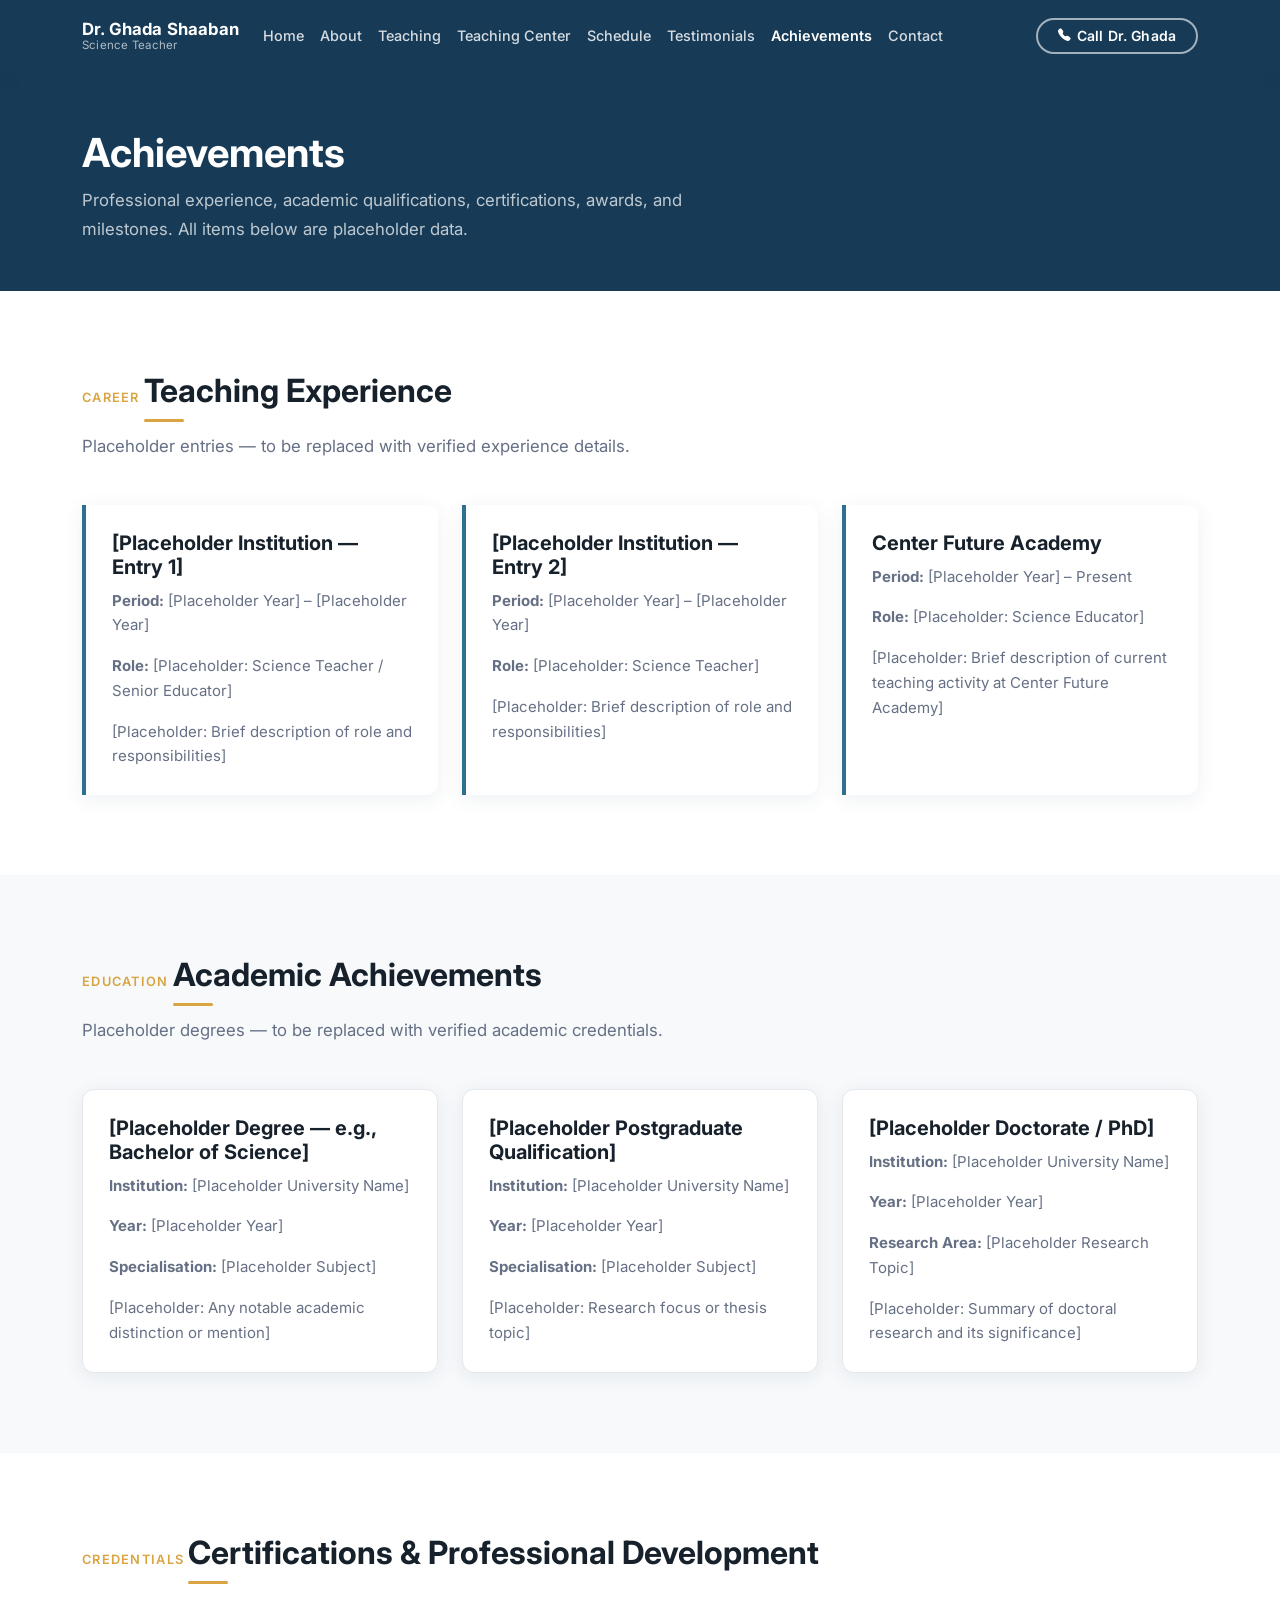
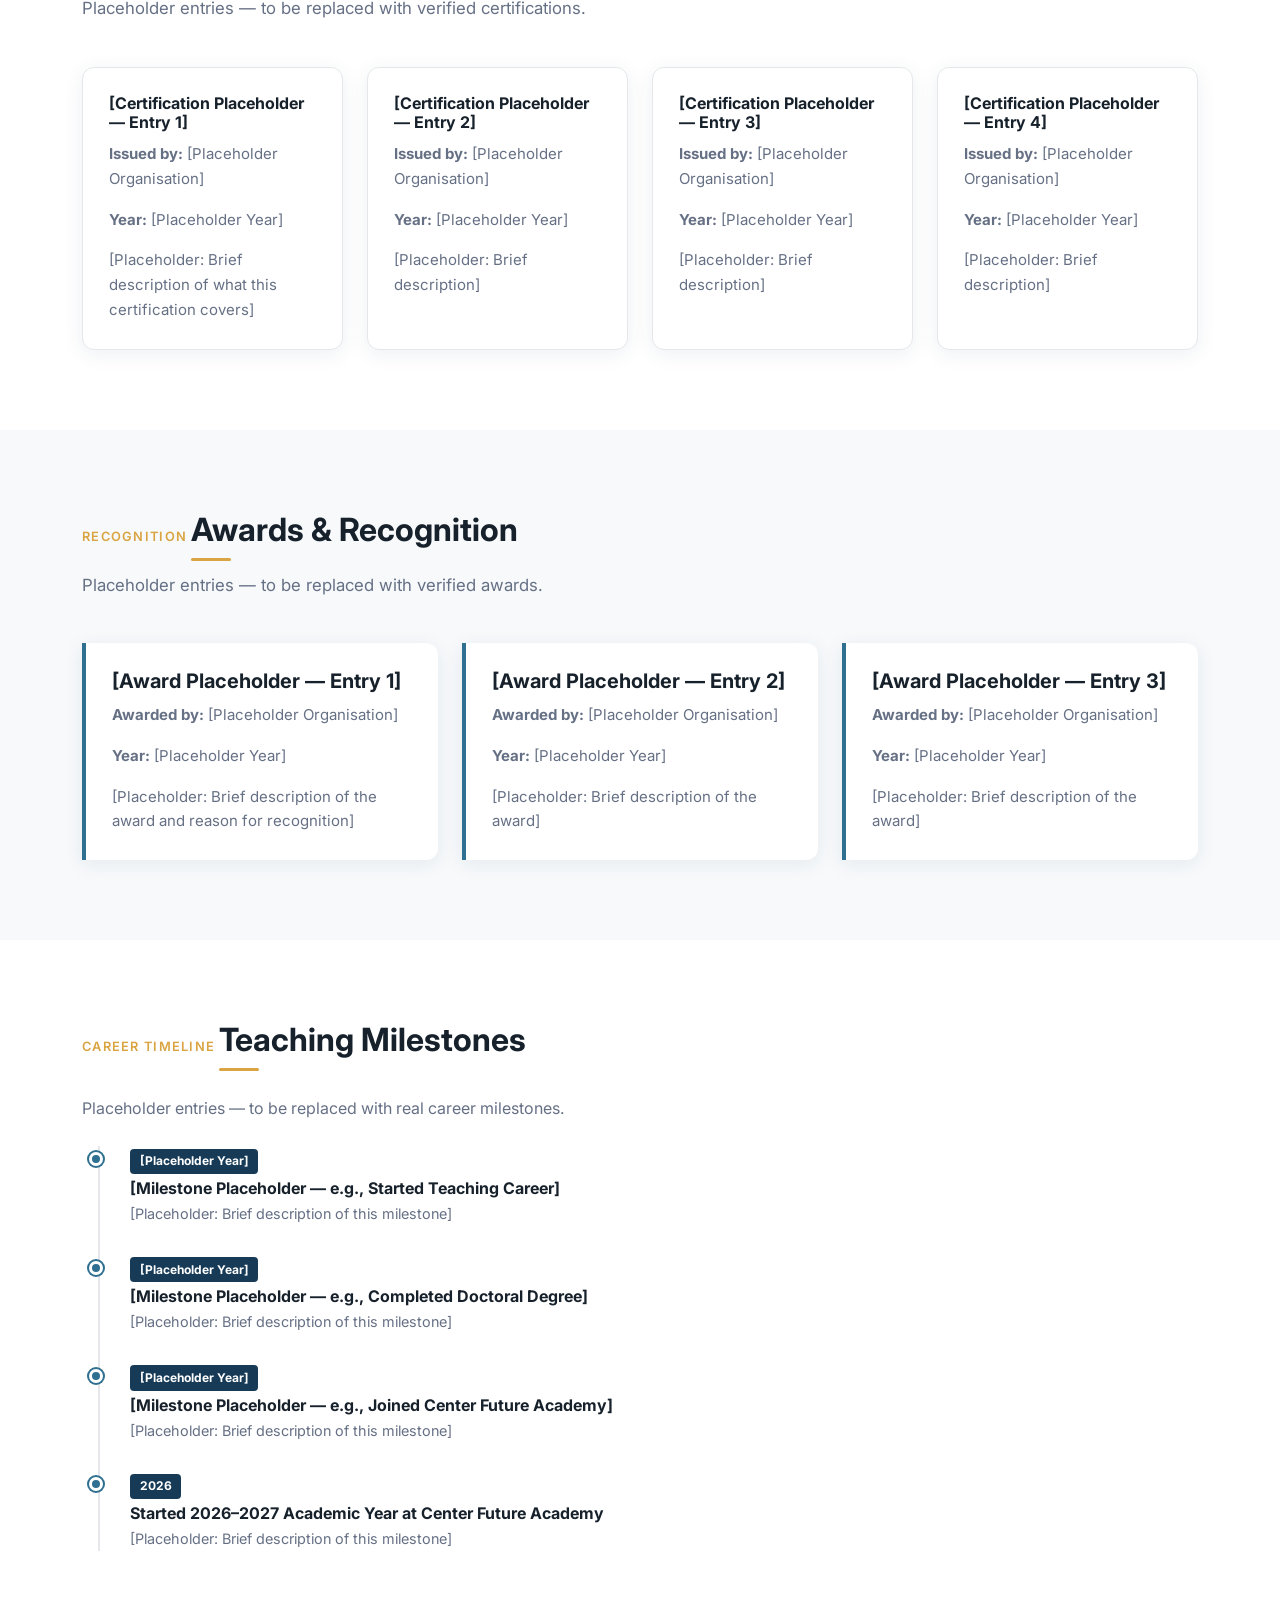
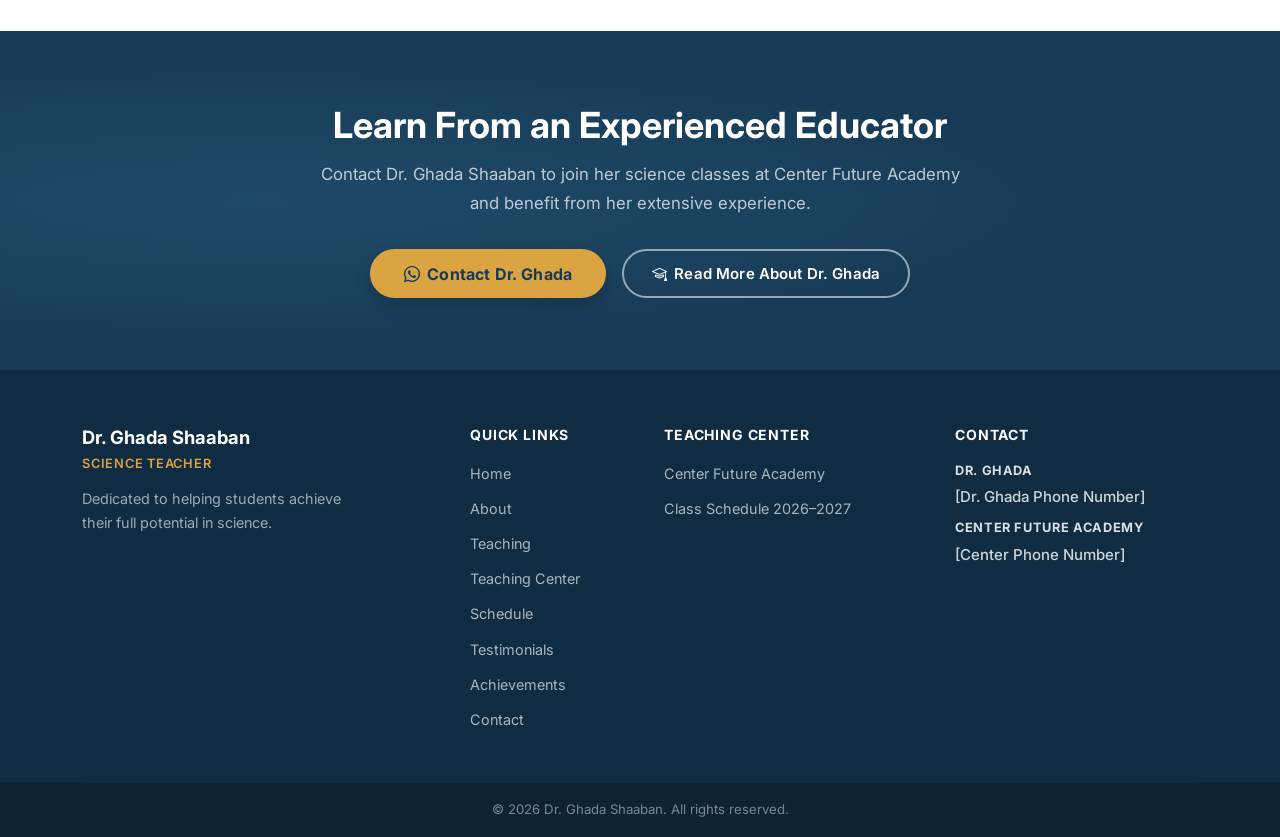
<file: pages/achievements.html>
<!DOCTYPE html>
<html lang="en">
<head>
    <meta charset="UTF-8">
    <meta name="viewport" content="width=device-width, initial-scale=1.0">
    <title>Achievements — Dr. Ghada Shaaban Science Teacher</title>
    <meta name="description" content="Explore the academic achievements, certifications, awards, and teaching milestones of Dr. Ghada Shaaban, Science Teacher at Center Future Academy.">
    <link href="https://cdn.jsdelivr.net/npm/bootstrap@5.3.8/dist/css/bootstrap.min.css" rel="stylesheet" integrity="sha384-sRIl4kxILFvY47J16cr9ZwB07vP4J8+LH7qKQnuqkuIAvNWLzeN8tE5YBujZqJLB" crossorigin="anonymous">
    <link rel="preconnect" href="https://fonts.googleapis.com">
    <link rel="preconnect" href="https://fonts.gstatic.com" crossorigin>
    <link href="https://fonts.googleapis.com/css2?family=Inter:wght@400;500;600;700;800&display=swap" rel="stylesheet">
    <link rel="stylesheet" href="https://cdn.jsdelivr.net/npm/bootstrap-icons@1.13.1/font/bootstrap-icons.min.css">
    <link rel="stylesheet" href="../css/style.css">
</head>
<body>

    <!-- ===== NAVBAR ===== -->
    <header>
        <nav class="navbar navbar-expand-lg" aria-label="Main navigation">
            <div class="container">
                <a class="navbar-brand" href="../index.html">
                    <span>Dr. Ghada Shaaban</span>
                    <small>Science Teacher</small>
                </a>
                <button class="navbar-toggler" type="button" data-bs-toggle="collapse"
                    data-bs-target="#navbarMain" aria-controls="navbarMain"
                    aria-expanded="false" aria-label="Toggle navigation">
                    <span class="navbar-toggler-icon"></span>
                </button>
                <div class="collapse navbar-collapse" id="navbarMain">
                    <ul class="navbar-nav me-auto mb-2 mb-lg-0">
                        <li class="nav-item"><a class="nav-link" href="../index.html">Home</a></li>
                        <li class="nav-item"><a class="nav-link" href="about.html">About</a></li>
                        <li class="nav-item"><a class="nav-link" href="teaching.html">Teaching</a></li>
                        <li class="nav-item"><a class="nav-link" href="centers.html">Teaching Center</a></li>
                        <li class="nav-item"><a class="nav-link" href="schedule.html">Schedule</a></li>
                        <li class="nav-item"><a class="nav-link" href="testimonials.html">Testimonials</a></li>
                        <li class="nav-item"><a class="nav-link active" aria-current="page" href="achievements.html">Achievements</a></li>
                        <li class="nav-item"><a class="nav-link" href="contact.html">Contact</a></li>
                    </ul>
                    <a href="tel:+201000000000" class="btn btn-outline-primary">
                        <i class="bi bi-telephone-fill"></i> Call Dr. Ghada
                    </a>
                </div>
            </div>
        </nav>
    </header>

    <main>

        <!-- ===== PAGE HERO ===== -->
        <section class="page-hero" aria-labelledby="achievements-page-heading">
            <div class="container">
                <h1 id="achievements-page-heading">Achievements</h1>
                <p>
                    Professional experience, academic qualifications, certifications, awards, and milestones.
                    All items below are placeholder data. <!-- [Placeholder: Replace with verified information] -->
                </p>
            </div>
        </section>

        <!-- ===== TEACHING EXPERIENCE ===== -->
        <section class="section-white" aria-labelledby="experience-section-heading">
            <div class="container">
                <div class="section-header">
                    <span class="section-label">Career</span>
                    <h2 id="experience-section-heading" class="heading-accent">Teaching Experience</h2>
                    <p>Placeholder entries — to be replaced with verified experience details. <!-- [Placeholder] --></p>
                </div>
                <div class="row g-4">
                    <div class="col-md-4">
                        <article class="card achievement-card h-100">
                            <div class="card-body">
                                <h3 class="card-title h5">[Placeholder Institution — Entry 1]</h3>
                                <p class="card-text"><strong>Period:</strong> [Placeholder Year] – [Placeholder Year]</p>
                                <p class="card-text"><strong>Role:</strong> [Placeholder: Science Teacher / Senior Educator]</p>
                                <p class="card-text">[Placeholder: Brief description of role and responsibilities]</p>
                            </div>
                        </article>
                    </div>
                    <div class="col-md-4">
                        <article class="card achievement-card h-100">
                            <div class="card-body">
                                <h3 class="card-title h5">[Placeholder Institution — Entry 2]</h3>
                                <p class="card-text"><strong>Period:</strong> [Placeholder Year] – [Placeholder Year]</p>
                                <p class="card-text"><strong>Role:</strong> [Placeholder: Science Teacher]</p>
                                <p class="card-text">[Placeholder: Brief description of role and responsibilities]</p>
                            </div>
                        </article>
                    </div>
                    <div class="col-md-4">
                        <article class="card achievement-card h-100">
                            <div class="card-body">
                                <h3 class="card-title h5">Center Future Academy</h3>
                                <p class="card-text"><strong>Period:</strong> [Placeholder Year] – Present</p>
                                <p class="card-text"><strong>Role:</strong> [Placeholder: Science Educator]</p>
                                <p class="card-text">[Placeholder: Brief description of current teaching activity at Center Future Academy]</p>
                            </div>
                        </article>
                    </div>
                </div>
            </div>
        </section>

        <!-- ===== ACADEMIC ACHIEVEMENTS ===== -->
        <section class="section-light" aria-labelledby="academic-achievements-heading">
            <div class="container">
                <div class="section-header">
                    <span class="section-label">Education</span>
                    <h2 id="academic-achievements-heading" class="heading-accent">Academic Achievements</h2>
                    <p>Placeholder degrees — to be replaced with verified academic credentials. <!-- [Placeholder] --></p>
                </div>
                <div class="row g-4">
                    <div class="col-md-4">
                        <article class="card h-100">
                            <div class="card-body">
                                <h3 class="card-title h5">[Placeholder Degree — e.g., Bachelor of Science]</h3>
                                <p class="card-text"><strong>Institution:</strong> [Placeholder University Name]</p>
                                <p class="card-text"><strong>Year:</strong> [Placeholder Year]</p>
                                <p class="card-text"><strong>Specialisation:</strong> [Placeholder Subject]</p>
                                <p class="card-text">[Placeholder: Any notable academic distinction or mention]</p>
                            </div>
                        </article>
                    </div>
                    <div class="col-md-4">
                        <article class="card h-100">
                            <div class="card-body">
                                <h3 class="card-title h5">[Placeholder Postgraduate Qualification]</h3>
                                <p class="card-text"><strong>Institution:</strong> [Placeholder University Name]</p>
                                <p class="card-text"><strong>Year:</strong> [Placeholder Year]</p>
                                <p class="card-text"><strong>Specialisation:</strong> [Placeholder Subject]</p>
                                <p class="card-text">[Placeholder: Research focus or thesis topic]</p>
                            </div>
                        </article>
                    </div>
                    <div class="col-md-4">
                        <article class="card h-100">
                            <div class="card-body">
                                <h3 class="card-title h5">[Placeholder Doctorate / PhD]</h3>
                                <p class="card-text"><strong>Institution:</strong> [Placeholder University Name]</p>
                                <p class="card-text"><strong>Year:</strong> [Placeholder Year]</p>
                                <p class="card-text"><strong>Research Area:</strong> [Placeholder Research Topic]</p>
                                <p class="card-text">[Placeholder: Summary of doctoral research and its significance]</p>
                            </div>
                        </article>
                    </div>
                </div>
            </div>
        </section>

        <!-- ===== CERTIFICATIONS ===== -->
        <section class="section-white" aria-labelledby="certifications-heading">
            <div class="container">
                <div class="section-header">
                    <span class="section-label">Credentials</span>
                    <h2 id="certifications-heading" class="heading-accent">Certifications &amp; Professional Development</h2>
                    <p>Placeholder entries — to be replaced with verified certifications. <!-- [Placeholder] --></p>
                </div>
                <div class="row g-4">
                    <div class="col-md-6 col-lg-3">
                        <article class="card h-100">
                            <div class="card-body">
                                <h3 class="card-title h6">[Certification Placeholder — Entry 1]</h3>
                                <p class="card-text"><strong>Issued by:</strong> [Placeholder Organisation]</p>
                                <p class="card-text"><strong>Year:</strong> [Placeholder Year]</p>
                                <p class="card-text">[Placeholder: Brief description of what this certification covers]</p>
                            </div>
                        </article>
                    </div>
                    <div class="col-md-6 col-lg-3">
                        <article class="card h-100">
                            <div class="card-body">
                                <h3 class="card-title h6">[Certification Placeholder — Entry 2]</h3>
                                <p class="card-text"><strong>Issued by:</strong> [Placeholder Organisation]</p>
                                <p class="card-text"><strong>Year:</strong> [Placeholder Year]</p>
                                <p class="card-text">[Placeholder: Brief description]</p>
                            </div>
                        </article>
                    </div>
                    <div class="col-md-6 col-lg-3">
                        <article class="card h-100">
                            <div class="card-body">
                                <h3 class="card-title h6">[Certification Placeholder — Entry 3]</h3>
                                <p class="card-text"><strong>Issued by:</strong> [Placeholder Organisation]</p>
                                <p class="card-text"><strong>Year:</strong> [Placeholder Year]</p>
                                <p class="card-text">[Placeholder: Brief description]</p>
                            </div>
                        </article>
                    </div>
                    <div class="col-md-6 col-lg-3">
                        <article class="card h-100">
                            <div class="card-body">
                                <h3 class="card-title h6">[Certification Placeholder — Entry 4]</h3>
                                <p class="card-text"><strong>Issued by:</strong> [Placeholder Organisation]</p>
                                <p class="card-text"><strong>Year:</strong> [Placeholder Year]</p>
                                <p class="card-text">[Placeholder: Brief description]</p>
                            </div>
                        </article>
                    </div>
                </div>
            </div>
        </section>

        <!-- ===== AWARDS ===== -->
        <section class="section-light" aria-labelledby="awards-heading">
            <div class="container">
                <div class="section-header">
                    <span class="section-label">Recognition</span>
                    <h2 id="awards-heading" class="heading-accent">Awards &amp; Recognition</h2>
                    <p>Placeholder entries — to be replaced with verified awards. <!-- [Placeholder] --></p>
                </div>
                <div class="row g-4">
                    <div class="col-md-4">
                        <article class="card achievement-card h-100">
                            <div class="card-body">
                                <h3 class="card-title h5">[Award Placeholder — Entry 1]</h3>
                                <p class="card-text"><strong>Awarded by:</strong> [Placeholder Organisation]</p>
                                <p class="card-text"><strong>Year:</strong> [Placeholder Year]</p>
                                <p class="card-text">[Placeholder: Brief description of the award and reason for recognition]</p>
                            </div>
                        </article>
                    </div>
                    <div class="col-md-4">
                        <article class="card achievement-card h-100">
                            <div class="card-body">
                                <h3 class="card-title h5">[Award Placeholder — Entry 2]</h3>
                                <p class="card-text"><strong>Awarded by:</strong> [Placeholder Organisation]</p>
                                <p class="card-text"><strong>Year:</strong> [Placeholder Year]</p>
                                <p class="card-text">[Placeholder: Brief description of the award]</p>
                            </div>
                        </article>
                    </div>
                    <div class="col-md-4">
                        <article class="card achievement-card h-100">
                            <div class="card-body">
                                <h3 class="card-title h5">[Award Placeholder — Entry 3]</h3>
                                <p class="card-text"><strong>Awarded by:</strong> [Placeholder Organisation]</p>
                                <p class="card-text"><strong>Year:</strong> [Placeholder Year]</p>
                                <p class="card-text">[Placeholder: Brief description of the award]</p>
                            </div>
                        </article>
                    </div>
                </div>
            </div>
        </section>

        <!-- ===== TEACHING MILESTONES ===== -->
        <section class="section-white" aria-labelledby="milestones-heading">
            <div class="container">
                <div class="row g-5">
                    <div class="col-lg-7">
                        <span class="section-label">Career Timeline</span>
                        <h2 id="milestones-heading" class="heading-accent">Teaching Milestones</h2>
                        <p class="mt-3 mb-4" style="color: var(--muted);">
                            Placeholder entries — to be replaced with real career milestones. <!-- [Placeholder] -->
                        </p>
                        <ol class="milestone-list" aria-label="Career milestones">
                            <li>
                                <span class="milestone-year">[Placeholder Year]</span>
                                <h3>[Milestone Placeholder — e.g., Started Teaching Career]</h3>
                                <p>[Placeholder: Brief description of this milestone]</p>
                            </li>
                            <li>
                                <span class="milestone-year">[Placeholder Year]</span>
                                <h3>[Milestone Placeholder — e.g., Completed Doctoral Degree]</h3>
                                <p>[Placeholder: Brief description of this milestone]</p>
                            </li>
                            <li>
                                <span class="milestone-year">[Placeholder Year]</span>
                                <h3>[Milestone Placeholder — e.g., Joined Center Future Academy]</h3>
                                <p>[Placeholder: Brief description of this milestone]</p>
                            </li>
                            <li>
                                <span class="milestone-year">2026</span>
                                <h3>Started 2026–2027 Academic Year at Center Future Academy</h3>
                                <p>[Placeholder: Brief description of this milestone]</p>
                            </li>
                        </ol>
                    </div>
                </div>
            </div>
        </section>

        <!-- ===== CTA ===== -->
        <section class="cta-section" aria-labelledby="achievements-cta-heading">
            <div class="container position-relative text-center">
                <div class="row justify-content-center">
                    <div class="col-lg-7">
                        <h2 id="achievements-cta-heading">Learn From an Experienced Educator</h2>
                        <p>
                            Contact Dr. Ghada Shaaban to join her science classes at Center Future Academy
                            and benefit from her extensive experience.
                        </p>
                        <div class="d-flex gap-3 flex-wrap justify-content-center">
                            <a href="contact.html" class="btn btn-hero-primary shadow">
                                <i class="bi bi-whatsapp"></i> Contact Dr. Ghada
                            </a>
                            <a href="about.html" class="btn btn-hero-outline">
                                <i class="bi bi-mortarboard"></i> Read More About Dr. Ghada
                            </a>
                        </div>
                    </div>
                </div>
            </div>
        </section>

    </main>

    <!-- ===== FOOTER ===== -->
    <footer class="site-footer" aria-label="Site footer">
        <div class="container">
            <div class="row g-5">
                <div class="col-lg-4 col-md-6">
                    <h2>Dr. Ghada Shaaban</h2>
                    <span class="footer-tagline">Science Teacher</span>
                    <p class="footer-desc">Dedicated to helping students achieve their full potential in science.</p>
                </div>
                <nav class="col-lg-2 col-md-3 col-6" aria-label="Footer navigation">
                    <h3>Quick Links</h3>
                    <ul class="footer-links">
                        <li><a href="../index.html">Home</a></li>
                        <li><a href="about.html">About</a></li>
                        <li><a href="teaching.html">Teaching</a></li>
                        <li><a href="centers.html">Teaching Center</a></li>
                        <li><a href="schedule.html">Schedule</a></li>
                        <li><a href="testimonials.html">Testimonials</a></li>
                        <li><a href="achievements.html">Achievements</a></li>
                        <li><a href="contact.html">Contact</a></li>
                    </ul>
                </nav>
                <div class="col-lg-3 col-md-3 col-6">
                    <h3>Teaching Center</h3>
                    <ul class="footer-links">
                        <li><a href="centers.html">Center Future Academy</a></li>
                        <li><a href="schedule.html">Class Schedule 2026–2027</a></li>
                    </ul>
                </div>
                <div class="col-lg-3 col-md-6">
                    <h3>Contact</h3>
                    <address>
                        <p>
                            <strong>Dr. Ghada</strong>
                            <a href="tel:+201000000000">[Dr. Ghada Phone Number]</a>
                        </p>
                        <p>
                            <strong>Center Future Academy</strong>
                            <a href="tel:+201000000001">[Center Phone Number]</a>
                        </p>
                    </address>
                </div>
            </div>
            <hr class="footer-divider">
        </div>
        <div class="footer-bottom">
            <div class="container">
                <p>&copy; 2026 Dr. Ghada Shaaban. All rights reserved.</p>
            </div>
        </div>
    </footer>

    <script src="https://cdn.jsdelivr.net/npm/bootstrap@5.3.8/dist/js/bootstrap.bundle.min.js" integrity="sha384-FKyoEForCGlyvwx9Hj09JcYn3nv7wiPVlz7YYwJrWVcXK/BmnVDxM+D2scQbITxI" crossorigin="anonymous"></script>
</body>
</html>
</file>
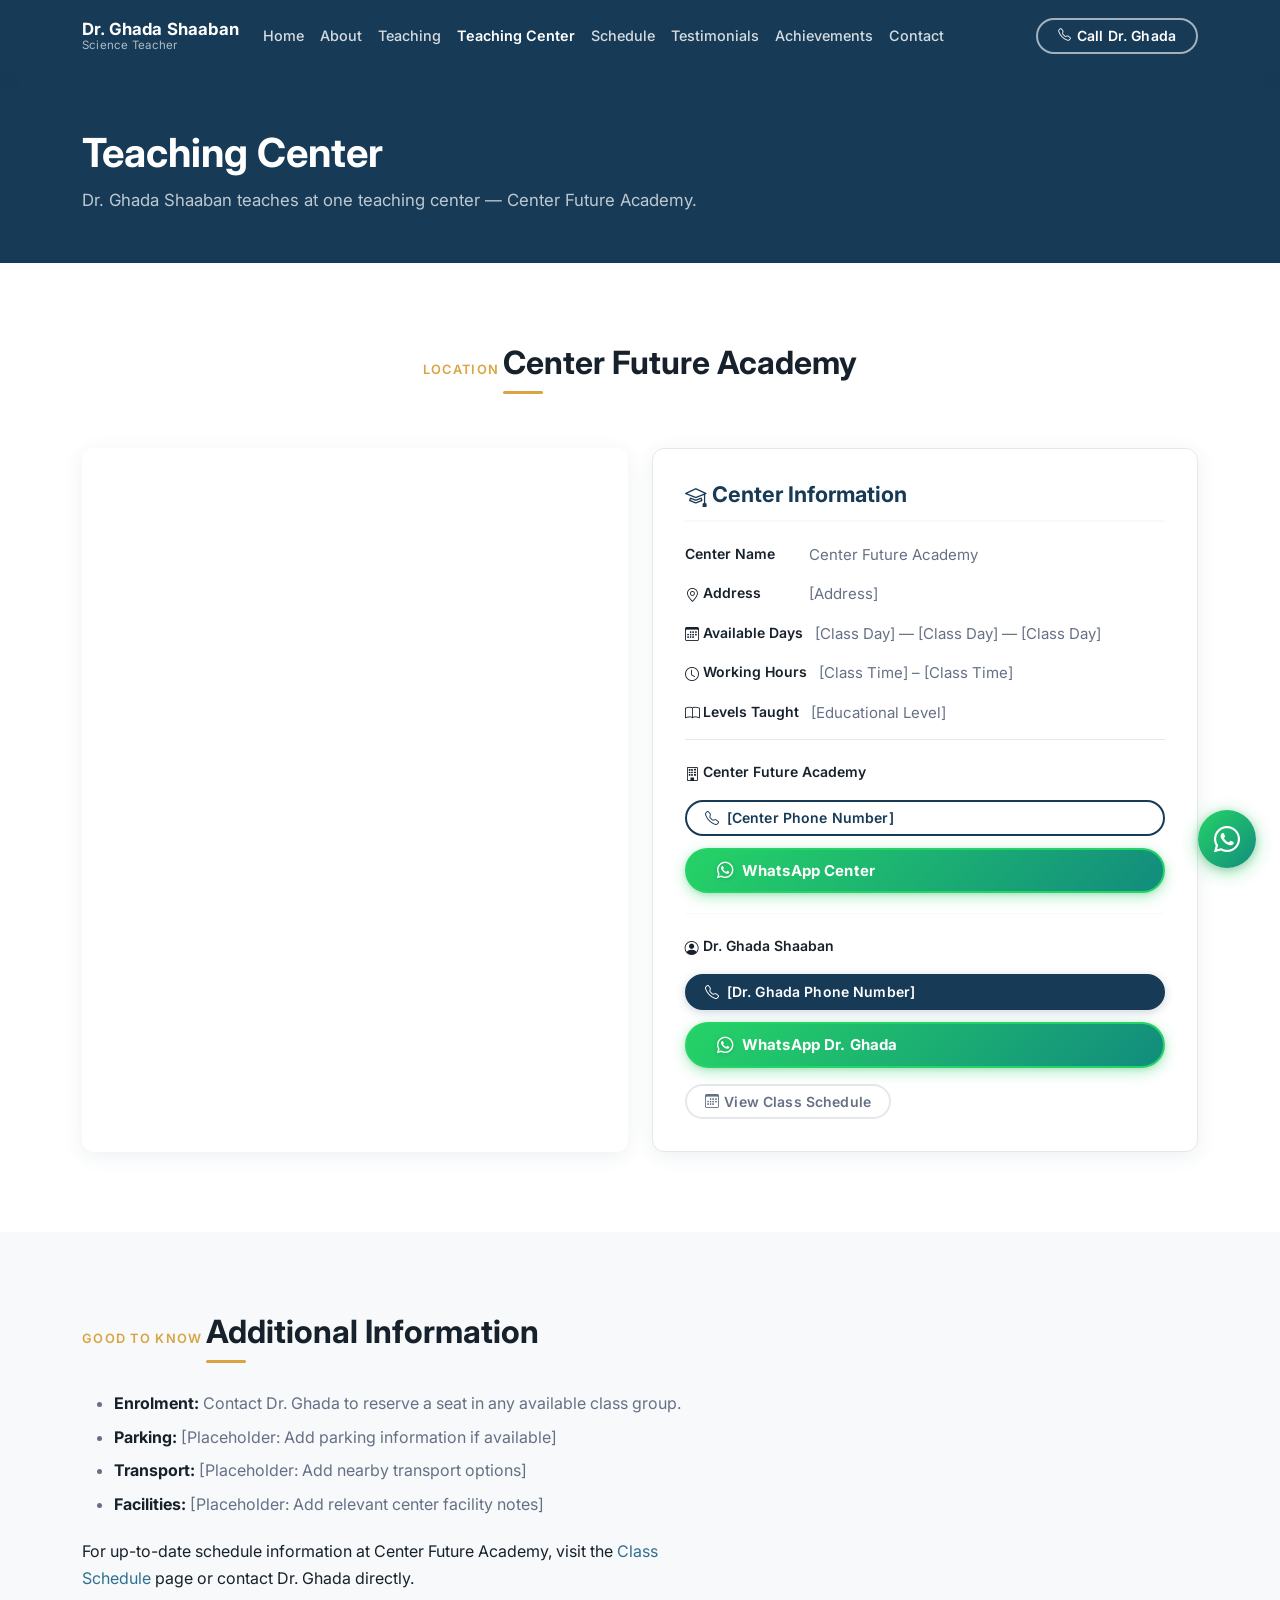
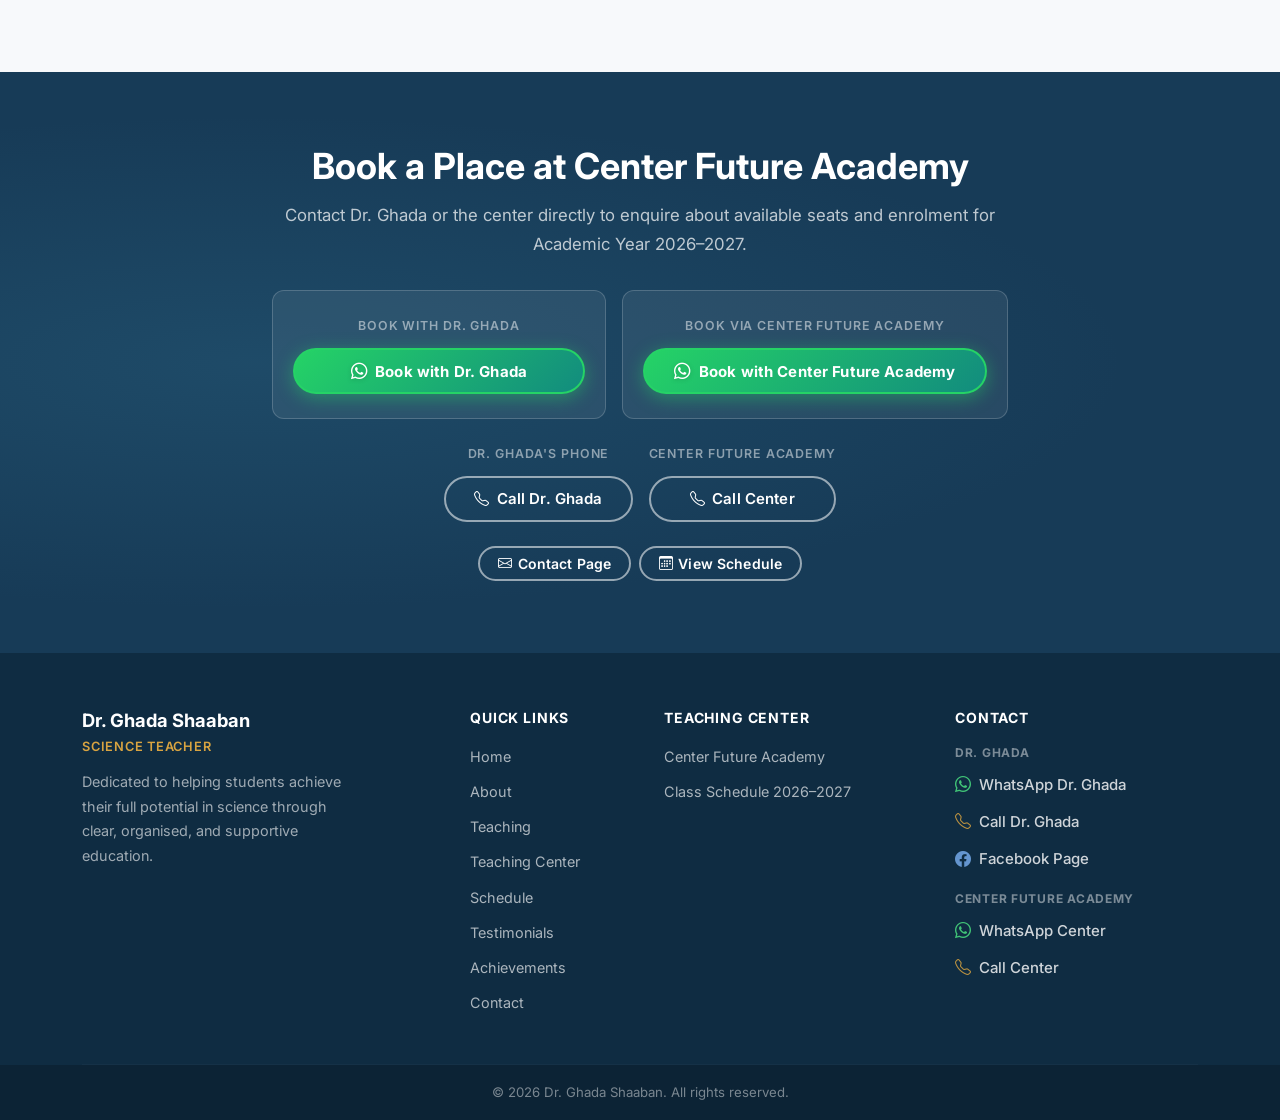
<file: pages/centers.html>
<!DOCTYPE html>
<html lang="en">
<head>
    <meta charset="UTF-8">
    <meta name="viewport" content="width=device-width, initial-scale=1.0">
    <title>Teaching Center — Dr. Ghada Shaaban Science Teacher</title>
    <meta name="description" content="Find the teaching center location for Dr. Ghada Shaaban — Center Future Academy. Includes address, map, available hours, and contact details.">
    <link href="https://cdn.jsdelivr.net/npm/bootstrap@5.3.8/dist/css/bootstrap.min.css" rel="stylesheet" integrity="sha384-sRIl4kxILFvY47J16cr9ZwB07vP4J8+LH7qKQnuqkuIAvNWLzeN8tE5YBujZqJLB" crossorigin="anonymous">
    <link rel="preconnect" href="https://fonts.googleapis.com">
    <link rel="preconnect" href="https://fonts.gstatic.com" crossorigin>
    <link href="https://fonts.googleapis.com/css2?family=Inter:wght@400;500;600;700;800&display=swap" rel="stylesheet">
    <link rel="stylesheet" href="https://cdn.jsdelivr.net/npm/bootstrap-icons@1.13.1/font/bootstrap-icons.min.css">
    <link rel="stylesheet" href="../css/style.css">
</head>
<body>

    <!-- ===== NAVBAR ===== -->
    <header>
        <nav class="navbar navbar-expand-lg" aria-label="Main navigation">
            <div class="container">
                <a class="navbar-brand" href="../index.html">
                    <span>Dr. Ghada Shaaban</span>
                    <small>Science Teacher</small>
                </a>
                <button class="navbar-toggler" type="button" data-bs-toggle="collapse"
                    data-bs-target="#navbarMain" aria-controls="navbarMain"
                    aria-expanded="false" aria-label="Toggle navigation">
                    <span class="navbar-toggler-icon"></span>
                </button>
                <div class="collapse navbar-collapse" id="navbarMain">
                    <ul class="navbar-nav me-auto mb-2 mb-lg-0">
                        <li class="nav-item"><a class="nav-link" href="../index.html">Home</a></li>
                        <li class="nav-item"><a class="nav-link" href="about.html">About</a></li>
                        <li class="nav-item"><a class="nav-link" href="teaching.html">Teaching</a></li>
                        <li class="nav-item"><a class="nav-link active" aria-current="page" href="centers.html">Teaching Center</a></li>
                        <li class="nav-item"><a class="nav-link" href="schedule.html">Schedule</a></li>
                        <li class="nav-item"><a class="nav-link" href="testimonials.html">Testimonials</a></li>
                        <li class="nav-item"><a class="nav-link" href="achievements.html">Achievements</a></li>
                        <li class="nav-item"><a class="nav-link" href="contact.html">Contact</a></li>
                    </ul>
                    <a href="tel:+201000000000" class="btn btn-outline-primary">
                        <i class="bi bi-telephone"></i> Call Dr. Ghada
                    </a>
                </div>
            </div>
        </nav>
    </header>

    <main>

        <!-- ===== PAGE HERO ===== -->
        <section class="page-hero" aria-labelledby="center-page-heading">
            <div class="container">
                <h1 id="center-page-heading">Teaching Center</h1>
                <p>Dr. Ghada Shaaban teaches at one teaching center — Center Future Academy.</p>
            </div>
        </section>

        <!-- ===== CENTER DETAILS ===== -->
        <section class="section-white" aria-labelledby="center-details-heading">
            <div class="container">
                <div class="section-header text-center mx-auto" style="max-width: 52ch;">
                    <span class="section-label">Location</span>
                    <h2 id="center-details-heading" class="heading-accent d-inline-block">Center Future Academy</h2>
                </div>
                <div class="row g-4 align-items-stretch">

                    <!-- Google Maps Embed -->
                    <div class="col-lg-6">
                        <div class="map-container">
                            <iframe
                                src="https://www.google.com/maps/embed?pb=!1m18!1m12!1m3!1d27631.231216569056!2d31.333964310839843!3d30.0396147!2m3!1f0!2f0!3f0!3m2!1i1024!2i768!4f13.1!3m3!1m2!1s0x14583d9f7e7c1849%3A0xe418fe42e3eeb33a!2sCenter%20Future%20Academy!5e0!3m2!1sen!2seg!4v1788107397551!5m2!1sen!2seg"
                                title="Center Future Academy location on Google Maps"
                                allowfullscreen=""
                                loading="lazy"
                                referrerpolicy="strict-origin-when-cross-origin"
                                style="border:0;"
                            ></iframe>
                        </div>
                    </div>

                    <!-- Center Information -->
                    <div class="col-lg-6">
                        <div class="center-info-card">
                            <h3><i class="bi bi-mortarboard" aria-hidden="true"></i> Center Information</h3>

                            <div class="info-row">
                                <span class="info-label">Center Name</span>
                                <span class="info-value">Center Future Academy</span>
                            </div>

                            <div class="info-row">
                                <span class="info-label"><i class="bi bi-geo-alt" aria-hidden="true"></i> Address</span>
                                <!-- [Placeholder: Replace with real address] -->
                                <span class="info-value">[Address]</span>
                            </div>

                            <div class="info-row">
                                <span class="info-label"><i class="bi bi-calendar3" aria-hidden="true"></i> Available Days</span>
                                <!-- [Placeholder: Replace with real available days] -->
                                <span class="info-value">[Class Day] — [Class Day] — [Class Day]</span>
                            </div>

                            <div class="info-row">
                                <span class="info-label"><i class="bi bi-clock" aria-hidden="true"></i> Working Hours</span>
                                <!-- [Placeholder: Replace with real working hours] -->
                                <span class="info-value">[Class Time] – [Class Time]</span>
                            </div>

                            <div class="info-row">
                                <span class="info-label"><i class="bi bi-book" aria-hidden="true"></i> Levels Taught</span>
                                <!-- [Placeholder: Replace with educational levels] -->
                                <span class="info-value">[Educational Level]</span>
                            </div>

                            <!-- Contact block with icons -->
                            <div class="center-contact-block mt-auto">

                                <p style="font-weight: 600; font-size: 0.875rem; color: var(--text); margin-bottom: 0.25rem;">
                                    <i class="bi bi-building" aria-hidden="true"></i> Center Future Academy
                                </p>
                                <!-- [Placeholder: Replace with Center Future Academy's real phone number] -->
                                <a href="tel:+201000000001" class="btn btn-outline-primary btn-sm">
                                    <i class="bi bi-telephone"></i> [Center Phone Number]
                                </a>
                                <!-- [Placeholder: Replace 201000000002 with Center's real WhatsApp number] -->
                                <a href="https://wa.me/201000000002?text=Hello%2C%20I%20would%20like%20to%20book%20a%20Science%20class%20with%20Dr.%20Ghada%20Shaaban%20at%20Center%20Future%20Academy%20for%20the%202026%E2%80%932027%20academic%20year." class="btn btn-whatsapp btn-sm" target="_blank" rel="noopener noreferrer">
                                    <i class="bi bi-whatsapp"></i> WhatsApp Center
                                </a>

                                <hr style="border-color: var(--border); margin: 0.5rem 0;">

                                <p style="font-weight: 600; font-size: 0.875rem; color: var(--text); margin-bottom: 0.25rem;">
                                    <i class="bi bi-person-circle" aria-hidden="true"></i> Dr. Ghada Shaaban
                                </p>
                                <!-- [Placeholder: Replace with Dr. Ghada's real phone number] -->
                                <a href="tel:+201000000000" class="btn btn-primary btn-sm">
                                    <i class="bi bi-telephone"></i> [Dr. Ghada Phone Number]
                                </a>
                                <!-- [Placeholder: Replace 201000000000 with Dr. Ghada's real WhatsApp number] -->
                                <a href="https://wa.me/201000000000?text=Hello%20Dr.%20Ghada%2C%20I%20would%20like%20to%20book%20a%20Science%20class%20for%20the%202026%E2%80%932027%20academic%20year." class="btn btn-whatsapp btn-sm" target="_blank" rel="noopener noreferrer">
                                    <i class="bi bi-whatsapp"></i> WhatsApp Dr. Ghada
                                </a>
                            </div>

                            <div class="mt-3">
                                <a href="schedule.html" class="btn btn-outline-secondary btn-sm">
                                    <i class="bi bi-calendar3"></i> View Class Schedule
                                </a>
                            </div>
                        </div>
                    </div>

                </div>
            </div>
        </section>

        <!-- ===== ADDITIONAL INFO ===== -->
        <section class="section-light" aria-labelledby="center-notes-heading">
            <div class="container">
                <div class="row g-5">
                    <div class="col-lg-7">
                        <span class="section-label">Good to Know</span>
                        <h2 id="center-notes-heading" class="heading-accent">Additional Information</h2>
                        <ul class="mt-3" style="color: var(--muted); line-height: 2.1;">
                            <li><strong style="color: var(--text);">Enrolment:</strong> Contact Dr. Ghada to reserve a seat in any available class group.</li>
                            <li><strong style="color: var(--text);">Parking:</strong> [Placeholder: Add parking information if available]</li>
                            <li><strong style="color: var(--text);">Transport:</strong> [Placeholder: Add nearby transport options]</li>
                            <li><strong style="color: var(--text);">Facilities:</strong> [Placeholder: Add relevant center facility notes]</li>
                        </ul>
                        <p class="mt-3">
                            For up-to-date schedule information at Center Future Academy, visit the
                            <a href="schedule.html">Class Schedule</a> page or contact Dr. Ghada directly.
                        </p>
                    </div>
                </div>
            </div>
        </section>

        <!-- ===== CTA ===== -->
        <section class="cta-section" aria-labelledby="center-cta-heading">
            <div class="container position-relative text-center">
                <div class="row justify-content-center">
                    <div class="col-lg-8">
                        <h2 id="center-cta-heading">Book a Place at Center Future Academy</h2>
                        <p>
                            Contact Dr. Ghada or the center directly to enquire about available seats
                            and enrolment for Academic Year 2026–2027.
                        </p>
                        <!-- Booking options — equal visual weight -->
                        <div class="cta-booking-grid mb-4">
                            <div class="cta-booking-option">
                                <span class="cta-phone-label">Book with Dr. Ghada</span>
                                <a href="https://wa.me/201000000000?text=Hello%20Dr.%20Ghada%2C%20I%20would%20like%20to%20book%20a%20Science%20class%20for%20the%202026%E2%80%932027%20academic%20year." class="btn btn-whatsapp w-100" target="_blank" rel="noopener noreferrer">
                                    <i class="bi bi-whatsapp"></i> Book with Dr. Ghada
                                </a>
                            </div>
                            <div class="cta-booking-option">
                                <span class="cta-phone-label">Book via Center Future Academy</span>
                                <a href="https://wa.me/201000000002?text=Hello%2C%20I%20would%20like%20to%20book%20a%20Science%20class%20with%20Dr.%20Ghada%20Shaaban%20at%20Center%20Future%20Academy%20for%20the%202026%E2%80%932027%20academic%20year." class="btn btn-whatsapp w-100" target="_blank" rel="noopener noreferrer">
                                    <i class="bi bi-whatsapp"></i> Book with Center Future Academy
                                </a>
                            </div>
                        </div>
                        <!-- Phone contacts -->
                        <div class="cta-phone-row justify-content-center mb-4">
                            <div class="cta-phone-item">
                                <span class="cta-phone-label">Dr. Ghada's Phone</span>
                                <a href="tel:+201000000000" class="btn btn-light-outline">
                                    <i class="bi bi-telephone"></i> Call Dr. Ghada
                                </a>
                            </div>
                            <div class="cta-phone-item">
                                <span class="cta-phone-label">Center Future Academy</span>
                                <a href="tel:+201000000001" class="btn btn-light-outline">
                                    <i class="bi bi-telephone"></i> Call Center
                                </a>
                            </div>
                        </div>
                        <!-- Secondary links -->
                        <div class="d-flex gap-2 flex-wrap justify-content-center">
                            <a href="contact.html" class="btn btn-light-outline btn-sm">
                                <i class="bi bi-envelope"></i> Contact Page
                            </a>
                            <a href="schedule.html" class="btn btn-light-outline btn-sm">
                                <i class="bi bi-calendar3"></i> View Schedule
                            </a>
                        </div>
                    </div>
                </div>
            </div>
        </section>

    </main>

    <!-- ===== FOOTER ===== -->
    <footer class="site-footer" aria-label="Site footer">
        <div class="container">
            <div class="row g-5">
                <div class="col-lg-4 col-md-6">
                    <h2>Dr. Ghada Shaaban</h2>
                    <span class="footer-tagline">Science Teacher</span>
                    <p class="footer-desc">Dedicated to helping students achieve their full potential in science through clear, organised, and supportive education.</p>
                </div>
                <nav class="col-lg-2 col-md-3 col-6" aria-label="Footer navigation">
                    <h3>Quick Links</h3>
                    <ul class="footer-links">
                        <li><a href="../index.html">Home</a></li>
                        <li><a href="about.html">About</a></li>
                        <li><a href="teaching.html">Teaching</a></li>
                        <li><a href="centers.html">Teaching Center</a></li>
                        <li><a href="schedule.html">Schedule</a></li>
                        <li><a href="testimonials.html">Testimonials</a></li>
                        <li><a href="achievements.html">Achievements</a></li>
                        <li><a href="contact.html">Contact</a></li>
                    </ul>
                </nav>
                <div class="col-lg-3 col-md-3 col-6">
                    <h3>Teaching Center</h3>
                    <ul class="footer-links">
                        <li><a href="centers.html">Center Future Academy</a></li>
                        <li><a href="schedule.html">Class Schedule 2026–2027</a></li>
                    </ul>
                </div>
                <div class="col-lg-3 col-md-6">
                    <h3>Contact</h3>
                    <address>
                        <span class="footer-contact-subheading">Dr. Ghada</span>
                        <ul class="footer-contact-list">
                            <li>
                                <a href="https://wa.me/201000000000?text=Hello%20Dr.%20Ghada%2C%20I%20would%20like%20to%20ask%20about%20Science%20classes%20and%20the%202026%E2%80%932027%20schedule." target="_blank" rel="noopener noreferrer">
                                    <i class="bi bi-whatsapp" aria-hidden="true"></i> WhatsApp Dr. Ghada
                                </a>
                            </li>
                            <li>
                                <a href="tel:+201000000000">
                                    <i class="bi bi-telephone" aria-hidden="true"></i> Call Dr. Ghada
                                </a>
                            </li>
                            <li>
                                <a href="[Dr. Ghada Facebook Page URL]" target="_blank" rel="noopener noreferrer">
                                    <i class="bi bi-facebook" aria-hidden="true"></i> Facebook Page
                                </a>
                            </li>
                        </ul>
                        <span class="footer-contact-subheading">Center Future Academy</span>
                        <ul class="footer-contact-list">
                            <li>
                                <a href="https://wa.me/201000000002?text=Hello%2C%20I%20would%20like%20to%20book%20a%20Science%20class%20with%20Dr.%20Ghada%20Shaaban%20at%20Center%20Future%20Academy%20for%20the%202026%E2%80%932027%20academic%20year." target="_blank" rel="noopener noreferrer">
                                    <i class="bi bi-whatsapp" aria-hidden="true"></i> WhatsApp Center
                                </a>
                            </li>
                            <li>
                                <a href="tel:+201000000001">
                                    <i class="bi bi-telephone" aria-hidden="true"></i> Call Center
                                </a>
                            </li>
                        </ul>
                    </address>
                </div>
            </div>
            <hr class="footer-divider">
        </div>
        <div class="footer-bottom">
            <div class="container">
                <p>&copy; 2026 Dr. Ghada Shaaban. All rights reserved.</p>
            </div>
        </div>
    </footer>

    <!-- ===== FLOATING WHATSAPP BUTTON ===== -->
    <div class="whatsapp-float" aria-label="Chat on WhatsApp">
        <!-- [Placeholder: Replace 201000000000 with Dr. Ghada's real WhatsApp number] -->
        <a
            class="whatsapp-float__btn"
            href="https://wa.me/201000000000?text=Hello%20Dr.%20Ghada%2C%20I%20would%20like%20to%20ask%20about%20Science%20classes%20and%20the%202026%E2%80%932027%20schedule."
            target="_blank"
            rel="noopener noreferrer"
            aria-label="Chat with Dr. Ghada on WhatsApp"
        >
            <i class="bi bi-whatsapp" aria-hidden="true"></i>
            <span class="whatsapp-float__label">Chat with Dr. Ghada</span>
        </a>
    </div>

    <script src="https://cdn.jsdelivr.net/npm/bootstrap@5.3.8/dist/js/bootstrap.bundle.min.js" integrity="sha384-FKyoEForCGlyvwx9Hj09JcYn3nv7wiPVlz7YYwJrWVcXK/BmnVDxM+D2scQbITxI" crossorigin="anonymous"></script>
</body>
</html>
</file>
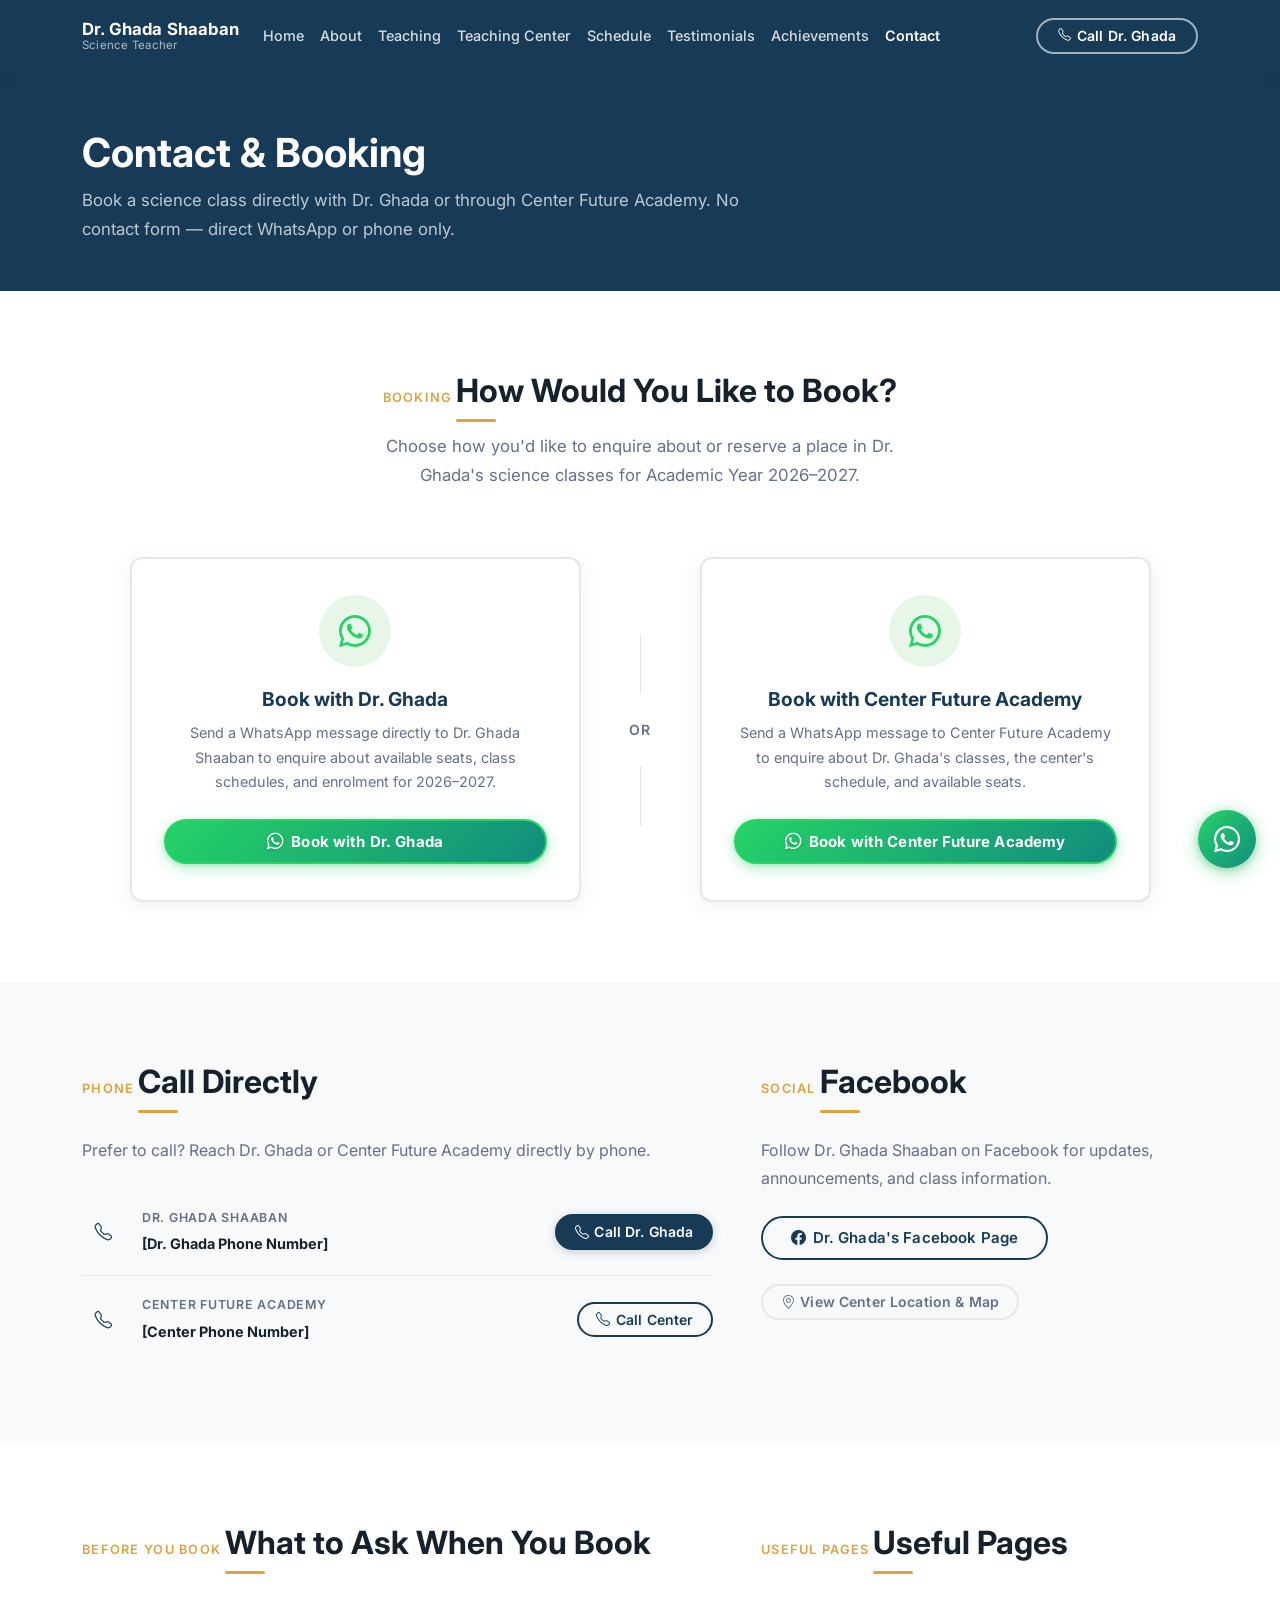
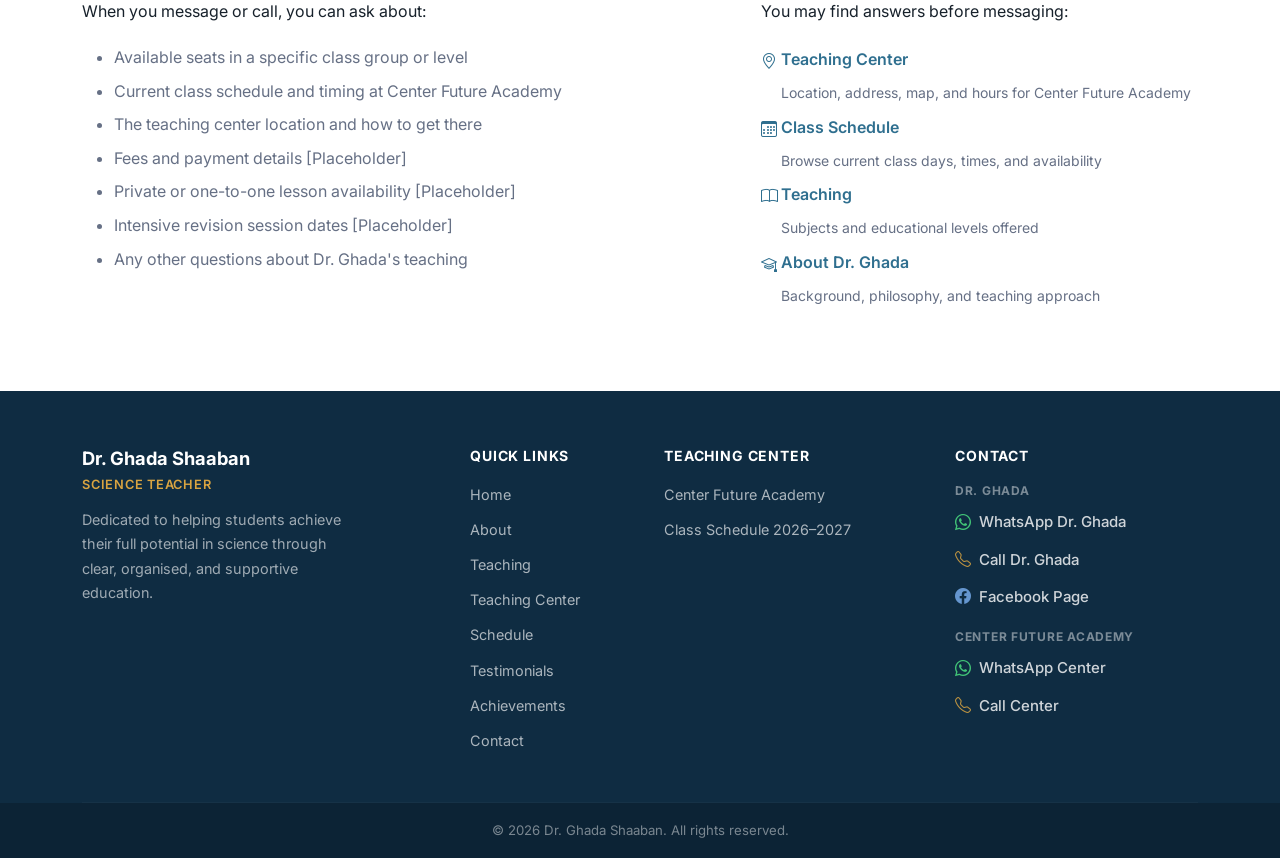
<file: pages/contact.html>
<!DOCTYPE html>
<html lang="en">
<head>
    <meta charset="UTF-8">
    <meta name="viewport" content="width=device-width, initial-scale=1.0">
    <title>Contact — Dr. Ghada Shaaban Science Teacher</title>
    <meta name="description" content="Contact Dr. Ghada Shaaban or Center Future Academy to enquire about science classes, available seats, schedule, and the teaching center location.">
    <link href="https://cdn.jsdelivr.net/npm/bootstrap@5.3.8/dist/css/bootstrap.min.css" rel="stylesheet" integrity="sha384-sRIl4kxILFvY47J16cr9ZwB07vP4J8+LH7qKQnuqkuIAvNWLzeN8tE5YBujZqJLB" crossorigin="anonymous">
    <link rel="preconnect" href="https://fonts.googleapis.com">
    <link rel="preconnect" href="https://fonts.gstatic.com" crossorigin>
    <link href="https://fonts.googleapis.com/css2?family=Inter:wght@400;500;600;700;800&display=swap" rel="stylesheet">
    <link rel="stylesheet" href="https://cdn.jsdelivr.net/npm/bootstrap-icons@1.13.1/font/bootstrap-icons.min.css">
    <link rel="stylesheet" href="../css/style.css">
</head>
<body>

    <!-- ===== NAVBAR ===== -->
    <header>
        <nav class="navbar navbar-expand-lg" aria-label="Main navigation">
            <div class="container">
                <a class="navbar-brand" href="../index.html">
                    <span>Dr. Ghada Shaaban</span>
                    <small>Science Teacher</small>
                </a>
                <button class="navbar-toggler" type="button" data-bs-toggle="collapse"
                    data-bs-target="#navbarMain" aria-controls="navbarMain"
                    aria-expanded="false" aria-label="Toggle navigation">
                    <span class="navbar-toggler-icon"></span>
                </button>
                <div class="collapse navbar-collapse" id="navbarMain">
                    <ul class="navbar-nav me-auto mb-2 mb-lg-0">
                        <li class="nav-item"><a class="nav-link" href="../index.html">Home</a></li>
                        <li class="nav-item"><a class="nav-link" href="about.html">About</a></li>
                        <li class="nav-item"><a class="nav-link" href="teaching.html">Teaching</a></li>
                        <li class="nav-item"><a class="nav-link" href="centers.html">Teaching Center</a></li>
                        <li class="nav-item"><a class="nav-link" href="schedule.html">Schedule</a></li>
                        <li class="nav-item"><a class="nav-link" href="testimonials.html">Testimonials</a></li>
                        <li class="nav-item"><a class="nav-link" href="achievements.html">Achievements</a></li>
                        <li class="nav-item"><a class="nav-link active" aria-current="page" href="contact.html">Contact</a></li>
                    </ul>
                    <a href="tel:+201000000000" class="btn btn-outline-primary">
                        <i class="bi bi-telephone"></i> Call Dr. Ghada
                    </a>
                </div>
            </div>
        </nav>
    </header>

    <main>

        <!-- ===== PAGE HERO ===== -->
        <section class="page-hero" aria-labelledby="contact-page-heading">
            <div class="container">
                <h1 id="contact-page-heading">Contact &amp; Booking</h1>
                <p>Book a science class directly with Dr. Ghada or through Center Future Academy. No contact form — direct WhatsApp or phone only.</p>
            </div>
        </section>

        <!-- ===== BOOKING — TWO PRIMARY ACTIONS ===== -->
        <section class="section-white" aria-labelledby="booking-heading">
            <div class="container">
                <div class="section-header text-center mx-auto" style="max-width: 56ch;">
                    <span class="section-label">Booking</span>
                    <h2 id="booking-heading" class="heading-accent">How Would You Like to Book?</h2>
                    <p class="booking-section-intro">
                        Choose how you'd like to enquire about or reserve a place in Dr. Ghada's science classes for Academic Year 2026–2027.
                    </p>
                </div>

                <div class="row g-4 justify-content-center mt-2">

                    <!-- Book with Dr. Ghada -->
                    <div class="col-md-5">
                        <div class="booking-card">
                            <div class="booking-card__icon" aria-hidden="true">
                                <i class="bi bi-whatsapp"></i>
                            </div>
                            <h3 class="booking-card__title">Book with Dr. Ghada</h3>
                            <p class="booking-card__desc">
                                Send a WhatsApp message directly to Dr. Ghada Shaaban to enquire about available seats, class schedules, and enrolment for 2026–2027.
                            </p>
                            <!-- [Placeholder: Replace 201000000000 with Dr. Ghada's real WhatsApp number] -->
                            <a href="https://wa.me/201000000000?text=Hello%20Dr.%20Ghada%2C%20I%20would%20like%20to%20book%20a%20Science%20class%20for%20the%202026%E2%80%932027%20academic%20year." class="btn btn-whatsapp w-100" target="_blank" rel="noopener noreferrer">
                                <i class="bi bi-whatsapp"></i> Book with Dr. Ghada
                            </a>
                        </div>
                    </div>

                    <!-- OR divider -->
                    <div class="col-md-1 d-flex align-items-center justify-content-center">
                        <div class="booking-or-divider d-none d-md-flex flex-column" style="height: 100%; min-height: 120px;">
                            <div style="flex:1; width:1px; background: var(--border); margin: 0 auto;"></div>
                            <span style="font-size:0.875rem; font-weight:600; color:var(--muted); padding:0.5rem 0; white-space:nowrap;">OR</span>
                            <div style="flex:1; width:1px; background: var(--border); margin: 0 auto;"></div>
                        </div>
                        <div class="booking-or-divider d-flex d-md-none w-100">
                            <span>OR</span>
                        </div>
                    </div>

                    <!-- Book with Center Future Academy -->
                    <div class="col-md-5">
                        <div class="booking-card">
                            <div class="booking-card__icon" aria-hidden="true">
                                <i class="bi bi-whatsapp"></i>
                            </div>
                            <h3 class="booking-card__title">Book with Center Future Academy</h3>
                            <p class="booking-card__desc">
                                Send a WhatsApp message to Center Future Academy to enquire about Dr. Ghada's classes, the center's schedule, and available seats.
                            </p>
                            <!-- [Placeholder: Replace 201000000002 with Center Future Academy's real WhatsApp number] -->
                            <a href="https://wa.me/201000000002?text=Hello%2C%20I%20would%20like%20to%20book%20a%20Science%20class%20with%20Dr.%20Ghada%20Shaaban%20at%20Center%20Future%20Academy%20for%20the%202026%E2%80%932027%20academic%20year." class="btn btn-whatsapp w-100" target="_blank" rel="noopener noreferrer">
                                <i class="bi bi-whatsapp"></i> Book with Center Future Academy
                            </a>
                        </div>
                    </div>

                </div>
            </div>
        </section>

        <!-- ===== PHONE CONTACTS ===== -->
        <section class="section-light" aria-labelledby="phone-contacts-heading">
            <div class="container">
                <div class="row g-5">
                    <div class="col-lg-7">
                        <span class="section-label">Phone</span>
                        <h2 id="phone-contacts-heading" class="heading-accent">Call Directly</h2>
                        <p class="mt-3" style="color: var(--muted);">
                            Prefer to call? Reach Dr. Ghada or Center Future Academy directly by phone.
                        </p>

                        <div class="mt-4">

                            <!-- Dr. Ghada Phone -->
                            <div class="phone-contact-row">
                                <div class="phone-contact-row__icon" aria-hidden="true">
                                    <i class="bi bi-telephone"></i>
                                </div>
                                <div class="phone-contact-row__info">
                                    <span class="phone-contact-row__label">Dr. Ghada Shaaban</span>
                                    <span class="phone-contact-row__name"><!-- [Placeholder: Replace with Dr. Ghada's real phone number] -->[Dr. Ghada Phone Number]</span>
                                </div>
                                <!-- [Placeholder: Replace with Dr. Ghada's real phone number] -->
                                <a href="tel:+201000000000" class="btn btn-primary btn-sm">
                                    <i class="bi bi-telephone"></i> Call Dr. Ghada
                                </a>
                            </div>

                            <!-- Center Phone -->
                            <div class="phone-contact-row">
                                <div class="phone-contact-row__icon" aria-hidden="true">
                                    <i class="bi bi-telephone"></i>
                                </div>
                                <div class="phone-contact-row__info">
                                    <span class="phone-contact-row__label">Center Future Academy</span>
                                    <span class="phone-contact-row__name"><!-- [Placeholder: Replace with Center's real phone number] -->[Center Phone Number]</span>
                                </div>
                                <!-- [Placeholder: Replace with Center Future Academy's real phone number] -->
                                <a href="tel:+201000000001" class="btn btn-outline-primary btn-sm">
                                    <i class="bi bi-telephone"></i> Call Center
                                </a>
                            </div>

                        </div>
                    </div>

                    <!-- Facebook -->
                    <div class="col-lg-5">
                        <span class="section-label">Social</span>
                        <h2 class="heading-accent" aria-label="Dr. Ghada's Facebook page">Facebook</h2>
                        <p class="mt-3" style="color: var(--muted);">
                            Follow Dr. Ghada Shaaban on Facebook for updates, announcements, and class information.
                        </p>
                        <div class="mt-4">
                            <!-- [Placeholder: Replace # with Dr. Ghada's real Facebook page URL] -->
                            <a href="[Dr. Ghada Facebook Page URL]" class="btn btn-outline-primary" target="_blank" rel="noopener noreferrer">
                                <i class="bi bi-facebook"></i> Dr. Ghada's Facebook Page
                            </a>
                        </div>
                        <div class="mt-4">
                            <a href="centers.html" class="btn btn-outline-secondary btn-sm">
                                <i class="bi bi-geo-alt"></i> View Center Location &amp; Map
                            </a>
                        </div>
                    </div>
                </div>
            </div>
        </section>

        <!-- ===== WHAT TO ASK ===== -->
        <section class="section-white" aria-labelledby="what-to-ask-heading">
            <div class="container">
                <div class="row g-5">
                    <div class="col-lg-7">
                        <span class="section-label">Before You Book</span>
                        <h2 id="what-to-ask-heading" class="heading-accent">What to Ask When You Book</h2>
                        <p class="mt-3">When you message or call, you can ask about:</p>
                        <ul style="color: var(--muted); line-height: 2.1;">
                            <li>Available seats in a specific class group or level</li>
                            <li>Current class schedule and timing at Center Future Academy</li>
                            <li>The teaching center location and how to get there</li>
                            <li>Fees and payment details [Placeholder]</li>
                            <li>Private or one-to-one lesson availability [Placeholder]</li>
                            <li>Intensive revision session dates [Placeholder]</li>
                            <li>Any other questions about Dr. Ghada's teaching</li>
                        </ul>
                    </div>
                    <div class="col-lg-5">
                        <span class="section-label">Useful Pages</span>
                        <h2 class="heading-accent" aria-label="Useful pages before booking">Useful Pages</h2>
                        <p class="mt-3">You may find answers before messaging:</p>
                        <ul class="list-unstyled mt-2" style="line-height: 2.25;">
                            <li>
                                <a href="centers.html" style="font-weight: 600;">
                                    <i class="bi bi-geo-alt" aria-hidden="true"></i> Teaching Center
                                </a><br>
                                <span style="font-size: 0.875rem; color: var(--muted); padding-left: 1.25rem; display: block;">Location, address, map, and hours for Center Future Academy</span>
                            </li>
                            <li>
                                <a href="schedule.html" style="font-weight: 600;">
                                    <i class="bi bi-calendar3" aria-hidden="true"></i> Class Schedule
                                </a><br>
                                <span style="font-size: 0.875rem; color: var(--muted); padding-left: 1.25rem; display: block;">Browse current class days, times, and availability</span>
                            </li>
                            <li>
                                <a href="teaching.html" style="font-weight: 600;">
                                    <i class="bi bi-book" aria-hidden="true"></i> Teaching
                                </a><br>
                                <span style="font-size: 0.875rem; color: var(--muted); padding-left: 1.25rem; display: block;">Subjects and educational levels offered</span>
                            </li>
                            <li>
                                <a href="about.html" style="font-weight: 600;">
                                    <i class="bi bi-mortarboard" aria-hidden="true"></i> About Dr. Ghada
                                </a><br>
                                <span style="font-size: 0.875rem; color: var(--muted); padding-left: 1.25rem; display: block;">Background, philosophy, and teaching approach</span>
                            </li>
                        </ul>
                    </div>
                </div>
            </div>
        </section>

    </main>

    <!-- ===== FOOTER ===== -->
    <footer class="site-footer" aria-label="Site footer">
        <div class="container">
            <div class="row g-5">
                <div class="col-lg-4 col-md-6">
                    <h2>Dr. Ghada Shaaban</h2>
                    <span class="footer-tagline">Science Teacher</span>
                    <p class="footer-desc">Dedicated to helping students achieve their full potential in science through clear, organised, and supportive education.</p>
                </div>
                <nav class="col-lg-2 col-md-3 col-6" aria-label="Footer navigation">
                    <h3>Quick Links</h3>
                    <ul class="footer-links">
                        <li><a href="../index.html">Home</a></li>
                        <li><a href="about.html">About</a></li>
                        <li><a href="teaching.html">Teaching</a></li>
                        <li><a href="centers.html">Teaching Center</a></li>
                        <li><a href="schedule.html">Schedule</a></li>
                        <li><a href="testimonials.html">Testimonials</a></li>
                        <li><a href="achievements.html">Achievements</a></li>
                        <li><a href="contact.html">Contact</a></li>
                    </ul>
                </nav>
                <div class="col-lg-3 col-md-3 col-6">
                    <h3>Teaching Center</h3>
                    <ul class="footer-links">
                        <li><a href="centers.html">Center Future Academy</a></li>
                        <li><a href="schedule.html">Class Schedule 2026–2027</a></li>
                    </ul>
                </div>
                <div class="col-lg-3 col-md-6">
                    <h3>Contact</h3>
                    <address>
                        <span class="footer-contact-subheading">Dr. Ghada</span>
                        <ul class="footer-contact-list">
                            <!-- [Placeholder: Replace with Dr. Ghada's real WhatsApp number] -->
                            <li>
                                <a href="https://wa.me/201000000000?text=Hello%20Dr.%20Ghada%2C%20I%20would%20like%20to%20ask%20about%20Science%20classes%20and%20the%202026%E2%80%932027%20schedule." target="_blank" rel="noopener noreferrer">
                                    <i class="bi bi-whatsapp" aria-hidden="true"></i> WhatsApp Dr. Ghada
                                </a>
                            </li>
                            <!-- [Placeholder: Replace with Dr. Ghada's real phone number] -->
                            <li>
                                <a href="tel:+201000000000">
                                    <i class="bi bi-telephone" aria-hidden="true"></i> Call Dr. Ghada
                                </a>
                            </li>
                            <!-- [Placeholder: Replace with Dr. Ghada's real Facebook page URL] -->
                            <li>
                                <a href="[Dr. Ghada Facebook Page URL]" target="_blank" rel="noopener noreferrer">
                                    <i class="bi bi-facebook" aria-hidden="true"></i> Facebook Page
                                </a>
                            </li>
                        </ul>
                        <span class="footer-contact-subheading">Center Future Academy</span>
                        <ul class="footer-contact-list">
                            <!-- [Placeholder: Replace with Center's real WhatsApp number] -->
                            <li>
                                <a href="https://wa.me/201000000002?text=Hello%2C%20I%20would%20like%20to%20book%20a%20Science%20class%20with%20Dr.%20Ghada%20Shaaban%20at%20Center%20Future%20Academy%20for%20the%202026%E2%80%932027%20academic%20year." target="_blank" rel="noopener noreferrer">
                                    <i class="bi bi-whatsapp" aria-hidden="true"></i> WhatsApp Center
                                </a>
                            </li>
                            <!-- [Placeholder: Replace with Center's real phone number] -->
                            <li>
                                <a href="tel:+201000000001">
                                    <i class="bi bi-telephone" aria-hidden="true"></i> Call Center
                                </a>
                            </li>
                        </ul>
                    </address>
                </div>
            </div>
            <hr class="footer-divider">
        </div>
        <div class="footer-bottom">
            <div class="container">
                <p>&copy; 2026 Dr. Ghada Shaaban. All rights reserved.</p>
            </div>
        </div>
    </footer>

    <!-- ===== FLOATING WHATSAPP BUTTON ===== -->
    <div class="whatsapp-float" aria-label="Chat on WhatsApp">
        <!-- [Placeholder: Replace 201000000000 with Dr. Ghada's real WhatsApp number] -->
        <a
            class="whatsapp-float__btn"
            href="https://wa.me/201000000000?text=Hello%20Dr.%20Ghada%2C%20I%20would%20like%20to%20ask%20about%20Science%20classes%20and%20the%202026%E2%80%932027%20schedule."
            target="_blank"
            rel="noopener noreferrer"
            aria-label="Chat with Dr. Ghada on WhatsApp"
        >
            <i class="bi bi-whatsapp" aria-hidden="true"></i>
            <span class="whatsapp-float__label">Chat with Dr. Ghada</span>
        </a>
    </div>

    <script src="https://cdn.jsdelivr.net/npm/bootstrap@5.3.8/dist/js/bootstrap.bundle.min.js" integrity="sha384-FKyoEForCGlyvwx9Hj09JcYn3nv7wiPVlz7YYwJrWVcXK/BmnVDxM+D2scQbITxI" crossorigin="anonymous"></script>
</body>
</html>
</file>
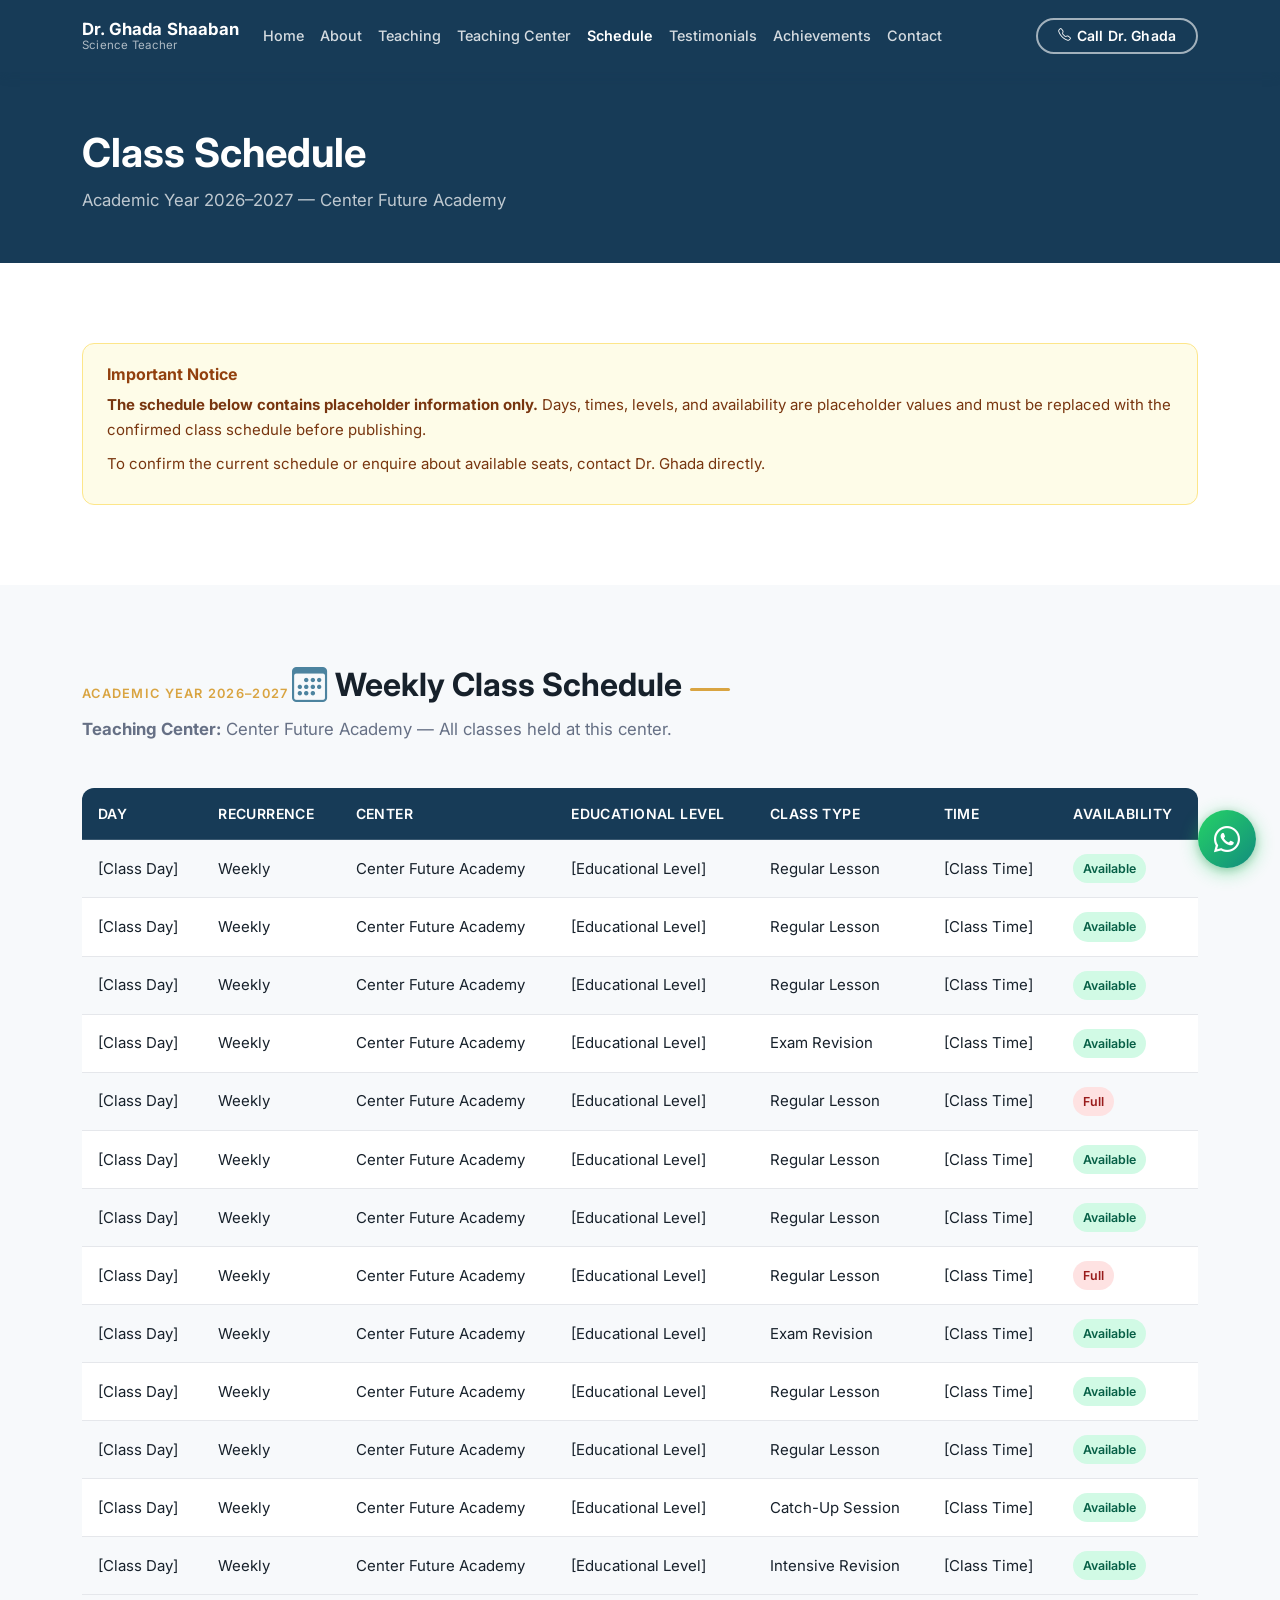
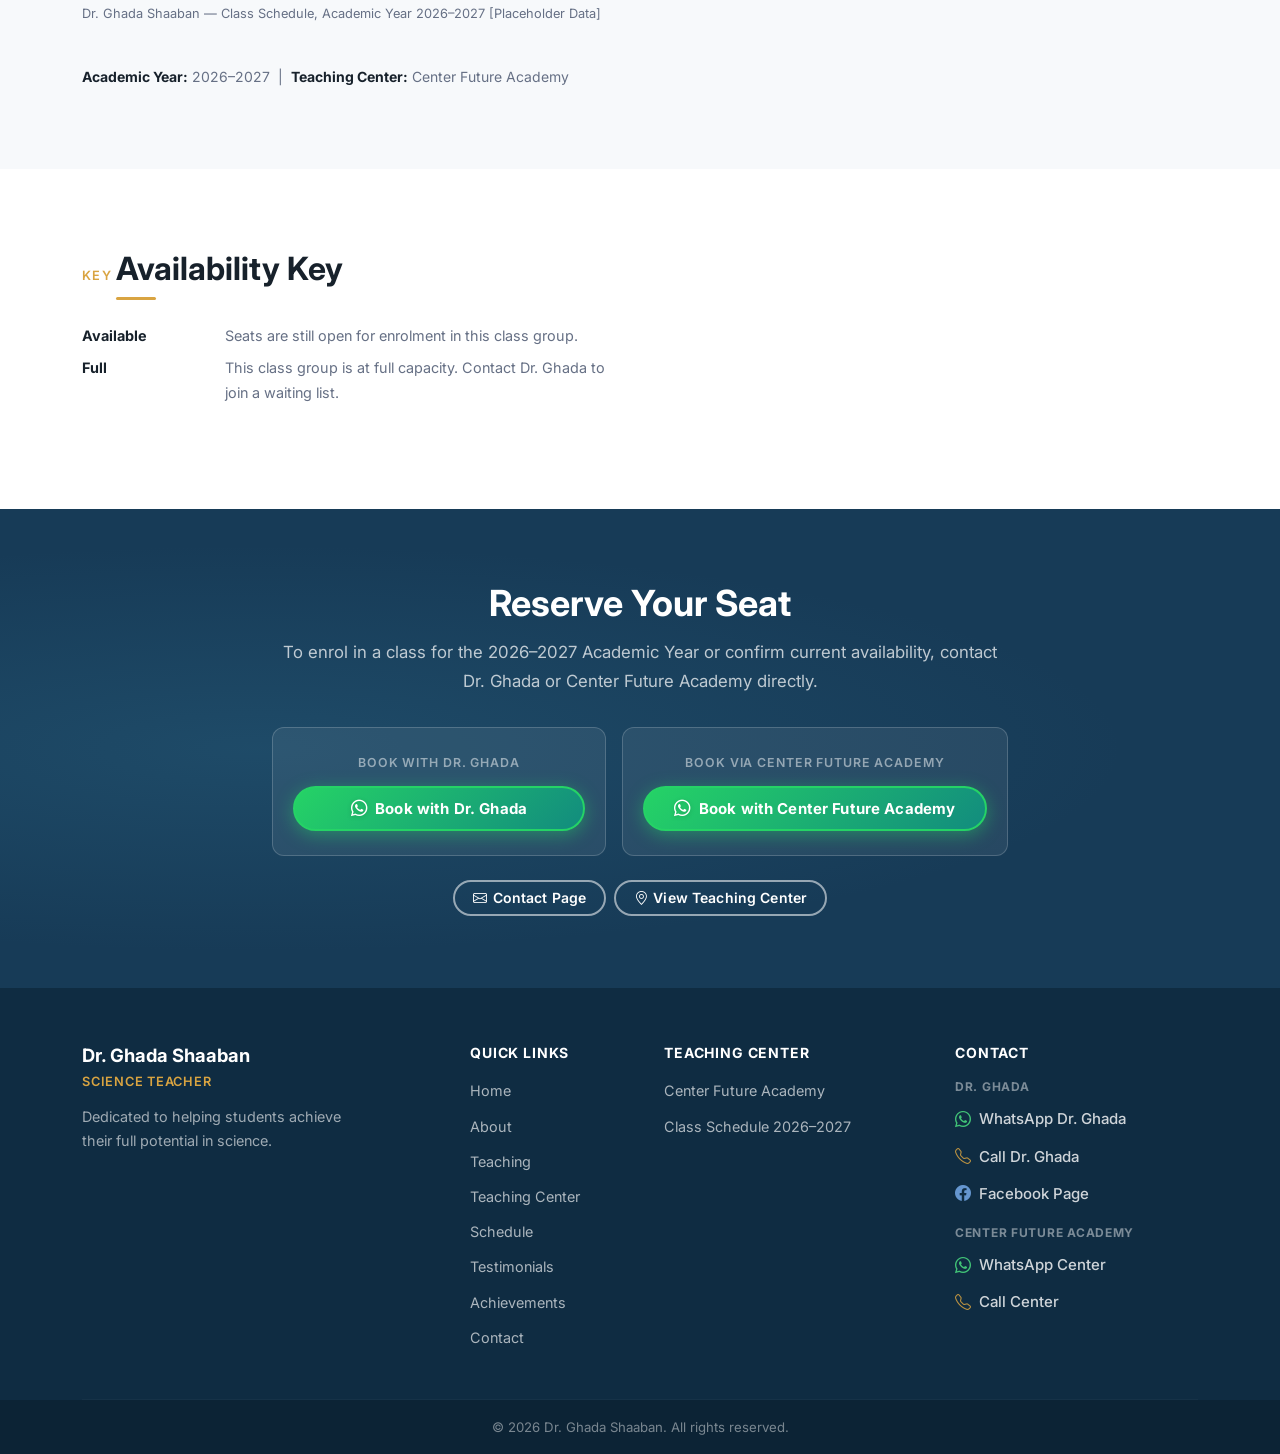
<file: pages/schedule.html>
<!DOCTYPE html>
<html lang="en">
<head>
    <meta charset="UTF-8">
    <meta name="viewport" content="width=device-width, initial-scale=1.0">
    <title>Class Schedule 2026–2027 — Dr. Ghada Shaaban Science Teacher</title>
    <meta name="description" content="View the full class schedule for Dr. Ghada Shaaban's science classes at Center Future Academy for Academic Year 2026–2027.">
    <link href="https://cdn.jsdelivr.net/npm/bootstrap@5.3.8/dist/css/bootstrap.min.css" rel="stylesheet" integrity="sha384-sRIl4kxILFvY47J16cr9ZwB07vP4J8+LH7qKQnuqkuIAvNWLzeN8tE5YBujZqJLB" crossorigin="anonymous">
    <link rel="preconnect" href="https://fonts.googleapis.com">
    <link rel="preconnect" href="https://fonts.gstatic.com" crossorigin>
    <link href="https://fonts.googleapis.com/css2?family=Inter:wght@400;500;600;700;800&display=swap" rel="stylesheet">
    <link rel="stylesheet" href="https://cdn.jsdelivr.net/npm/bootstrap-icons@1.13.1/font/bootstrap-icons.min.css">
    <link rel="stylesheet" href="../css/style.css">
</head>
<body>

    <!-- ===== NAVBAR ===== -->
    <header>
        <nav class="navbar navbar-expand-lg" aria-label="Main navigation">
            <div class="container">
                <a class="navbar-brand" href="../index.html">
                    <span>Dr. Ghada Shaaban</span>
                    <small>Science Teacher</small>
                </a>
                <button class="navbar-toggler" type="button" data-bs-toggle="collapse"
                    data-bs-target="#navbarMain" aria-controls="navbarMain"
                    aria-expanded="false" aria-label="Toggle navigation">
                    <span class="navbar-toggler-icon"></span>
                </button>
                <div class="collapse navbar-collapse" id="navbarMain">
                    <ul class="navbar-nav me-auto mb-2 mb-lg-0">
                        <li class="nav-item"><a class="nav-link" href="../index.html">Home</a></li>
                        <li class="nav-item"><a class="nav-link" href="about.html">About</a></li>
                        <li class="nav-item"><a class="nav-link" href="teaching.html">Teaching</a></li>
                        <li class="nav-item"><a class="nav-link" href="centers.html">Teaching Center</a></li>
                        <li class="nav-item"><a class="nav-link active" aria-current="page" href="schedule.html">Schedule</a></li>
                        <li class="nav-item"><a class="nav-link" href="testimonials.html">Testimonials</a></li>
                        <li class="nav-item"><a class="nav-link" href="achievements.html">Achievements</a></li>
                        <li class="nav-item"><a class="nav-link" href="contact.html">Contact</a></li>
                    </ul>
                    <a href="tel:+201000000000" class="btn btn-outline-primary">
                        <i class="bi bi-telephone"></i> Call Dr. Ghada
                    </a>
                </div>
            </div>
        </nav>
    </header>

    <main>

        <!-- ===== PAGE HERO ===== -->
        <section class="page-hero" aria-labelledby="schedule-page-heading">
            <div class="container">
                <h1 id="schedule-page-heading">Class Schedule</h1>
                <p>Academic Year 2026–2027 — Center Future Academy</p>
            </div>
        </section>

        <!-- ===== NOTICE ===== -->
        <section class="section-white" aria-labelledby="schedule-notice-heading">
            <div class="container">
                <div class="schedule-notice" role="alert">
                    <h2 id="schedule-notice-heading">Important Notice</h2>
                    <p>
                        <strong>The schedule below contains placeholder information only.</strong>
                        Days, times, levels, and availability are placeholder values and must be
                        replaced with the confirmed class schedule before publishing.
                    </p>
                    <p>
                        To confirm the current schedule or enquire about available seats,
                        contact Dr. Ghada directly.
                    </p>
                </div>
            </div>
        </section>

        <!-- ===== FULL SCHEDULE TABLE ===== -->
        <section class="section-light" aria-labelledby="full-schedule-heading">
            <div class="container">
                <div class="section-header">
                    <span class="section-label">Academic Year 2026–2027</span>
                    <h2 id="full-schedule-heading" class="heading-accent schedule-heading-icon">
                        <i class="bi bi-calendar3" aria-hidden="true"></i> Weekly Class Schedule
                    </h2>
                    <p><strong>Teaching Center:</strong> Center Future Academy — All classes held at this center.</p>
                </div>
                <div class="table-responsive">
                    <table class="table table-striped table-hover">
                        <caption>Dr. Ghada Shaaban — Class Schedule, Academic Year 2026–2027 [Placeholder Data]</caption>
                        <thead>
                            <tr>
                                <th scope="col">Day</th>
                                <th scope="col">Recurrence</th>
                                <th scope="col">Center</th>
                                <th scope="col">Educational Level</th>
                                <th scope="col">Class Type</th>
                                <th scope="col">Time</th>
                                <th scope="col">Availability</th>
                            </tr>
                        </thead>
                        <tbody>
                            <tr>
                                <td>[Class Day]</td>
                                <td>Weekly</td>
                                <td>Center Future Academy</td>
                                <td>[Educational Level]</td>
                                <td>Regular Lesson</td>
                                <td>[Class Time]</td>
                                <td><span class="badge-available">Available</span></td>
                            </tr>
                            <tr>
                                <td>[Class Day]</td>
                                <td>Weekly</td>
                                <td>Center Future Academy</td>
                                <td>[Educational Level]</td>
                                <td>Regular Lesson</td>
                                <td>[Class Time]</td>
                                <td><span class="badge-available">Available</span></td>
                            </tr>
                            <tr>
                                <td>[Class Day]</td>
                                <td>Weekly</td>
                                <td>Center Future Academy</td>
                                <td>[Educational Level]</td>
                                <td>Regular Lesson</td>
                                <td>[Class Time]</td>
                                <td><span class="badge-available">Available</span></td>
                            </tr>
                            <tr>
                                <td>[Class Day]</td>
                                <td>Weekly</td>
                                <td>Center Future Academy</td>
                                <td>[Educational Level]</td>
                                <td>Exam Revision</td>
                                <td>[Class Time]</td>
                                <td><span class="badge-available">Available</span></td>
                            </tr>
                            <tr>
                                <td>[Class Day]</td>
                                <td>Weekly</td>
                                <td>Center Future Academy</td>
                                <td>[Educational Level]</td>
                                <td>Regular Lesson</td>
                                <td>[Class Time]</td>
                                <td><span class="badge-full">Full</span></td>
                            </tr>
                            <tr>
                                <td>[Class Day]</td>
                                <td>Weekly</td>
                                <td>Center Future Academy</td>
                                <td>[Educational Level]</td>
                                <td>Regular Lesson</td>
                                <td>[Class Time]</td>
                                <td><span class="badge-available">Available</span></td>
                            </tr>
                            <tr>
                                <td>[Class Day]</td>
                                <td>Weekly</td>
                                <td>Center Future Academy</td>
                                <td>[Educational Level]</td>
                                <td>Regular Lesson</td>
                                <td>[Class Time]</td>
                                <td><span class="badge-available">Available</span></td>
                            </tr>
                            <tr>
                                <td>[Class Day]</td>
                                <td>Weekly</td>
                                <td>Center Future Academy</td>
                                <td>[Educational Level]</td>
                                <td>Regular Lesson</td>
                                <td>[Class Time]</td>
                                <td><span class="badge-full">Full</span></td>
                            </tr>
                            <tr>
                                <td>[Class Day]</td>
                                <td>Weekly</td>
                                <td>Center Future Academy</td>
                                <td>[Educational Level]</td>
                                <td>Exam Revision</td>
                                <td>[Class Time]</td>
                                <td><span class="badge-available">Available</span></td>
                            </tr>
                            <tr>
                                <td>[Class Day]</td>
                                <td>Weekly</td>
                                <td>Center Future Academy</td>
                                <td>[Educational Level]</td>
                                <td>Regular Lesson</td>
                                <td>[Class Time]</td>
                                <td><span class="badge-available">Available</span></td>
                            </tr>
                            <tr>
                                <td>[Class Day]</td>
                                <td>Weekly</td>
                                <td>Center Future Academy</td>
                                <td>[Educational Level]</td>
                                <td>Regular Lesson</td>
                                <td>[Class Time]</td>
                                <td><span class="badge-available">Available</span></td>
                            </tr>
                            <tr>
                                <td>[Class Day]</td>
                                <td>Weekly</td>
                                <td>Center Future Academy</td>
                                <td>[Educational Level]</td>
                                <td>Catch-Up Session</td>
                                <td>[Class Time]</td>
                                <td><span class="badge-available">Available</span></td>
                            </tr>
                            <tr>
                                <td>[Class Day]</td>
                                <td>Weekly</td>
                                <td>Center Future Academy</td>
                                <td>[Educational Level]</td>
                                <td>Intensive Revision</td>
                                <td>[Class Time]</td>
                                <td><span class="badge-available">Available</span></td>
                            </tr>
                        </tbody>
                    </table>
                </div>
                <p class="mt-3" style="font-size: 0.875rem; color: var(--muted);">
                    <strong style="color: var(--text);">Academic Year:</strong> 2026–2027 &nbsp;|&nbsp;
                    <strong style="color: var(--text);">Teaching Center:</strong> Center Future Academy
                </p>
            </div>
        </section>

        <!-- ===== AVAILABILITY KEY ===== -->
        <section class="section-white" aria-labelledby="availability-key-heading">
            <div class="container">
                <div class="row">
                    <div class="col-lg-6">
                        <span class="section-label">Key</span>
                        <h2 id="availability-key-heading" class="heading-accent mb-4">Availability Key</h2>
                        <dl class="availability-key row">
                            <dt class="col-sm-3">
                                <span class="badge-available">Available</span>
                            </dt>
                            <dd class="col-sm-9">Seats are still open for enrolment in this class group.</dd>
                            <dt class="col-sm-3">
                                <span class="badge-full">Full</span>
                            </dt>
                            <dd class="col-sm-9">This class group is at full capacity. Contact Dr. Ghada to join a waiting list.</dd>
                        </dl>
                    </div>
                </div>
            </div>
        </section>

        <!-- ===== CTA ===== -->
        <section class="cta-section" aria-labelledby="schedule-cta-heading">
            <div class="container position-relative text-center">
                <div class="row justify-content-center">
                    <div class="col-lg-8">
                        <h2 id="schedule-cta-heading">Reserve Your Seat</h2>
                        <p>
                            To enrol in a class for the 2026–2027 Academic Year or confirm current
                            availability, contact Dr. Ghada or Center Future Academy directly.
                        </p>
                        <!-- Booking options — equal visual weight -->
                        <div class="cta-booking-grid mb-4">
                            <div class="cta-booking-option">
                                <span class="cta-phone-label">Book with Dr. Ghada</span>
                                <a href="https://wa.me/201000000000?text=Hello%20Dr.%20Ghada%2C%20I%20would%20like%20to%20book%20a%20Science%20class%20for%20the%202026%E2%80%932027%20academic%20year." class="btn btn-whatsapp w-100" target="_blank" rel="noopener noreferrer">
                                    <i class="bi bi-whatsapp"></i> Book with Dr. Ghada
                                </a>
                            </div>
                            <div class="cta-booking-option">
                                <span class="cta-phone-label">Book via Center Future Academy</span>
                                <a href="https://wa.me/201000000002?text=Hello%2C%20I%20would%20like%20to%20book%20a%20Science%20class%20with%20Dr.%20Ghada%20Shaaban%20at%20Center%20Future%20Academy%20for%20the%202026%E2%80%932027%20academic%20year." class="btn btn-whatsapp w-100" target="_blank" rel="noopener noreferrer">
                                    <i class="bi bi-whatsapp"></i> Book with Center Future Academy
                                </a>
                            </div>
                        </div>
                        <!-- Secondary links -->
                        <div class="d-flex gap-2 flex-wrap justify-content-center">
                            <a href="contact.html" class="btn btn-light-outline btn-sm">
                                <i class="bi bi-envelope"></i> Contact Page
                            </a>
                            <a href="centers.html" class="btn btn-light-outline btn-sm">
                                <i class="bi bi-geo-alt"></i> View Teaching Center
                            </a>
                        </div>
                    </div>
                </div>
            </div>
        </section>

    </main>

    <!-- ===== FOOTER ===== -->
    <footer class="site-footer" aria-label="Site footer">
        <div class="container">
            <div class="row g-5">
                <div class="col-lg-4 col-md-6">
                    <h2>Dr. Ghada Shaaban</h2>
                    <span class="footer-tagline">Science Teacher</span>
                    <p class="footer-desc">Dedicated to helping students achieve their full potential in science.</p>
                </div>
                <nav class="col-lg-2 col-md-3 col-6" aria-label="Footer navigation">
                    <h3>Quick Links</h3>
                    <ul class="footer-links">
                        <li><a href="../index.html">Home</a></li>
                        <li><a href="about.html">About</a></li>
                        <li><a href="teaching.html">Teaching</a></li>
                        <li><a href="centers.html">Teaching Center</a></li>
                        <li><a href="schedule.html">Schedule</a></li>
                        <li><a href="testimonials.html">Testimonials</a></li>
                        <li><a href="achievements.html">Achievements</a></li>
                        <li><a href="contact.html">Contact</a></li>
                    </ul>
                </nav>
                <div class="col-lg-3 col-md-3 col-6">
                    <h3>Teaching Center</h3>
                    <ul class="footer-links">
                        <li><a href="centers.html">Center Future Academy</a></li>
                        <li><a href="schedule.html">Class Schedule 2026–2027</a></li>
                    </ul>
                </div>
                <div class="col-lg-3 col-md-6">
                    <h3>Contact</h3>
                    <address>
                        <span class="footer-contact-subheading">Dr. Ghada</span>
                        <ul class="footer-contact-list">
                            <li>
                                <a href="https://wa.me/201000000000?text=Hello%20Dr.%20Ghada%2C%20I%20would%20like%20to%20ask%20about%20Science%20classes%20and%20the%202026%E2%80%932027%20schedule." target="_blank" rel="noopener noreferrer">
                                    <i class="bi bi-whatsapp" aria-hidden="true"></i> WhatsApp Dr. Ghada
                                </a>
                            </li>
                            <li>
                                <a href="tel:+201000000000">
                                    <i class="bi bi-telephone" aria-hidden="true"></i> Call Dr. Ghada
                                </a>
                            </li>
                            <li>
                                <a href="#" target="_blank" rel="noopener noreferrer">
                                    <i class="bi bi-facebook" aria-hidden="true"></i> Facebook Page
                                </a>
                            </li>
                        </ul>
                        <span class="footer-contact-subheading">Center Future Academy</span>
                        <ul class="footer-contact-list">
                            <li>
                                <a href="https://wa.me/201000000002?text=Hello%2C%20I%20would%20like%20to%20book%20a%20Science%20class%20with%20Dr.%20Ghada%20Shaaban%20at%20Center%20Future%20Academy%20for%20the%202026%E2%80%932027%20academic%20year." target="_blank" rel="noopener noreferrer">
                                    <i class="bi bi-whatsapp" aria-hidden="true"></i> WhatsApp Center
                                </a>
                            </li>
                            <li>
                                <a href="tel:+201000000001">
                                    <i class="bi bi-telephone" aria-hidden="true"></i> Call Center
                                </a>
                            </li>
                        </ul>
                    </address>
                </div>
            </div>
            <hr class="footer-divider">
        </div>
        <div class="footer-bottom">
            <div class="container">
                <p>&copy; 2026 Dr. Ghada Shaaban. All rights reserved.</p>
            </div>
        </div>
    </footer>

    <!-- ===== FLOATING WHATSAPP BUTTON ===== -->
    <div class="whatsapp-float" aria-label="Chat on WhatsApp">
        <a
            class="whatsapp-float__btn"
            href="https://wa.me/201000000000?text=Hello%20Dr.%20Ghada%2C%20I%20would%20like%20to%20ask%20about%20Science%20classes%20and%20the%202026%E2%80%932027%20schedule."
            target="_blank"
            rel="noopener noreferrer"
            aria-label="Chat with Dr. Ghada on WhatsApp"
        >
            <i class="bi bi-whatsapp" aria-hidden="true"></i>
            <span class="whatsapp-float__label">Chat with Dr. Ghada</span>
        </a>
    </div>

    <script src="https://cdn.jsdelivr.net/npm/bootstrap@5.3.8/dist/js/bootstrap.bundle.min.js" integrity="sha384-FKyoEForCGlyvwx9Hj09JcYn3nv7wiPVlz7YYwJrWVcXK/BmnVDxM+D2scQbITxI" crossorigin="anonymous"></script>
</body>
</html>
</file>
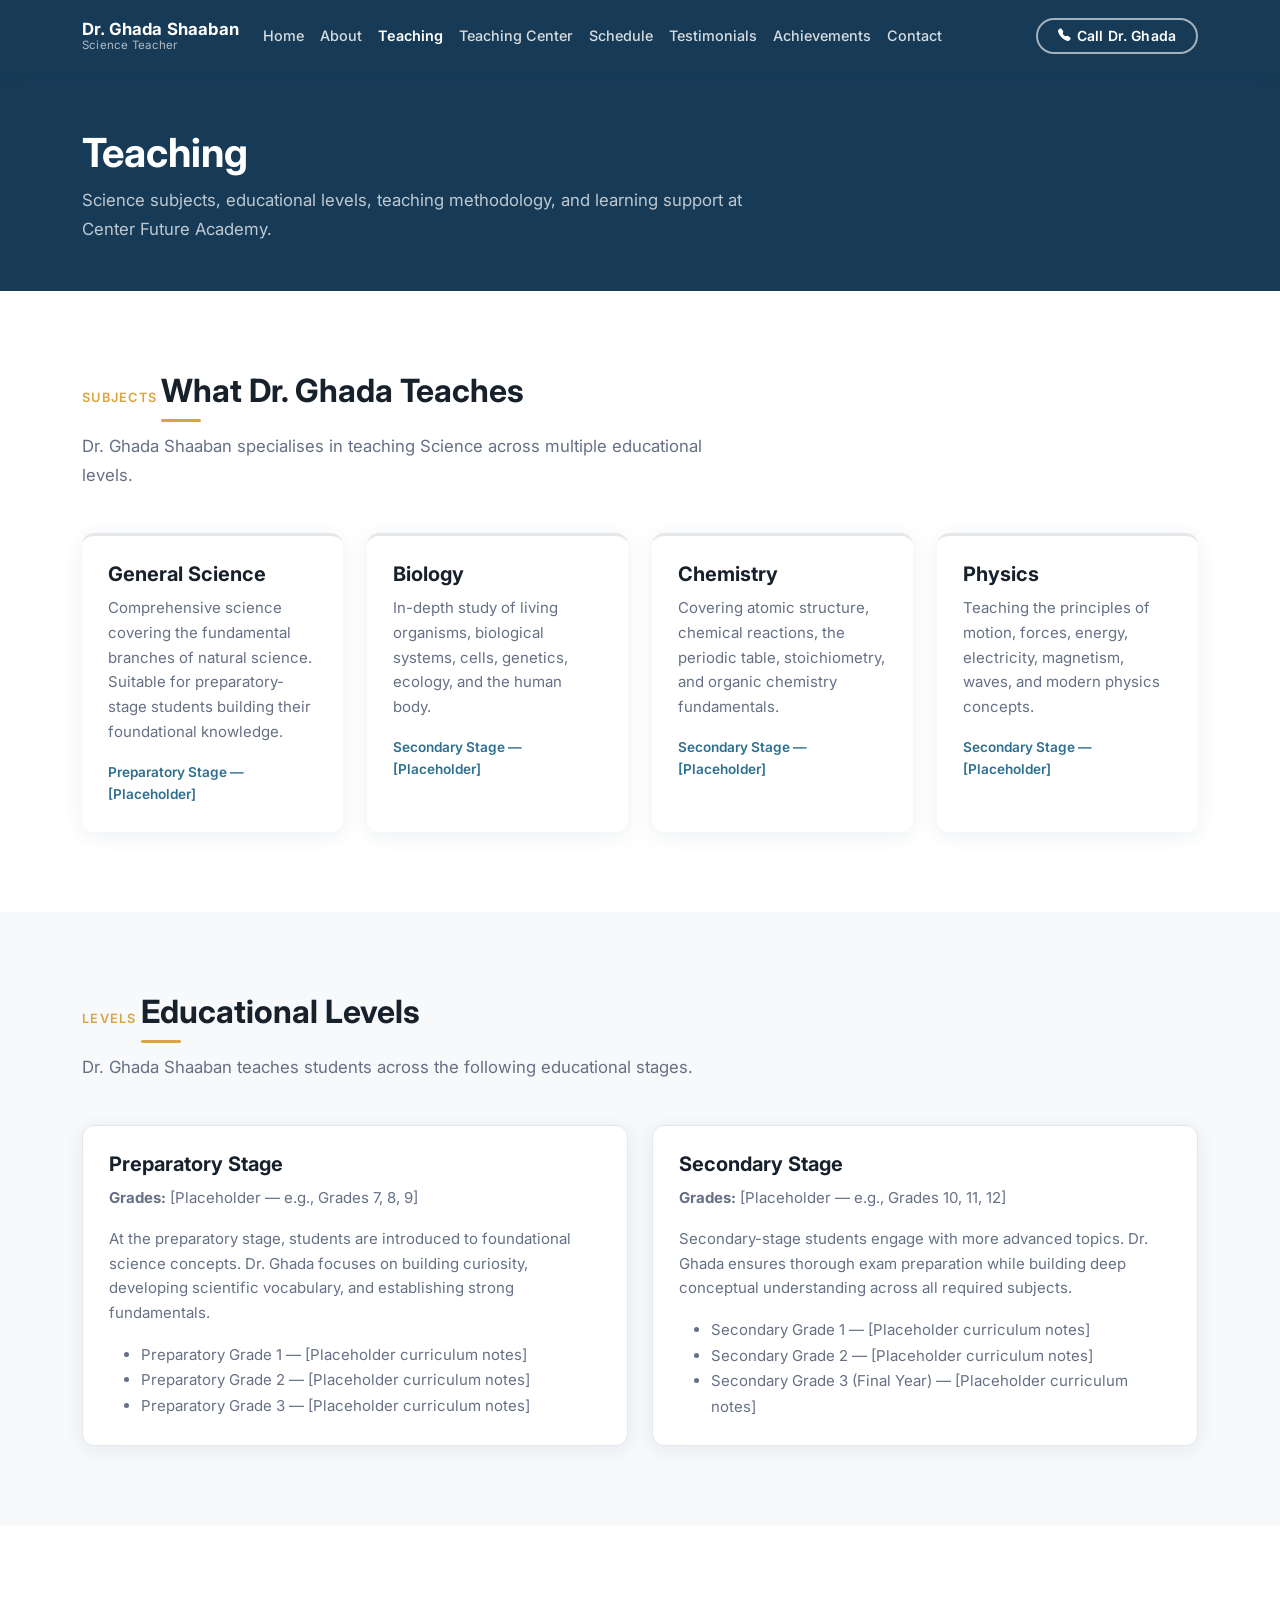
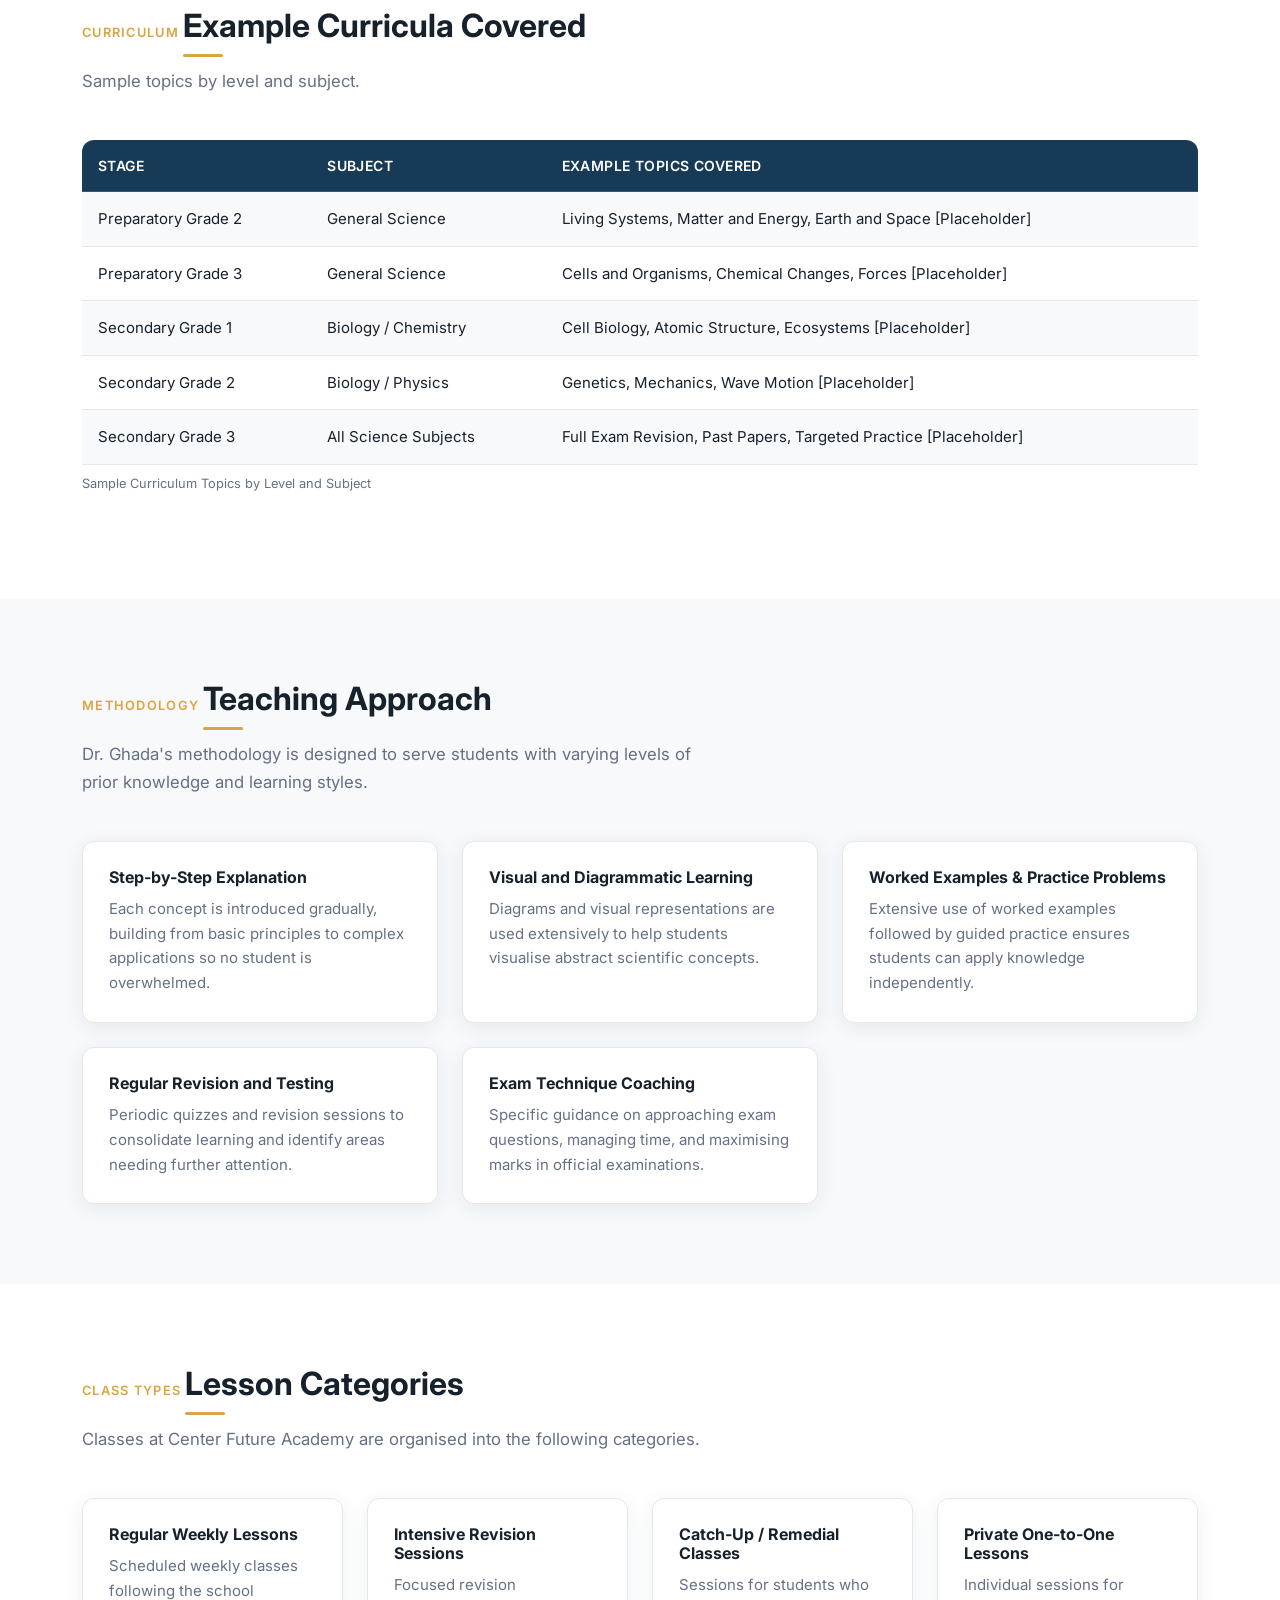
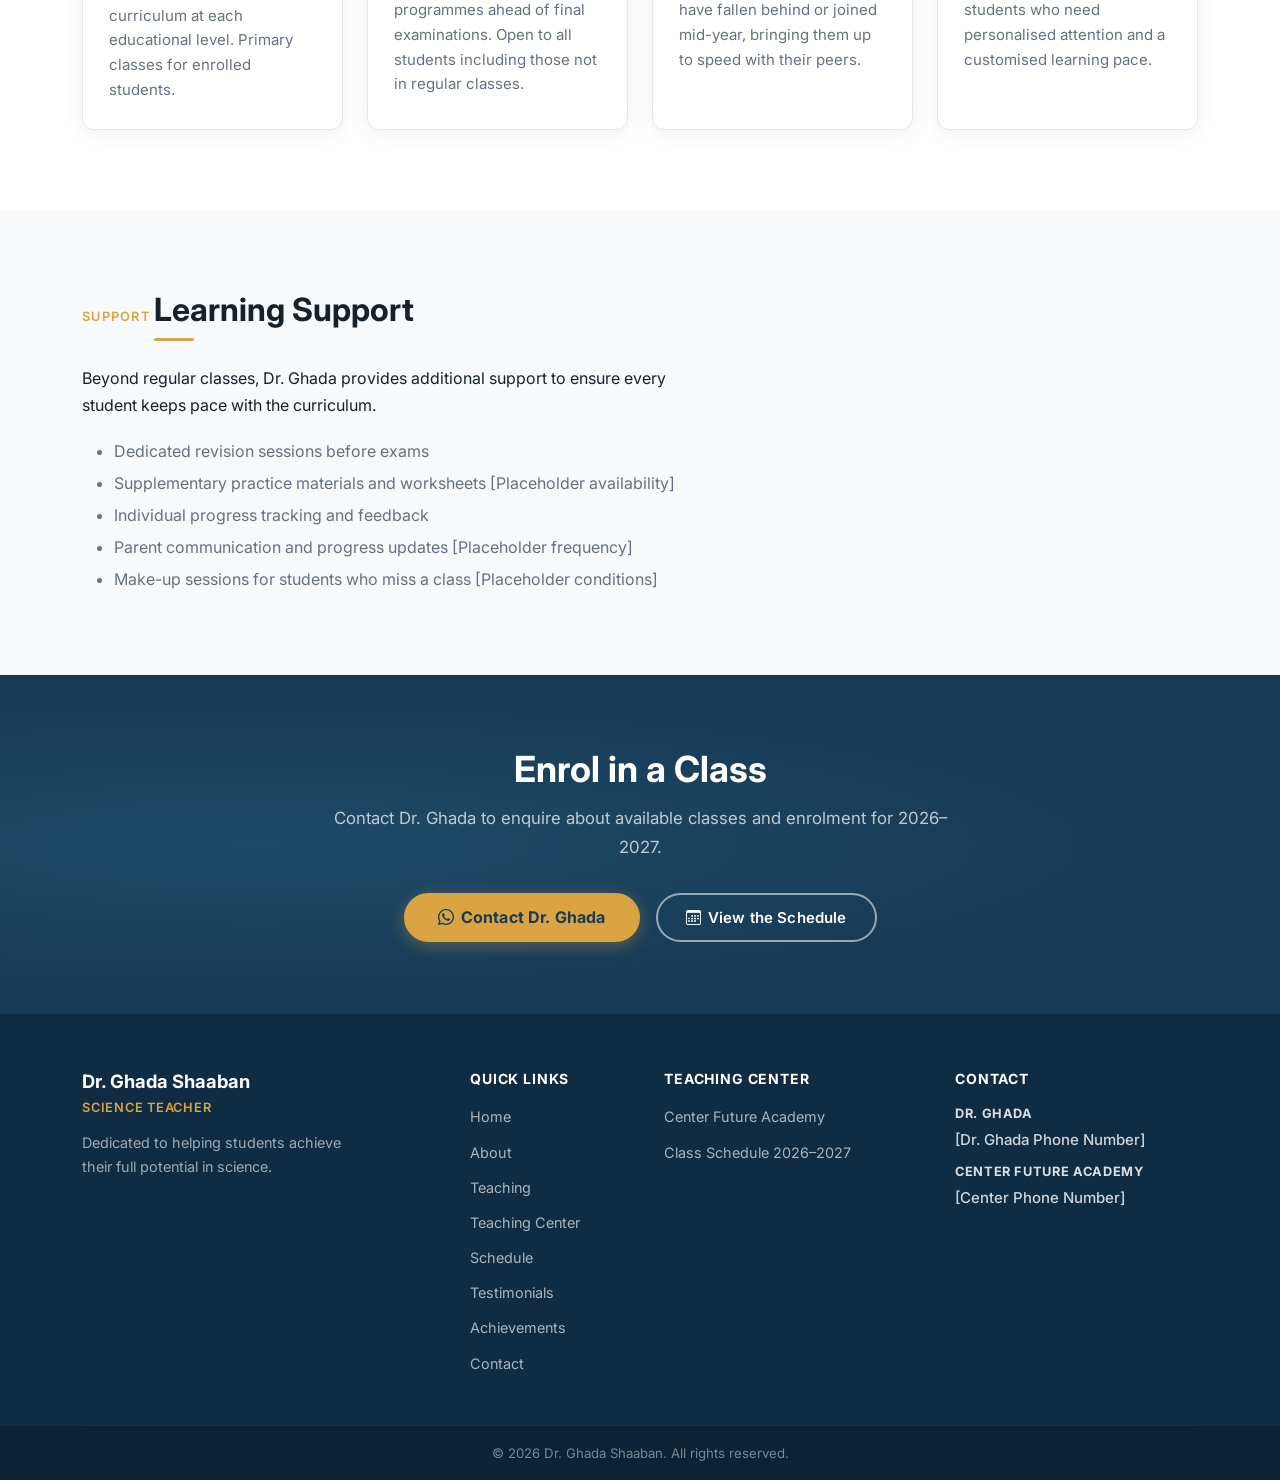
<file: pages/teaching.html>
<!DOCTYPE html>
<html lang="en">
<head>
    <meta charset="UTF-8">
    <meta name="viewport" content="width=device-width, initial-scale=1.0">
    <title>Teaching — Dr. Ghada Shaaban Science Teacher</title>
    <meta name="description" content="Learn about the science subjects, educational levels, teaching approach, and lesson categories offered by Dr. Ghada Shaaban at Center Future Academy.">
    <link href="https://cdn.jsdelivr.net/npm/bootstrap@5.3.8/dist/css/bootstrap.min.css" rel="stylesheet" integrity="sha384-sRIl4kxILFvY47J16cr9ZwB07vP4J8+LH7qKQnuqkuIAvNWLzeN8tE5YBujZqJLB" crossorigin="anonymous">
    <link rel="preconnect" href="https://fonts.googleapis.com">
    <link rel="preconnect" href="https://fonts.gstatic.com" crossorigin>
    <link href="https://fonts.googleapis.com/css2?family=Inter:wght@400;500;600;700;800&display=swap" rel="stylesheet">
    <link rel="stylesheet" href="https://cdn.jsdelivr.net/npm/bootstrap-icons@1.13.1/font/bootstrap-icons.min.css">
    <link rel="stylesheet" href="../css/style.css">
</head>
<body>

    <!-- ===== NAVBAR ===== -->
    <header>
        <nav class="navbar navbar-expand-lg" aria-label="Main navigation">
            <div class="container">
                <a class="navbar-brand" href="../index.html">
                    <span>Dr. Ghada Shaaban</span>
                    <small>Science Teacher</small>
                </a>
                <button class="navbar-toggler" type="button" data-bs-toggle="collapse"
                    data-bs-target="#navbarMain" aria-controls="navbarMain"
                    aria-expanded="false" aria-label="Toggle navigation">
                    <span class="navbar-toggler-icon"></span>
                </button>
                <div class="collapse navbar-collapse" id="navbarMain">
                    <ul class="navbar-nav me-auto mb-2 mb-lg-0">
                        <li class="nav-item"><a class="nav-link" href="../index.html">Home</a></li>
                        <li class="nav-item"><a class="nav-link" href="about.html">About</a></li>
                        <li class="nav-item"><a class="nav-link active" aria-current="page" href="teaching.html">Teaching</a></li>
                        <li class="nav-item"><a class="nav-link" href="centers.html">Teaching Center</a></li>
                        <li class="nav-item"><a class="nav-link" href="schedule.html">Schedule</a></li>
                        <li class="nav-item"><a class="nav-link" href="testimonials.html">Testimonials</a></li>
                        <li class="nav-item"><a class="nav-link" href="achievements.html">Achievements</a></li>
                        <li class="nav-item"><a class="nav-link" href="contact.html">Contact</a></li>
                    </ul>
                    <a href="tel:+201000000000" class="btn btn-outline-primary">
                        <i class="bi bi-telephone-fill"></i> Call Dr. Ghada
                    </a>
                </div>
            </div>
        </nav>
    </header>

    <main>

        <!-- ===== PAGE HERO ===== -->
        <section class="page-hero" aria-labelledby="teaching-page-heading">
            <div class="container">
                <h1 id="teaching-page-heading">Teaching</h1>
                <p>Science subjects, educational levels, teaching methodology, and learning support at Center Future Academy.</p>
            </div>
        </section>

        <!-- ===== SUBJECTS ===== -->
        <section class="section-white" aria-labelledby="subjects-heading">
            <div class="container">
                <div class="section-header">
                    <span class="section-label">Subjects</span>
                    <h2 id="subjects-heading" class="heading-accent">What Dr. Ghada Teaches</h2>
                    <p>
                        Dr. Ghada Shaaban specialises in teaching Science across multiple educational levels.
                        <!-- [Placeholder: Update with the exact subjects taught] -->
                    </p>
                </div>
                <div class="row g-4">

                    <div class="col-md-6 col-lg-3">
                        <article class="card feature-card h-100">
                            <div class="card-body">
                                <h3 class="card-title h5">General Science</h3>
                                <p class="card-text">
                                    Comprehensive science covering the fundamental branches of natural
                                    science. Suitable for preparatory-stage students building their
                                    foundational knowledge.
                                </p>
                                <p class="card-text mt-3" style="font-size:0.85rem; color: var(--secondary); font-weight: 600;">
                                    Preparatory Stage — [Placeholder]
                                </p>
                            </div>
                        </article>
                    </div>

                    <div class="col-md-6 col-lg-3">
                        <article class="card feature-card h-100">
                            <div class="card-body">
                                <h3 class="card-title h5">Biology</h3>
                                <p class="card-text">
                                    In-depth study of living organisms, biological systems, cells,
                                    genetics, ecology, and the human body.
                                </p>
                                <p class="card-text mt-3" style="font-size:0.85rem; color: var(--secondary); font-weight: 600;">
                                    Secondary Stage — [Placeholder]
                                </p>
                            </div>
                        </article>
                    </div>

                    <div class="col-md-6 col-lg-3">
                        <article class="card feature-card h-100">
                            <div class="card-body">
                                <h3 class="card-title h5">Chemistry</h3>
                                <p class="card-text">
                                    Covering atomic structure, chemical reactions, the periodic table,
                                    stoichiometry, and organic chemistry fundamentals.
                                </p>
                                <p class="card-text mt-3" style="font-size:0.85rem; color: var(--secondary); font-weight: 600;">
                                    Secondary Stage — [Placeholder]
                                </p>
                            </div>
                        </article>
                    </div>

                    <div class="col-md-6 col-lg-3">
                        <article class="card feature-card h-100">
                            <div class="card-body">
                                <h3 class="card-title h5">Physics</h3>
                                <p class="card-text">
                                    Teaching the principles of motion, forces, energy, electricity,
                                    magnetism, waves, and modern physics concepts.
                                </p>
                                <p class="card-text mt-3" style="font-size:0.85rem; color: var(--secondary); font-weight: 600;">
                                    Secondary Stage — [Placeholder]
                                </p>
                            </div>
                        </article>
                    </div>

                </div>
            </div>
        </section>

        <!-- ===== EDUCATIONAL LEVELS ===== -->
        <section class="section-light" aria-labelledby="levels-heading">
            <div class="container">
                <div class="section-header">
                    <span class="section-label">Levels</span>
                    <h2 id="levels-heading" class="heading-accent">Educational Levels</h2>
                    <p>Dr. Ghada Shaaban teaches students across the following educational stages.</p>
                </div>
                <div class="row g-4">

                    <div class="col-md-6">
                        <article class="card h-100">
                            <div class="card-body">
                                <h3 class="card-title h5">Preparatory Stage</h3>
                                <p class="card-text"><strong>Grades:</strong> [Placeholder — e.g., Grades 7, 8, 9]</p>
                                <p class="card-text">
                                    At the preparatory stage, students are introduced to foundational science
                                    concepts. Dr. Ghada focuses on building curiosity, developing scientific
                                    vocabulary, and establishing strong fundamentals.
                                </p>
                                <ul style="color: var(--muted); font-size: 0.9375rem;">
                                    <li>Preparatory Grade 1 — [Placeholder curriculum notes]</li>
                                    <li>Preparatory Grade 2 — [Placeholder curriculum notes]</li>
                                    <li>Preparatory Grade 3 — [Placeholder curriculum notes]</li>
                                </ul>
                            </div>
                        </article>
                    </div>

                    <div class="col-md-6">
                        <article class="card h-100">
                            <div class="card-body">
                                <h3 class="card-title h5">Secondary Stage</h3>
                                <p class="card-text"><strong>Grades:</strong> [Placeholder — e.g., Grades 10, 11, 12]</p>
                                <p class="card-text">
                                    Secondary-stage students engage with more advanced topics. Dr. Ghada
                                    ensures thorough exam preparation while building deep conceptual
                                    understanding across all required subjects.
                                </p>
                                <ul style="color: var(--muted); font-size: 0.9375rem;">
                                    <li>Secondary Grade 1 — [Placeholder curriculum notes]</li>
                                    <li>Secondary Grade 2 — [Placeholder curriculum notes]</li>
                                    <li>Secondary Grade 3 (Final Year) — [Placeholder curriculum notes]</li>
                                </ul>
                            </div>
                        </article>
                    </div>

                </div>
            </div>
        </section>

        <!-- ===== CURRICULA TABLE ===== -->
        <section class="section-white" aria-labelledby="curricula-heading">
            <div class="container">
                <div class="section-header">
                    <span class="section-label">Curriculum</span>
                    <h2 id="curricula-heading" class="heading-accent">Example Curricula Covered</h2>
                    <p>Sample topics by level and subject. <!-- [Placeholder: Update to reflect the actual curriculum] --></p>
                </div>
                <div class="table-responsive">
                    <table class="table table-striped table-hover">
                        <caption>Sample Curriculum Topics by Level and Subject</caption>
                        <thead>
                            <tr>
                                <th scope="col">Stage</th>
                                <th scope="col">Subject</th>
                                <th scope="col">Example Topics Covered</th>
                            </tr>
                        </thead>
                        <tbody>
                            <tr>
                                <td>Preparatory Grade 2</td>
                                <td>General Science</td>
                                <td>Living Systems, Matter and Energy, Earth and Space [Placeholder]</td>
                            </tr>
                            <tr>
                                <td>Preparatory Grade 3</td>
                                <td>General Science</td>
                                <td>Cells and Organisms, Chemical Changes, Forces [Placeholder]</td>
                            </tr>
                            <tr>
                                <td>Secondary Grade 1</td>
                                <td>Biology / Chemistry</td>
                                <td>Cell Biology, Atomic Structure, Ecosystems [Placeholder]</td>
                            </tr>
                            <tr>
                                <td>Secondary Grade 2</td>
                                <td>Biology / Physics</td>
                                <td>Genetics, Mechanics, Wave Motion [Placeholder]</td>
                            </tr>
                            <tr>
                                <td>Secondary Grade 3</td>
                                <td>All Science Subjects</td>
                                <td>Full Exam Revision, Past Papers, Targeted Practice [Placeholder]</td>
                            </tr>
                        </tbody>
                    </table>
                </div>
            </div>
        </section>

        <!-- ===== TEACHING APPROACH ===== -->
        <section class="section-light" aria-labelledby="teaching-approach-heading">
            <div class="container">
                <div class="section-header">
                    <span class="section-label">Methodology</span>
                    <h2 id="teaching-approach-heading" class="heading-accent">Teaching Approach</h2>
                    <p>Dr. Ghada's methodology is designed to serve students with varying levels of prior knowledge and learning styles.</p>
                </div>
                <div class="row g-4">

                    <div class="col-md-6 col-lg-4">
                        <article class="card h-100">
                            <div class="card-body">
                                <h3 class="card-title h6">Step-by-Step Explanation</h3>
                                <p class="card-text">
                                    Each concept is introduced gradually, building from basic principles
                                    to complex applications so no student is overwhelmed.
                                </p>
                            </div>
                        </article>
                    </div>

                    <div class="col-md-6 col-lg-4">
                        <article class="card h-100">
                            <div class="card-body">
                                <h3 class="card-title h6">Visual and Diagrammatic Learning</h3>
                                <p class="card-text">
                                    Diagrams and visual representations are used extensively to help
                                    students visualise abstract scientific concepts.
                                </p>
                            </div>
                        </article>
                    </div>

                    <div class="col-md-6 col-lg-4">
                        <article class="card h-100">
                            <div class="card-body">
                                <h3 class="card-title h6">Worked Examples &amp; Practice Problems</h3>
                                <p class="card-text">
                                    Extensive use of worked examples followed by guided practice
                                    ensures students can apply knowledge independently.
                                </p>
                            </div>
                        </article>
                    </div>

                    <div class="col-md-6 col-lg-4">
                        <article class="card h-100">
                            <div class="card-body">
                                <h3 class="card-title h6">Regular Revision and Testing</h3>
                                <p class="card-text">
                                    Periodic quizzes and revision sessions to consolidate learning
                                    and identify areas needing further attention.
                                </p>
                            </div>
                        </article>
                    </div>

                    <div class="col-md-6 col-lg-4">
                        <article class="card h-100">
                            <div class="card-body">
                                <h3 class="card-title h6">Exam Technique Coaching</h3>
                                <p class="card-text">
                                    Specific guidance on approaching exam questions, managing time,
                                    and maximising marks in official examinations.
                                </p>
                            </div>
                        </article>
                    </div>

                </div>
            </div>
        </section>

        <!-- ===== LESSON CATEGORIES ===== -->
        <section class="section-white" aria-labelledby="lesson-categories-heading">
            <div class="container">
                <div class="section-header">
                    <span class="section-label">Class Types</span>
                    <h2 id="lesson-categories-heading" class="heading-accent">Lesson Categories</h2>
                    <p>Classes at Center Future Academy are organised into the following categories.</p>
                </div>
                <div class="row g-4">

                    <div class="col-md-6 col-lg-3">
                        <article class="card h-100">
                            <div class="card-body">
                                <h3 class="card-title h6">Regular Weekly Lessons</h3>
                                <p class="card-text">
                                    Scheduled weekly classes following the school curriculum at each
                                    educational level. Primary classes for enrolled students.
                                </p>
                            </div>
                        </article>
                    </div>

                    <div class="col-md-6 col-lg-3">
                        <article class="card h-100">
                            <div class="card-body">
                                <h3 class="card-title h6">Intensive Revision Sessions</h3>
                                <p class="card-text">
                                    Focused revision programmes ahead of final examinations.
                                    Open to all students including those not in regular classes.
                                    <!-- [Placeholder: Confirm availability and booking details] -->
                                </p>
                            </div>
                        </article>
                    </div>

                    <div class="col-md-6 col-lg-3">
                        <article class="card h-100">
                            <div class="card-body">
                                <h3 class="card-title h6">Catch-Up / Remedial Classes</h3>
                                <p class="card-text">
                                    Sessions for students who have fallen behind or joined mid-year,
                                    bringing them up to speed with their peers.
                                    <!-- [Placeholder: Confirm availability] -->
                                </p>
                            </div>
                        </article>
                    </div>

                    <div class="col-md-6 col-lg-3">
                        <article class="card h-100">
                            <div class="card-body">
                                <h3 class="card-title h6">Private One-to-One Lessons</h3>
                                <p class="card-text">
                                    Individual sessions for students who need personalised attention
                                    and a customised learning pace.
                                    <!-- [Placeholder: Confirm if offered and availability] -->
                                </p>
                            </div>
                        </article>
                    </div>

                </div>
            </div>
        </section>

        <!-- ===== LEARNING SUPPORT ===== -->
        <section class="section-light" aria-labelledby="support-heading">
            <div class="container">
                <div class="row g-5">
                    <div class="col-lg-7">
                        <span class="section-label">Support</span>
                        <h2 id="support-heading" class="heading-accent">Learning Support</h2>
                        <p class="mt-3">
                            Beyond regular classes, Dr. Ghada provides additional support to ensure
                            every student keeps pace with the curriculum.
                        </p>
                        <ul class="mt-2" style="color: var(--muted); line-height: 2;">
                            <li>Dedicated revision sessions before exams</li>
                            <li>Supplementary practice materials and worksheets [Placeholder availability]</li>
                            <li>Individual progress tracking and feedback</li>
                            <li>Parent communication and progress updates [Placeholder frequency]</li>
                            <li>Make-up sessions for students who miss a class [Placeholder conditions]</li>
                        </ul>
                    </div>
                </div>
            </div>
        </section>

        <!-- ===== CTA ===== -->
        <section class="cta-section" aria-labelledby="teaching-cta-heading">
            <div class="container position-relative text-center">
                <div class="row justify-content-center">
                    <div class="col-lg-7">
                        <h2 id="teaching-cta-heading">Enrol in a Class</h2>
                        <p>Contact Dr. Ghada to enquire about available classes and enrolment for 2026–2027.</p>
                        <div class="d-flex gap-3 flex-wrap justify-content-center">
                            <a href="contact.html" class="btn btn-hero-primary">
                                <i class="bi bi-whatsapp"></i> Contact Dr. Ghada
                            </a>
                            <a href="schedule.html" class="btn btn-hero-outline">
                                <i class="bi bi-calendar3"></i> View the Schedule
                            </a>
                        </div>
                    </div>
                </div>
            </div>
        </section>

    </main>

    <!-- ===== FOOTER ===== -->
    <footer class="site-footer" aria-label="Site footer">
        <div class="container">
            <div class="row g-5">
                <div class="col-lg-4 col-md-6">
                    <h2>Dr. Ghada Shaaban</h2>
                    <span class="footer-tagline">Science Teacher</span>
                    <p class="footer-desc">Dedicated to helping students achieve their full potential in science.</p>
                </div>
                <nav class="col-lg-2 col-md-3 col-6" aria-label="Footer navigation">
                    <h3>Quick Links</h3>
                    <ul class="footer-links">
                        <li><a href="../index.html">Home</a></li>
                        <li><a href="about.html">About</a></li>
                        <li><a href="teaching.html">Teaching</a></li>
                        <li><a href="centers.html">Teaching Center</a></li>
                        <li><a href="schedule.html">Schedule</a></li>
                        <li><a href="testimonials.html">Testimonials</a></li>
                        <li><a href="achievements.html">Achievements</a></li>
                        <li><a href="contact.html">Contact</a></li>
                    </ul>
                </nav>
                <div class="col-lg-3 col-md-3 col-6">
                    <h3>Teaching Center</h3>
                    <ul class="footer-links">
                        <li><a href="centers.html">Center Future Academy</a></li>
                        <li><a href="schedule.html">Class Schedule 2026–2027</a></li>
                    </ul>
                </div>
                <div class="col-lg-3 col-md-6">
                    <h3>Contact</h3>
                    <address>
                        <p>
                            <strong>Dr. Ghada</strong>
                            <a href="tel:+201000000000">[Dr. Ghada Phone Number]</a>
                        </p>
                        <p>
                            <strong>Center Future Academy</strong>
                            <a href="tel:+201000000001">[Center Phone Number]</a>
                        </p>
                    </address>
                </div>
            </div>
            <hr class="footer-divider">
        </div>
        <div class="footer-bottom">
            <div class="container">
                <p>&copy; 2026 Dr. Ghada Shaaban. All rights reserved.</p>
            </div>
        </div>
    </footer>

    <script src="https://cdn.jsdelivr.net/npm/bootstrap@5.3.8/dist/js/bootstrap.bundle.min.js" integrity="sha384-FKyoEForCGlyvwx9Hj09JcYn3nv7wiPVlz7YYwJrWVcXK/BmnVDxM+D2scQbITxI" crossorigin="anonymous"></script>
</body>
</html>
</file>
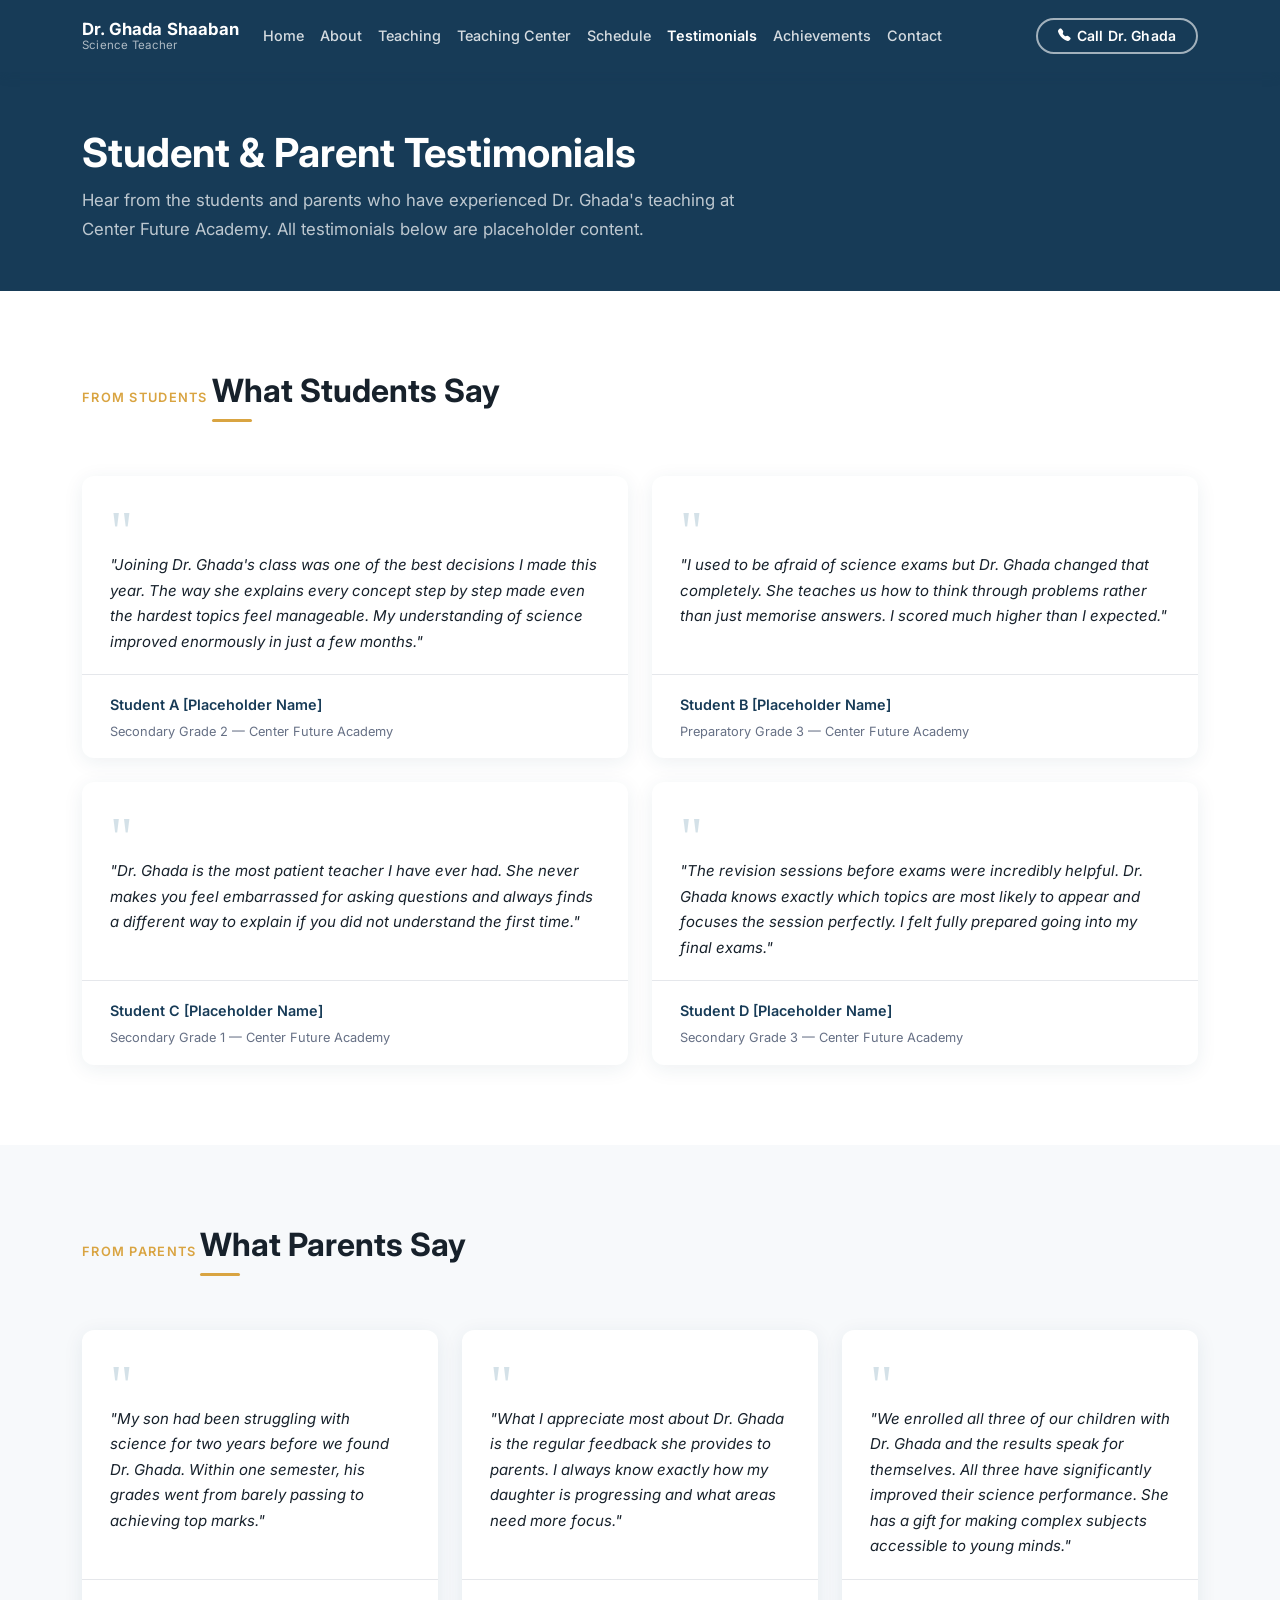
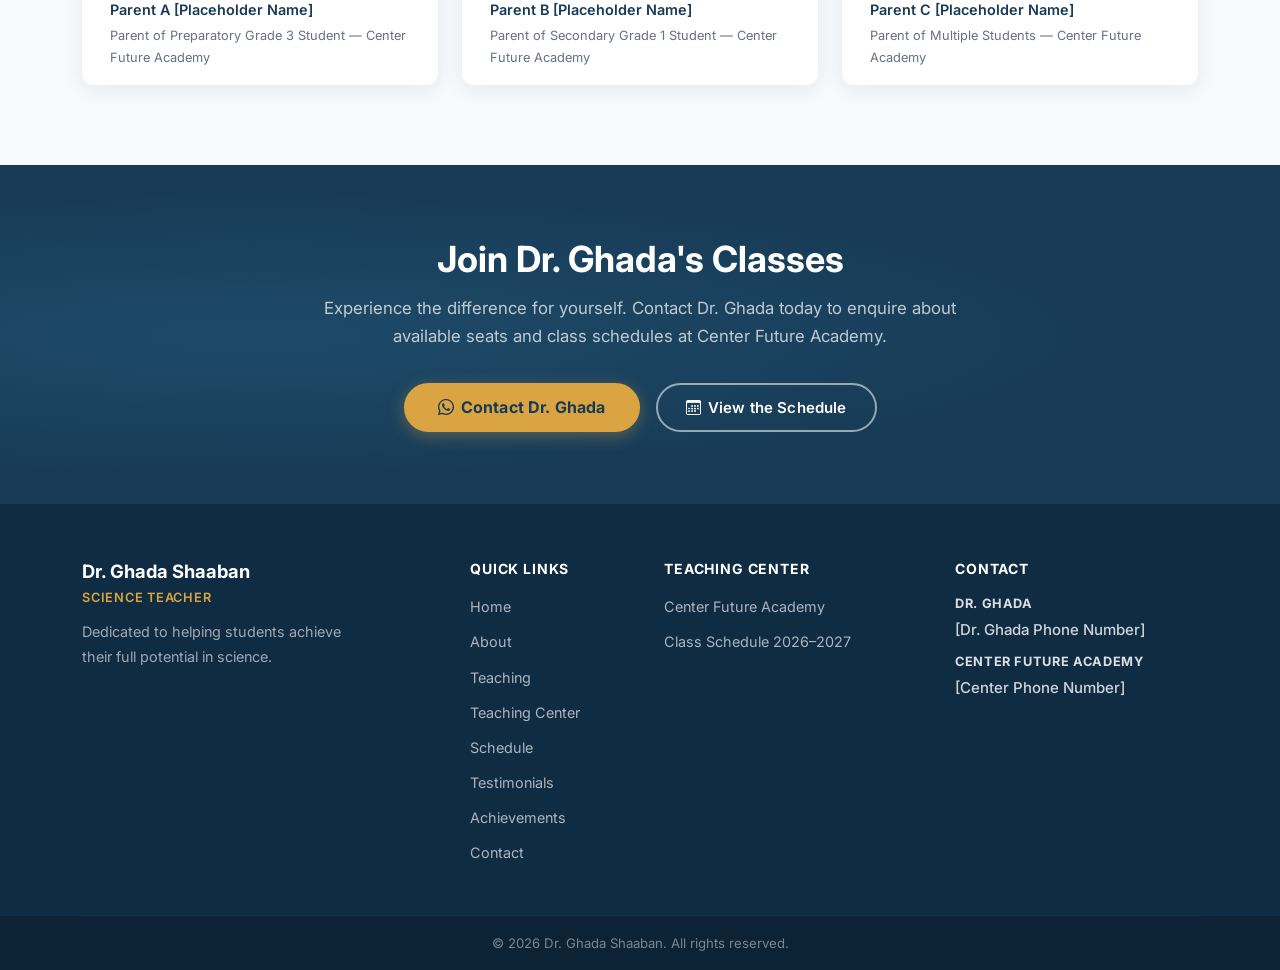
<file: pages/testimonials.html>
<!DOCTYPE html>
<html lang="en">
<head>
    <meta charset="UTF-8">
    <meta name="viewport" content="width=device-width, initial-scale=1.0">
    <title>Testimonials — Dr. Ghada Shaaban Science Teacher</title>
    <meta name="description" content="Read what students and parents say about Dr. Ghada Shaaban's science teaching at Center Future Academy.">
    <link href="https://cdn.jsdelivr.net/npm/bootstrap@5.3.8/dist/css/bootstrap.min.css" rel="stylesheet" integrity="sha384-sRIl4kxILFvY47J16cr9ZwB07vP4J8+LH7qKQnuqkuIAvNWLzeN8tE5YBujZqJLB" crossorigin="anonymous">
    <link rel="preconnect" href="https://fonts.googleapis.com">
    <link rel="preconnect" href="https://fonts.gstatic.com" crossorigin>
    <link href="https://fonts.googleapis.com/css2?family=Inter:wght@400;500;600;700;800&display=swap" rel="stylesheet">
    <link rel="stylesheet" href="https://cdn.jsdelivr.net/npm/bootstrap-icons@1.13.1/font/bootstrap-icons.min.css">
    <link rel="stylesheet" href="../css/style.css">
</head>
<body>

    <!-- ===== NAVBAR ===== -->
    <header>
        <nav class="navbar navbar-expand-lg" aria-label="Main navigation">
            <div class="container">
                <a class="navbar-brand" href="../index.html">
                    <span>Dr. Ghada Shaaban</span>
                    <small>Science Teacher</small>
                </a>
                <button class="navbar-toggler" type="button" data-bs-toggle="collapse"
                    data-bs-target="#navbarMain" aria-controls="navbarMain"
                    aria-expanded="false" aria-label="Toggle navigation">
                    <span class="navbar-toggler-icon"></span>
                </button>
                <div class="collapse navbar-collapse" id="navbarMain">
                    <ul class="navbar-nav me-auto mb-2 mb-lg-0">
                        <li class="nav-item"><a class="nav-link" href="../index.html">Home</a></li>
                        <li class="nav-item"><a class="nav-link" href="about.html">About</a></li>
                        <li class="nav-item"><a class="nav-link" href="teaching.html">Teaching</a></li>
                        <li class="nav-item"><a class="nav-link" href="centers.html">Teaching Center</a></li>
                        <li class="nav-item"><a class="nav-link" href="schedule.html">Schedule</a></li>
                        <li class="nav-item"><a class="nav-link active" aria-current="page" href="testimonials.html">Testimonials</a></li>
                        <li class="nav-item"><a class="nav-link" href="achievements.html">Achievements</a></li>
                        <li class="nav-item"><a class="nav-link" href="contact.html">Contact</a></li>
                    </ul>
                    <a href="tel:+201000000000" class="btn btn-outline-primary">
                        <i class="bi bi-telephone-fill"></i> Call Dr. Ghada
                    </a>
                </div>
            </div>
        </nav>
    </header>

    <main>

        <!-- ===== PAGE HERO ===== -->
        <section class="page-hero" aria-labelledby="testimonials-page-heading">
            <div class="container">
                <h1 id="testimonials-page-heading">Student &amp; Parent Testimonials</h1>
                <p>
                    Hear from the students and parents who have experienced Dr. Ghada's teaching at Center Future Academy.
                    All testimonials below are placeholder content. <!-- [Placeholder: Replace with real, consented reviews] -->
                </p>
            </div>
        </section>

        <!-- ===== STUDENT TESTIMONIALS ===== -->
        <section class="section-white testimonials-section" aria-labelledby="student-testimonials-heading">
            <div class="container">
                <div class="section-header">
                    <span class="section-label">From Students</span>
                    <h2 id="student-testimonials-heading" class="heading-accent">What Students Say</h2>
                </div>
                <div class="row g-4">

                    <div class="col-md-6">
                        <article class="card testimonial-card h-100" aria-labelledby="t-student-a">
                            <div class="card-body">
                                <span class="quote-mark" aria-hidden="true">"</span>
                                <h3 id="t-student-a" class="visually-hidden">Student A testimonial</h3>
                                <blockquote class="blockquote mb-0">
                                    <p>
                                        "Joining Dr. Ghada's class was one of the best decisions I made
                                        this year. The way she explains every concept step by step made
                                        even the hardest topics feel manageable. My understanding of
                                        science improved enormously in just a few months."
                                        <!-- [Placeholder testimonial text] -->
                                    </p>
                                </blockquote>
                            </div>
                            <div class="card-footer">
                                <cite>Student A [Placeholder Name]</cite>
                                <p class="testimonial-meta">Secondary Grade 2 — Center Future Academy</p>
                            </div>
                        </article>
                    </div>

                    <div class="col-md-6">
                        <article class="card testimonial-card h-100" aria-labelledby="t-student-b">
                            <div class="card-body">
                                <span class="quote-mark" aria-hidden="true">"</span>
                                <h3 id="t-student-b" class="visually-hidden">Student B testimonial</h3>
                                <blockquote class="blockquote mb-0">
                                    <p>
                                        "I used to be afraid of science exams but Dr. Ghada changed that
                                        completely. She teaches us how to think through problems rather
                                        than just memorise answers. I scored much higher than I expected."
                                        <!-- [Placeholder testimonial text] -->
                                    </p>
                                </blockquote>
                            </div>
                            <div class="card-footer">
                                <cite>Student B [Placeholder Name]</cite>
                                <p class="testimonial-meta">Preparatory Grade 3 — Center Future Academy</p>
                            </div>
                        </article>
                    </div>

                    <div class="col-md-6">
                        <article class="card testimonial-card h-100" aria-labelledby="t-student-c">
                            <div class="card-body">
                                <span class="quote-mark" aria-hidden="true">"</span>
                                <h3 id="t-student-c" class="visually-hidden">Student C testimonial</h3>
                                <blockquote class="blockquote mb-0">
                                    <p>
                                        "Dr. Ghada is the most patient teacher I have ever had. She never
                                        makes you feel embarrassed for asking questions and always finds
                                        a different way to explain if you did not understand the first time."
                                        <!-- [Placeholder testimonial text] -->
                                    </p>
                                </blockquote>
                            </div>
                            <div class="card-footer">
                                <cite>Student C [Placeholder Name]</cite>
                                <p class="testimonial-meta">Secondary Grade 1 — Center Future Academy</p>
                            </div>
                        </article>
                    </div>

                    <div class="col-md-6">
                        <article class="card testimonial-card h-100" aria-labelledby="t-student-d">
                            <div class="card-body">
                                <span class="quote-mark" aria-hidden="true">"</span>
                                <h3 id="t-student-d" class="visually-hidden">Student D testimonial</h3>
                                <blockquote class="blockquote mb-0">
                                    <p>
                                        "The revision sessions before exams were incredibly helpful.
                                        Dr. Ghada knows exactly which topics are most likely to appear
                                        and focuses the session perfectly. I felt fully prepared going
                                        into my final exams."
                                        <!-- [Placeholder testimonial text] -->
                                    </p>
                                </blockquote>
                            </div>
                            <div class="card-footer">
                                <cite>Student D [Placeholder Name]</cite>
                                <p class="testimonial-meta">Secondary Grade 3 — Center Future Academy</p>
                            </div>
                        </article>
                    </div>

                </div>
            </div>
        </section>

        <!-- ===== PARENT TESTIMONIALS ===== -->
        <section class="section-light testimonials-section" aria-labelledby="parent-testimonials-heading">
            <div class="container">
                <div class="section-header">
                    <span class="section-label">From Parents</span>
                    <h2 id="parent-testimonials-heading" class="heading-accent">What Parents Say</h2>
                </div>
                <div class="row g-4">

                    <div class="col-md-4">
                        <article class="card testimonial-card h-100" aria-labelledby="t-parent-a">
                            <div class="card-body">
                                <span class="quote-mark" aria-hidden="true">"</span>
                                <h3 id="t-parent-a" class="visually-hidden">Parent A testimonial</h3>
                                <blockquote class="blockquote mb-0">
                                    <p>
                                        "My son had been struggling with science for two years before
                                        we found Dr. Ghada. Within one semester, his grades went from
                                        barely passing to achieving top marks."
                                        <!-- [Placeholder testimonial text] -->
                                    </p>
                                </blockquote>
                            </div>
                            <div class="card-footer">
                                <cite>Parent A [Placeholder Name]</cite>
                                <p class="testimonial-meta">Parent of Preparatory Grade 3 Student — Center Future Academy</p>
                            </div>
                        </article>
                    </div>

                    <div class="col-md-4">
                        <article class="card testimonial-card h-100" aria-labelledby="t-parent-b">
                            <div class="card-body">
                                <span class="quote-mark" aria-hidden="true">"</span>
                                <h3 id="t-parent-b" class="visually-hidden">Parent B testimonial</h3>
                                <blockquote class="blockquote mb-0">
                                    <p>
                                        "What I appreciate most about Dr. Ghada is the regular feedback
                                        she provides to parents. I always know exactly how my daughter
                                        is progressing and what areas need more focus."
                                        <!-- [Placeholder testimonial text] -->
                                    </p>
                                </blockquote>
                            </div>
                            <div class="card-footer">
                                <cite>Parent B [Placeholder Name]</cite>
                                <p class="testimonial-meta">Parent of Secondary Grade 1 Student — Center Future Academy</p>
                            </div>
                        </article>
                    </div>

                    <div class="col-md-4">
                        <article class="card testimonial-card h-100" aria-labelledby="t-parent-c">
                            <div class="card-body">
                                <span class="quote-mark" aria-hidden="true">"</span>
                                <h3 id="t-parent-c" class="visually-hidden">Parent C testimonial</h3>
                                <blockquote class="blockquote mb-0">
                                    <p>
                                        "We enrolled all three of our children with Dr. Ghada and the
                                        results speak for themselves. All three have significantly improved
                                        their science performance. She has a gift for making complex
                                        subjects accessible to young minds."
                                        <!-- [Placeholder testimonial text] -->
                                    </p>
                                </blockquote>
                            </div>
                            <div class="card-footer">
                                <cite>Parent C [Placeholder Name]</cite>
                                <p class="testimonial-meta">Parent of Multiple Students — Center Future Academy</p>
                            </div>
                        </article>
                    </div>

                </div>
            </div>
        </section>

        <!-- ===== CTA ===== -->
        <section class="cta-section" aria-labelledby="testimonials-cta-heading">
            <div class="container position-relative text-center">
                <div class="row justify-content-center">
                    <div class="col-lg-7">
                        <h2 id="testimonials-cta-heading">Join Dr. Ghada's Classes</h2>
                        <p>
                            Experience the difference for yourself. Contact Dr. Ghada today to enquire
                            about available seats and class schedules at Center Future Academy.
                        </p>
                        <div class="d-flex gap-3 flex-wrap justify-content-center">
                            <a href="contact.html" class="btn btn-hero-primary">
                                <i class="bi bi-whatsapp"></i> Contact Dr. Ghada
                            </a>
                            <a href="schedule.html" class="btn btn-hero-outline">
                                <i class="bi bi-calendar3"></i> View the Schedule
                            </a>
                        </div>
                    </div>
                </div>
            </div>
        </section>

    </main>

    <!-- ===== FOOTER ===== -->
    <footer class="site-footer" aria-label="Site footer">
        <div class="container">
            <div class="row g-5">
                <div class="col-lg-4 col-md-6">
                    <h2>Dr. Ghada Shaaban</h2>
                    <span class="footer-tagline">Science Teacher</span>
                    <p class="footer-desc">Dedicated to helping students achieve their full potential in science.</p>
                </div>
                <nav class="col-lg-2 col-md-3 col-6" aria-label="Footer navigation">
                    <h3>Quick Links</h3>
                    <ul class="footer-links">
                        <li><a href="../index.html">Home</a></li>
                        <li><a href="about.html">About</a></li>
                        <li><a href="teaching.html">Teaching</a></li>
                        <li><a href="centers.html">Teaching Center</a></li>
                        <li><a href="schedule.html">Schedule</a></li>
                        <li><a href="testimonials.html">Testimonials</a></li>
                        <li><a href="achievements.html">Achievements</a></li>
                        <li><a href="contact.html">Contact</a></li>
                    </ul>
                </nav>
                <div class="col-lg-3 col-md-3 col-6">
                    <h3>Teaching Center</h3>
                    <ul class="footer-links">
                        <li><a href="centers.html">Center Future Academy</a></li>
                        <li><a href="schedule.html">Class Schedule 2026–2027</a></li>
                    </ul>
                </div>
                <div class="col-lg-3 col-md-6">
                    <h3>Contact</h3>
                    <address>
                        <p>
                            <strong>Dr. Ghada</strong>
                            <a href="tel:+201000000000">[Dr. Ghada Phone Number]</a>
                        </p>
                        <p>
                            <strong>Center Future Academy</strong>
                            <a href="tel:+201000000001">[Center Phone Number]</a>
                        </p>
                    </address>
                </div>
            </div>
            <hr class="footer-divider">
        </div>
        <div class="footer-bottom">
            <div class="container">
                <p>&copy; 2026 Dr. Ghada Shaaban. All rights reserved.</p>
            </div>
        </div>
    </footer>

    <script src="https://cdn.jsdelivr.net/npm/bootstrap@5.3.8/dist/js/bootstrap.bundle.min.js" integrity="sha384-FKyoEForCGlyvwx9Hj09JcYn3nv7wiPVlz7YYwJrWVcXK/BmnVDxM+D2scQbITxI" crossorigin="anonymous"></script>
</body>
</html>
</file>
<file: css/style.css>
/* ============================================================
   Dr. Ghada Shaaban — Science Teacher
   Custom Stylesheet
   Bootstrap 5.3.8 + Custom Design System
   ============================================================ */

/* ============================================================
   1. CSS VARIABLES
   ============================================================ */
:root {
    --primary:     #173B57;
    --secondary:   #2F6F8F;
    --accent:      #D9A441;
    --background:  #F7F9FB;
    --surface:     #FFFFFF;
    --text:        #17212B;
    --muted:       #667085;
    --border:      #E5E7EB;

    /* Typography */
    --font-base: 'Inter', 'Cairo', system-ui, -apple-system, sans-serif;
    --font-size-base: 1rem;
    --line-height-base: 1.7;

    /* Radii */
    --radius-btn:  8px;
    --radius-card: 12px;
    --radius-img:  12px;

    /* Shadows */
    --shadow-card: 0 4px 20px rgba(23, 59, 87, 0.08);
    --shadow-card-hover: 0 8px 32px rgba(23, 59, 87, 0.14);

    /* Spacing */
    --section-pad-y: 5rem;
}

/* ============================================================
   2. GLOBAL / RESET
   ============================================================ */
*,
*::before,
*::after {
    box-sizing: border-box;
}

html {
    scroll-behavior: smooth;
}

body {
    font-family: var(--font-base);
    font-size: var(--font-size-base);
    line-height: var(--line-height-base);
    color: var(--text);
    background-color: var(--surface);
    -webkit-font-smoothing: antialiased;
}

/* Remove excessive bottom margin from last children */
p:last-child,
ul:last-child,
ol:last-child {
    margin-bottom: 0;
}

/* ============================================================
   3. TYPOGRAPHY
   ============================================================ */
h1, h2, h3, h4, h5, h6 {
    font-weight: 700;
    line-height: 1.25;
    color: var(--text);
}

h1 { font-size: clamp(2rem, 5vw, 2.75rem); }
h2 { font-size: clamp(1.5rem, 3.5vw, 2rem); }
h3 { font-size: clamp(1.15rem, 2.5vw, 1.375rem); }
h4 { font-size: 1.125rem; }
h5 { font-size: 1rem; }
h6 { font-size: 0.9rem; }

.text-muted {
    color: var(--muted) !important;
}

.lead {
    font-size: 1.125rem;
    font-weight: 400;
    color: var(--muted);
}

/* Section label / eyebrow text */
.section-label {
    display: inline-block;
    font-size: 0.8rem;
    font-weight: 600;
    letter-spacing: 0.1em;
    text-transform: uppercase;
    color: var(--accent);
    margin-bottom: 0.5rem;
}

/* Decorative accent underline on headings */
.heading-accent {
    position: relative;
    display: inline-block;
}

.heading-accent::after {
    content: '';
    display: block;
    width: 2.5rem;
    height: 3px;
    background-color: var(--accent);
    margin-top: 0.5rem;
    border-radius: 2px;
}

/* ============================================================
   4. LINKS
   ============================================================ */
a {
    color: var(--secondary);
    text-decoration: none;
    transition: color 0.2s ease;
}

a:hover,
a:focus-visible {
    color: var(--primary);
    text-decoration: underline;
}

/* ============================================================
   5. BUTTONS — Bootstrap-forward redesign
   ============================================================ */

/* Base override — pill shape, flex alignment, smooth transitions */
.btn {
    display: inline-flex;
    align-items: center;
    justify-content: center;
    gap: 0.4rem;
    border-radius: 50rem;          /* pill via Bootstrap .rounded-pill equivalent */
    font-weight: 600;
    font-size: 0.9375rem;
    padding: 0.6rem 1.75rem;
    border-width: 2px;
    line-height: 1.4;
    text-decoration: none;
    white-space: nowrap;
    letter-spacing: 0.01em;
    transition: background-color 0.2s ease, border-color 0.2s ease,
                color 0.2s ease, box-shadow 0.2s ease, transform 0.2s ease;
}

.btn:focus-visible {
    outline: 3px solid var(--accent);
    outline-offset: 3px;
}

/* ── Primary: deep navy fill with accent glow on hover ── */
.btn-primary {
    background-color: var(--primary);
    border-color: var(--primary);
    color: #fff;
    box-shadow: 0 2px 10px rgba(23, 59, 87, 0.22);
}
.btn-primary:hover,
.btn-primary:focus {
    background-color: var(--secondary);
    border-color: var(--secondary);
    color: #fff;
    box-shadow: 0 6px 20px rgba(23, 59, 87, 0.35);
    transform: translateY(-2px);
}
.btn-primary:active {
    transform: translateY(0);
    box-shadow: 0 2px 8px rgba(23, 59, 87, 0.2);
}

/* ── Outline Primary: navy border, fills on hover ── */
.btn-outline-primary {
    background-color: transparent;
    border-color: var(--primary);
    color: var(--primary);
}
.btn-outline-primary:hover,
.btn-outline-primary:focus {
    background-color: var(--primary);
    border-color: var(--primary);
    color: #fff;
    box-shadow: 0 4px 16px rgba(23, 59, 87, 0.25);
    transform: translateY(-2px);
}
.btn-outline-primary:active {
    transform: translateY(0);
}

/* ── Outline Secondary: subtle ghost button ── */
.btn-outline-secondary {
    background-color: transparent;
    border-color: var(--border);
    color: var(--muted);
}
.btn-outline-secondary:hover,
.btn-outline-secondary:focus {
    background-color: var(--background);
    border-color: var(--secondary);
    color: var(--primary);
    box-shadow: 0 3px 12px rgba(23, 59, 87, 0.1);
    transform: translateY(-2px);
}
.btn-outline-secondary:active {
    transform: translateY(0);
}

/* ── Hero Primary: gold accent — main CTA on dark sections ── */
.btn-hero-primary {
    background-color: var(--accent);
    border-color: var(--accent);
    color: var(--primary);
    font-weight: 700;
    padding: 0.7rem 2rem;
    font-size: 1rem;
    box-shadow: 0 4px 16px rgba(217, 164, 65, 0.35);
    border-radius: 50rem;
    display: inline-flex;
    align-items: center;
    justify-content: center;
    gap: 0.45rem;
    transition: background-color 0.2s ease, box-shadow 0.2s ease, transform 0.2s ease;
    border-width: 2px;
    text-decoration: none;
    white-space: nowrap;
    letter-spacing: 0.01em;
}
.btn-hero-primary:hover,
.btn-hero-primary:focus {
    background-color: #c49035;
    border-color: #c49035;
    color: var(--primary);
    box-shadow: 0 8px 24px rgba(217, 164, 65, 0.5);
    transform: translateY(-2px);
}
.btn-hero-primary:active {
    transform: translateY(0);
}

/* ── Hero Outline / Light Outline: white ghost — on navy backgrounds ── */
.btn-hero-outline,
.btn-light-outline {
    background-color: transparent;
    border-color: rgba(255, 255, 255, 0.55);
    color: #fff;
    font-weight: 600;
    border-radius: 50rem;
    display: inline-flex;
    align-items: center;
    justify-content: center;
    gap: 0.45rem;
    padding: 0.65rem 1.75rem;
    font-size: 0.9375rem;
    border-width: 2px;
    transition: background-color 0.2s ease, border-color 0.2s ease, transform 0.2s ease;
    text-decoration: none;
    white-space: nowrap;
}
.btn-hero-outline:hover,
.btn-hero-outline:focus,
.btn-light-outline:hover,
.btn-light-outline:focus {
    background-color: rgba(255, 255, 255, 0.15);
    border-color: #fff;
    color: #fff;
    transform: translateY(-2px);
}
.btn-hero-outline:active,
.btn-light-outline:active {
    transform: translateY(0);
}

/* ── Small variant ── */
.btn-sm {
    padding: 0.375rem 1.1rem;
    font-size: 0.875rem;
    gap: 0.35rem;
}

/* ============================================================
   6. NAVBAR
   ============================================================ */
.navbar {
    background-color: var(--primary);
    padding-top: 0.875rem;
    padding-bottom: 0.875rem;
    box-shadow: 0 2px 12px rgba(23, 59, 87, 0.18);
}

.navbar-brand {
    display: flex;
    flex-direction: column;
    line-height: 1.2;
    color: #ffffff !important;
    text-decoration: none;
}

.navbar-brand span {
    font-size: 1.05rem;
    font-weight: 700;
    letter-spacing: 0.01em;
    color: #ffffff;
}

.navbar-brand small {
    font-size: 0.72rem;
    font-weight: 400;
    color: rgba(255,255,255,0.65);
    letter-spacing: 0.02em;
}

.navbar-nav .nav-link {
    color: rgba(255,255,255,0.82) !important;
    font-size: 0.9rem;
    font-weight: 500;
    padding: 0.45rem 0.75rem;
    border-radius: 6px;
    transition: color 0.2s, background-color 0.2s;
}

.navbar-nav .nav-link:hover,
.navbar-nav .nav-link:focus {
    color: #ffffff !important;
    background-color: rgba(255,255,255,0.1);
}

.navbar-nav .nav-link.active {
    color: #ffffff !important;
    font-weight: 600;
}

/* Call button in navbar — white ghost pill on dark background */
.navbar .btn-outline-primary {
    border-color: rgba(255, 255, 255, 0.6);
    color: #fff;
    background-color: transparent;
    font-size: 0.875rem;
    padding: 0.4rem 1.25rem;
}
.navbar .btn-outline-primary:hover,
.navbar .btn-outline-primary:focus {
    background-color: rgba(255, 255, 255, 0.15);
    border-color: #fff;
    color: #fff;
    box-shadow: none;
    transform: none;
}

/* Mobile toggler */
.navbar-toggler {
    border-color: rgba(255,255,255,0.4);
    padding: 0.35rem 0.6rem;
}

.navbar-toggler:focus {
    box-shadow: 0 0 0 3px rgba(217, 164, 65, 0.5);
}

.navbar-toggler-icon {
    background-image: url("data:image/svg+xml,%3csvg xmlns='http://www.w3.org/2000/svg' viewBox='0 0 30 30'%3e%3cpath stroke='rgba%28255, 255, 255, 0.85%29' stroke-linecap='round' stroke-miterlimit='10' stroke-width='2' d='M4 7h22M4 15h22M4 23h22'/%3e%3c/svg%3e");
}

/* ============================================================
   7. PAGE HERO BANNER (inner pages)
   ============================================================ */
.page-hero {
    background-color: var(--primary);
    padding: 3.5rem 0 3rem;
}

.page-hero h1 {
    color: #ffffff;
    font-size: clamp(1.8rem, 4vw, 2.5rem);
    margin-bottom: 0.5rem;
}

.page-hero p {
    color: rgba(255,255,255,0.72);
    font-size: 1.05rem;
    margin-bottom: 0;
    max-width: 60ch;
}

.page-hero .breadcrumb-item,
.page-hero .breadcrumb-item a {
    color: rgba(255,255,255,0.6);
    font-size: 0.875rem;
}

.page-hero .breadcrumb-item.active {
    color: rgba(255,255,255,0.9);
}

.page-hero .breadcrumb-item + .page-hero .breadcrumb-item::before {
    color: rgba(255,255,255,0.4);
}

/* ============================================================
   8. HERO SECTION (home page)
   ============================================================ */
.hero-section {
    background-color: var(--primary);
    padding: 5rem 0 4rem;
    position: relative;
    overflow: hidden;
}

/* Subtle background texture */
.hero-section::before {
    content: '';
    position: absolute;
    inset: 0;
    background-image: radial-gradient(ellipse at 70% 50%, rgba(47, 111, 143, 0.25) 0%, transparent 65%);
    pointer-events: none;
}

.hero-section .hero-eyebrow {
    font-size: 0.8rem;
    font-weight: 600;
    letter-spacing: 0.12em;
    text-transform: uppercase;
    color: var(--accent);
    margin-bottom: 0.75rem;
    display: block;
}

.hero-section h1 {
    color: #ffffff;
    font-size: clamp(2.25rem, 5vw, 3.25rem);
    font-weight: 800;
    margin-bottom: 0.5rem;
    line-height: 1.15;
}

.hero-section .hero-tagline {
    color: rgba(255,255,255,0.85);
    font-size: clamp(1.05rem, 2.5vw, 1.25rem);
    font-weight: 500;
    margin-bottom: 1.25rem;
}

.hero-section .hero-desc {
    color: rgba(255,255,255,0.7);
    font-size: 1rem;
    max-width: 50ch;
    margin-bottom: 2rem;
    line-height: 1.75;
}

.hero-section .hero-actions {
    display: flex;
    gap: 0.875rem;
    flex-wrap: wrap;
}

/* Hero section buttons — inherit from global section 5 */

/* Hero image */
.hero-section .hero-image-wrap {
    position: relative;
    text-align: center;
}

.hero-section .hero-image-wrap img {
    border-radius: var(--radius-img);
    max-height: 540px;
    width: 100%;
    object-fit: cover;
    object-position: top;
    box-shadow: 0 20px 60px rgba(0, 0, 0, 0.35);
}

.hero-section figcaption {
    color: rgba(255,255,255,0.5);
    font-size: 0.8rem;
    margin-top: 0.5rem;
}

/* ============================================================
   9. SECTIONS
   ============================================================ */
.section-white {
    background-color: var(--surface);
    padding: var(--section-pad-y) 0;
}

.section-light {
    background-color: var(--background);
    padding: var(--section-pad-y) 0;
}

.section-navy {
    background-color: var(--primary);
    padding: var(--section-pad-y) 0;
}

.section-dark-navy {
    background-color: #0f2c42;
    padding: var(--section-pad-y) 0;
}

/* Section heading group */
.section-header {
    margin-bottom: 2.75rem;
}

.section-header h2 {
    margin-bottom: 0.625rem;
}

.section-header p {
    color: var(--muted);
    font-size: 1.05rem;
    max-width: 58ch;
    margin-bottom: 0;
}

/* ============================================================
   10. CARDS
   ============================================================ */
.card {
    border: 1px solid var(--border);
    border-radius: var(--radius-card);
    background-color: var(--surface);
    box-shadow: var(--shadow-card);
    transition: box-shadow 0.25s ease, transform 0.25s ease;
}

.card:hover {
    box-shadow: var(--shadow-card-hover);
    transform: translateY(-2px);
}

.card-body {
    padding: 1.625rem;
}

.card-footer {
    background-color: var(--background);
    border-top: 1px solid var(--border);
    padding: 1rem 1.625rem;
    border-radius: 0 0 var(--radius-card) var(--radius-card);
}

.card-title {
    color: var(--text);
    font-weight: 700;
    margin-bottom: 0.625rem;
}

.card-text {
    color: var(--muted);
    font-size: 0.9375rem;
    line-height: 1.65;
}

/* Feature card (Why Learn section) */
.feature-card {
    border: none;
    border-top: 3px solid var(--border);
    border-radius: var(--radius-card);
    box-shadow: var(--shadow-card);
    transition: box-shadow 0.25s ease, border-top-color 0.25s ease, transform 0.25s ease;
}

.feature-card:hover {
    border-top-color: var(--secondary);
    box-shadow: var(--shadow-card-hover);
    transform: translateY(-3px);
}

.feature-card .feature-icon {
    width: 48px;
    height: 48px;
    display: flex;
    align-items: center;
    justify-content: center;
    background-color: var(--background);
    border-radius: 10px;
    margin-bottom: 1rem;
    color: var(--secondary);
}

.feature-card .feature-icon svg {
    width: 24px;
    height: 24px;
}

/* Testimonial card */
.testimonial-card {
    border: none;
    border-radius: var(--radius-card);
    background-color: var(--surface);
    box-shadow: var(--shadow-card);
}

.testimonial-card .card-body {
    padding: 1.75rem 1.75rem 1.25rem;
}

.testimonial-card blockquote p {
    color: var(--text);
    font-size: 0.9375rem;
    line-height: 1.7;
    font-style: italic;
}

.testimonial-card .card-footer {
    background-color: transparent;
    border-top: 1px solid var(--border);
    padding: 1rem 1.75rem;
}

.testimonial-card cite {
    font-style: normal;
    font-weight: 600;
    color: var(--primary);
    font-size: 0.9rem;
}

.testimonial-card .testimonial-meta {
    font-size: 0.8rem;
    color: var(--muted);
    margin-top: 0.15rem;
}

/* Achievement / milestone card */
.achievement-card {
    border: none;
    border-left: 4px solid var(--secondary);
    border-radius: 0 var(--radius-card) var(--radius-card) 0;
    box-shadow: var(--shadow-card);
}

/* ============================================================
   11. STATS / AT A GLANCE
   ============================================================ */
.stat-item {
    text-align: center;
    padding: 1.5rem 1rem;
}

.stat-item .stat-value {
    display: block;
    font-size: clamp(1.75rem, 4vw, 2.5rem);
    font-weight: 800;
    color: var(--primary);
    line-height: 1;
    margin-bottom: 0.375rem;
}

.stat-item .stat-label {
    font-size: 0.875rem;
    color: var(--muted);
    font-weight: 500;
}

/* Stats on dark background */
.section-navy .stat-item .stat-value {
    color: var(--accent);
}

.section-navy .stat-item .stat-label {
    color: rgba(255,255,255,0.7);
}

/* ============================================================
   12. IMAGES
   ============================================================ */
img {
    max-width: 100%;
    height: auto;
}

.rounded-img {
    border-radius: var(--radius-img);
}

.img-profile {
    border-radius: var(--radius-img);
    width: 100%;
    object-fit: cover;
    box-shadow: var(--shadow-card-hover);
}

/* ============================================================
   13. TABLES
   ============================================================ */
.table {
    border-color: var(--border);
    font-size: 0.9375rem;
    border-radius: var(--radius-card);
    overflow: hidden;
}

.table thead th {
    background-color: var(--primary);
    color: #ffffff;
    font-weight: 600;
    font-size: 0.875rem;
    letter-spacing: 0.03em;
    text-transform: uppercase;
    border-color: rgba(255,255,255,0.15);
    padding: 0.875rem 1rem;
    white-space: nowrap;
}

.table tbody td {
    padding: 0.875rem 1rem;
    color: var(--text);
    border-color: var(--border);
    vertical-align: middle;
}

.table-striped > tbody > tr:nth-of-type(odd) > * {
    --bs-table-bg-type: var(--background);
}

.table-hover > tbody > tr:hover > * {
    --bs-table-bg-state: rgba(23, 59, 87, 0.04);
}

.table caption {
    caption-side: bottom;
    font-size: 0.8rem;
    color: var(--muted);
    padding: 0.5rem 0;
}

/* Availability badges in table */
td .badge-available {
    display: inline-block;
    padding: 0.25rem 0.625rem;
    border-radius: 20px;
    font-size: 0.775rem;
    font-weight: 600;
    background-color: #d1fae5;
    color: #065f46;
}

td .badge-full {
    display: inline-block;
    padding: 0.25rem 0.625rem;
    border-radius: 20px;
    font-size: 0.775rem;
    font-weight: 600;
    background-color: #fee2e2;
    color: #991b1b;
}

/* ============================================================
   14. TEACHING CENTER
   ============================================================ */

/* Location layout — two equal-height columns */
.location-row {
    display: flex;
}

.map-container {
    border-radius: var(--radius-card);
    overflow: hidden;
    box-shadow: var(--shadow-card);
    height: 100%;
    min-height: 420px;
    display: flex;
    flex-direction: column;
}

.map-container iframe {
    display: block;
    width: 100%;
    flex: 1;
    min-height: 420px;
    border: 0;
}

.center-info-card {
    background-color: var(--surface);
    border: 1px solid var(--border);
    border-radius: var(--radius-card);
    padding: 2rem;
    box-shadow: var(--shadow-card);
    height: 100%;
    display: flex;
    flex-direction: column;
}

.center-info-card h3 {
    color: var(--primary);
    font-size: 1.35rem;
    margin-bottom: 1.25rem;
    padding-bottom: 0.75rem;
    border-bottom: 2px solid var(--background);
}

.center-info-card .info-row {
    display: flex;
    gap: 0.75rem;
    margin-bottom: 0.875rem;
    align-items: flex-start;
}

.center-info-card .info-label {
    font-weight: 600;
    color: var(--text);
    font-size: 0.875rem;
    min-width: 7rem;
    flex-shrink: 0;
}

.center-info-card .info-value {
    color: var(--muted);
    font-size: 0.9375rem;
}

.center-phone-block {
    margin-top: 1.5rem;
    padding-top: 1.25rem;
    border-top: 1px solid var(--border);
}

.center-phone-block p {
    font-weight: 600;
    font-size: 0.875rem;
    color: var(--text);
    margin-bottom: 0.5rem;
}

/* ============================================================
   15. SCHEDULE PAGE
   ============================================================ */
.schedule-notice {
    background-color: #fefce8;
    border: 1px solid #fde68a;
    border-radius: var(--radius-card);
    padding: 1.25rem 1.5rem;
    font-size: 0.9375rem;
}

.schedule-notice h2 {
    font-size: 1rem;
    font-weight: 700;
    color: #92400e;
    margin-bottom: 0.5rem;
}

.schedule-notice p {
    color: #78350f;
    margin-bottom: 0.5rem;
}

.schedule-notice a {
    color: #92400e;
    font-weight: 600;
}

.availability-key dt {
    font-weight: 700;
    color: var(--text);
    font-size: 0.9rem;
}

.availability-key dd {
    color: var(--muted);
    font-size: 0.9rem;
    margin-bottom: 0.5rem;
}

/* ============================================================
   16. TESTIMONIALS
   ============================================================ */
.testimonials-section .quote-mark {
    font-size: 3.5rem;
    line-height: 1;
    color: var(--secondary);
    opacity: 0.2;
    font-family: Georgia, serif;
    margin-bottom: -0.5rem;
    display: block;
}

/* ============================================================
   17. ACHIEVEMENTS
   ============================================================ */
.milestone-list {
    list-style: none;
    padding: 0;
    margin: 0;
    position: relative;
}

.milestone-list::before {
    content: '';
    position: absolute;
    left: 1rem;
    top: 0;
    bottom: 0;
    width: 2px;
    background-color: var(--border);
}

.milestone-list li {
    position: relative;
    padding: 0 0 1.75rem 3rem;
}

.milestone-list li::before {
    content: '';
    position: absolute;
    left: 0.4375rem;
    top: 0.375rem;
    width: 14px;
    height: 14px;
    border-radius: 50%;
    background-color: var(--secondary);
    border: 3px solid var(--surface);
    box-shadow: 0 0 0 2px var(--secondary);
}

.milestone-list li:last-child {
    padding-bottom: 0;
}

.milestone-list .milestone-year {
    display: inline-block;
    background-color: var(--primary);
    color: #ffffff;
    font-size: 0.75rem;
    font-weight: 700;
    padding: 0.15rem 0.6rem;
    border-radius: 4px;
    margin-bottom: 0.25rem;
}

.milestone-list h3 {
    font-size: 1rem;
    font-weight: 700;
    color: var(--text);
    margin-bottom: 0.25rem;
}

.milestone-list p {
    font-size: 0.9rem;
    color: var(--muted);
    margin-bottom: 0;
}

/* ============================================================
   18. CTA SECTION
   ============================================================ */
.cta-section {
    background-color: var(--primary);
    padding: 4.5rem 0;
    position: relative;
    overflow: hidden;
}

.cta-section::before {
    content: '';
    position: absolute;
    inset: 0;
    background-image: radial-gradient(ellipse at 20% 50%, rgba(47, 111, 143, 0.3) 0%, transparent 60%);
    pointer-events: none;
}

.cta-section h2 {
    color: #ffffff;
    font-size: clamp(1.5rem, 3.5vw, 2.25rem);
    font-weight: 700;
    margin-bottom: 0.75rem;
}

.cta-section p {
    color: rgba(255,255,255,0.72);
    font-size: 1.05rem;
    margin-bottom: 2rem;
}

.cta-section .cta-phone-label {
    font-size: 0.775rem;
    font-weight: 600;
    letter-spacing: 0.07em;
    text-transform: uppercase;
    color: rgba(255,255,255,0.5);
    margin-bottom: 0.4rem;
    display: block;
}

/* CTA booking option cards — equal visual weight */
.cta-booking-grid {
    display: grid;
    grid-template-columns: 1fr 1fr;
    gap: 1rem;
    margin-bottom: 1.75rem;
}

.cta-booking-option {
    background-color: rgba(255,255,255,0.07);
    border: 1px solid rgba(255,255,255,0.18);
    border-radius: var(--radius-card);
    padding: 1.5rem 1.25rem;
    display: flex;
    flex-direction: column;
    align-items: center;
    text-align: center;
    gap: 0.75rem;
    transition: background-color 0.25s ease, border-color 0.25s ease;
}

.cta-booking-option:hover {
    background-color: rgba(255,255,255,0.12);
    border-color: rgba(255,255,255,0.3);
}

.cta-booking-option .cta-phone-label {
    margin-bottom: 0;
}

/* Phone row under booking cards */
.cta-phone-row {
    display: flex;
    gap: 1rem;
    flex-wrap: wrap;
    margin-bottom: 1.25rem;
}

.cta-phone-item {
    display: flex;
    flex-direction: column;
    gap: 0.35rem;
}

@media (max-width: 767.98px) {
    .cta-booking-grid {
        grid-template-columns: 1fr;
    }

    .cta-phone-row {
        flex-direction: column;
        gap: 0.75rem;
    }
}

/* ============================================================
   19. FOOTER
   ============================================================ */
.site-footer {
    background-color: #0f2c42;
    color: rgba(255,255,255,0.75);
    padding-top: 3.5rem;
}

.site-footer h2 {
    color: #ffffff;
    font-size: 1.15rem;
    font-weight: 700;
    margin-bottom: 0.25rem;
}

.site-footer .footer-tagline {
    font-size: 0.8rem;
    color: var(--accent);
    font-weight: 600;
    text-transform: uppercase;
    letter-spacing: 0.06em;
    margin-bottom: 0.75rem;
    display: block;
}

.site-footer .footer-desc {
    font-size: 0.9rem;
    color: rgba(255,255,255,0.6);
    line-height: 1.7;
    max-width: 30ch;
}

.site-footer h3 {
    color: #ffffff;
    font-size: 0.875rem;
    font-weight: 700;
    letter-spacing: 0.06em;
    text-transform: uppercase;
    margin-bottom: 1rem;
}

.site-footer .footer-links {
    list-style: none;
    padding: 0;
    margin: 0;
}

.site-footer .footer-links li {
    margin-bottom: 0.5rem;
}

.site-footer .footer-links a {
    color: rgba(255,255,255,0.65);
    font-size: 0.9rem;
    text-decoration: none;
    transition: color 0.2s;
}

.site-footer .footer-links a:hover {
    color: #ffffff;
    text-decoration: none;
}

.site-footer address {
    font-style: normal;
}

.site-footer address p {
    font-size: 0.875rem;
    color: rgba(255,255,255,0.65);
    margin-bottom: 0.5rem;
}

.site-footer address p strong {
    color: rgba(255,255,255,0.85);
    display: block;
    font-size: 0.8rem;
    text-transform: uppercase;
    letter-spacing: 0.05em;
    margin-bottom: 0.15rem;
}

.site-footer address a {
    color: rgba(255,255,255,0.8);
    font-weight: 500;
    font-size: 0.9375rem;
}

.site-footer address a:hover {
    color: #ffffff;
}

.site-footer .footer-divider {
    border-color: rgba(255,255,255,0.1);
    margin: 2.5rem 0 0;
}

.footer-bottom {
    background-color: rgba(0,0,0,0.2);
    padding: 1rem 0;
}

.footer-bottom p {
    font-size: 0.825rem;
    color: rgba(255,255,255,0.45);
    margin-bottom: 0;
    text-align: center;
}

/* ============================================================
   20. ABOUT PAGE — PROFILE
   ============================================================ */
.profile-image-wrap {
    position: relative;
}

.profile-image-wrap img {
    border-radius: var(--radius-img);
    width: 100%;
    box-shadow: var(--shadow-card-hover);
}

.profile-image-wrap figcaption {
    font-size: 0.8rem;
    color: var(--muted);
    text-align: center;
    margin-top: 0.5rem;
}

/* ============================================================
   21. CONTACT PAGE
   ============================================================ */
.contact-card {
    border: none;
    border-radius: var(--radius-card);
    background-color: var(--surface);
    box-shadow: var(--shadow-card);
    padding: 2.25rem;
    text-align: center;
    transition: box-shadow 0.25s ease, transform 0.25s ease;
}

.contact-card:hover {
    box-shadow: var(--shadow-card-hover);
    transform: translateY(-2px);
}

.contact-card .contact-icon {
    width: 56px;
    height: 56px;
    border-radius: 50%;
    background-color: var(--background);
    display: flex;
    align-items: center;
    justify-content: center;
    margin: 0 auto 1.25rem;
    color: var(--primary);
}

.contact-card .contact-icon svg {
    width: 26px;
    height: 26px;
}

.contact-card h3 {
    font-size: 1.15rem;
    color: var(--primary);
    margin-bottom: 0.5rem;
}

.contact-card p {
    font-size: 0.9rem;
    color: var(--muted);
    margin-bottom: 1.25rem;
}

/* ============================================================
   22. ALERTS
   ============================================================ */
.alert {
    border-radius: var(--radius-card);
    font-size: 0.9375rem;
}

/* ============================================================
   23. BLOCKQUOTES
   ============================================================ */
blockquote.blockquote p {
    font-size: 0.9375rem;
    color: var(--text);
    line-height: 1.7;
}

/* ============================================================
   24. LIST GROUPS
   ============================================================ */
.list-group-item {
    border-color: var(--border);
    padding: 1rem 1.25rem;
    font-size: 0.9375rem;
}

/* ============================================================
   25. SECTION TRANSITIONS / DIVIDERS
   ============================================================ */
.section-divider {
    height: 1px;
    background-color: var(--border);
    margin: 0;
}

/* ============================================================
   26. UTILITY CLASSES
   ============================================================ */
.text-primary-custom { color: var(--primary) !important; }
.text-secondary-custom { color: var(--secondary) !important; }
.text-accent { color: var(--accent) !important; }
.bg-surface { background-color: var(--surface) !important; }
.bg-light-custom { background-color: var(--background) !important; }

/* Accent line decoration */
.accent-line {
    display: block;
    width: 2.5rem;
    height: 3px;
    background-color: var(--accent);
    border-radius: 2px;
    margin-bottom: 1.5rem;
}

/* ============================================================
   27. RESPONSIVE ADJUSTMENTS
   ============================================================ */

/* Medium screens */
@media (max-width: 991.98px) {
    :root {
        --section-pad-y: 3.5rem;
    }

    .navbar-collapse {
        background-color: var(--primary);
        padding: 1rem 0.5rem;
        margin-top: 0.5rem;
        border-radius: 8px;
    }

    .navbar .btn-outline-primary {
        margin-top: 0.5rem;
        width: 100%;
        text-align: center;
    }

    .hero-section {
        padding: 3.5rem 0 3rem;
        text-align: center;
    }

    .hero-section .hero-desc {
        max-width: 100%;
    }

    .hero-section .hero-actions {
        justify-content: center;
    }

    .hero-section .hero-image-wrap {
        margin-top: 2rem;
    }

    .hero-section .hero-image-wrap img {
        max-height: 360px;
    }

    .cta-section {
        text-align: center;
    }

    .cta-section p {
        max-width: 100%;
        margin-left: auto;
        margin-right: auto;
    }

    .cta-booking-grid {
        max-width: 480px;
        margin-left: auto;
        margin-right: auto;
    }

    .cta-phone-row {
        justify-content: center;
    }
}

/* Small screens */
@media (max-width: 767.98px) {
    :root {
        --section-pad-y: 2.75rem;
    }

    h1 { font-size: 1.85rem; }
    h2 { font-size: 1.5rem; }

    .hero-section {
        padding: 2.75rem 0 2.5rem;
    }

    .hero-section .hero-image-wrap img {
        max-height: 280px;
    }

    .map-container {
        min-height: 280px;
    }

    .map-container iframe {
        min-height: 280px;
    }

    .contact-card {
        padding: 1.75rem 1.25rem;
    }

    .center-info-card {
        padding: 1.5rem;
    }

    .stat-item {
        padding: 1rem 0.5rem;
    }

    .table thead th {
        font-size: 0.8rem;
        padding: 0.75rem 0.625rem;
    }

    .table tbody td {
        padding: 0.75rem 0.625rem;
        font-size: 0.875rem;
    }

    .page-hero {
        padding: 2.5rem 0 2rem;
    }
}

/* Extra small screens */
@media (max-width: 575.98px) {
    .btn {
        padding: 0.5rem 1.2rem;
        font-size: 0.875rem;
    }

    .btn-hero-primary,
    .btn-hero-outline {
        padding: 0.6rem 1.4rem;
        font-size: 0.9375rem;
    }

    .card-body {
        padding: 1.25rem;
    }

    .site-footer {
        padding-top: 2.5rem;
    }

    .site-footer .footer-desc {
        max-width: 100%;
    }
}


/* ============================================================
   28. BOOTSTRAP ICONS — ICON ALIGNMENT
   ============================================================ */

/* Inline icon alignment for text + icon combinations */
.bi {
    vertical-align: -0.125em;
    line-height: 1;
}

/* Icon inside buttons */
.btn .bi {
    font-size: 1em;
}

/* Larger standalone icons */
.icon-lg {
    font-size: 1.75rem;
}

.icon-xl {
    font-size: 2.5rem;
}

/* ============================================================
   29. FLOATING WHATSAPP BUTTON
   ============================================================ */

.whatsapp-float {
    position: fixed;
    bottom: 2rem;
    right: 1.5rem;
    z-index: 1050;
    display: flex;
    flex-direction: column;
    align-items: flex-end;
    gap: 0.5rem;
}

.whatsapp-float__btn {
    display: flex;
    align-items: center;
    justify-content: center;
    width: 58px;
    height: 58px;
    background: linear-gradient(135deg, #25D366 0%, #128C7E 100%);
    color: #ffffff;
    border-radius: 50%;
    text-decoration: none;
    box-shadow: 0 4px 18px rgba(37, 211, 102, 0.48), 0 2px 8px rgba(0,0,0,0.18);
    transition: background 0.25s ease, transform 0.2s ease, box-shadow 0.25s ease;
    border: none;
    position: relative;
}

.whatsapp-float__btn i {
    font-size: 1.625rem;
    line-height: 1;
}

.whatsapp-float__btn:hover,
.whatsapp-float__btn:focus-visible {
    background: linear-gradient(135deg, #20c45c 0%, #0e7a6e 100%);
    color: #ffffff;
    transform: scale(1.1);
    box-shadow: 0 8px 28px rgba(37, 211, 102, 0.6), 0 4px 14px rgba(0,0,0,0.2);
    text-decoration: none;
}

.whatsapp-float__btn:focus-visible {
    outline: 3px solid var(--accent);
    outline-offset: 3px;
}

/* Tooltip label — appears on hover */
.whatsapp-float__label {
    display: inline-block;
    background-color: var(--text);
    color: #ffffff;
    font-size: 0.8rem;
    font-weight: 600;
    padding: 0.3rem 0.75rem;
    border-radius: 6px;
    white-space: nowrap;
    opacity: 0;
    transform: translateX(8px);
    transition: opacity 0.2s ease, transform 0.2s ease;
    pointer-events: none;
    position: absolute;
    right: calc(100% + 0.75rem);
    top: 50%;
    transform: translateY(-50%) translateX(8px);
}

.whatsapp-float__label::after {
    content: '';
    position: absolute;
    left: 100%;
    top: 50%;
    transform: translateY(-50%);
    border: 5px solid transparent;
    border-left-color: var(--text);
}

.whatsapp-float__btn:hover .whatsapp-float__label,
.whatsapp-float__btn:focus-visible .whatsapp-float__label {
    opacity: 1;
    transform: translateY(-50%) translateX(0);
}

/* Mobile — keep button functional, no hover dependency */
@media (max-width: 767.98px) {
    .whatsapp-float {
        bottom: 1.25rem;
        right: 1rem;
    }

    .whatsapp-float__btn {
        width: 52px;
        height: 52px;
    }

    .whatsapp-float__btn i {
        font-size: 1.5rem;
    }

    /* Hide label on touch devices */
    .whatsapp-float__label {
        display: none;
    }
}

/* ============================================================
   30. BOOKING CARDS (Contact / CTA sections)
   ============================================================ */

.booking-card {
    border: 2px solid var(--border);
    border-radius: var(--radius-card);
    background-color: var(--surface);
    padding: 2.25rem 2rem;
    text-align: center;
    transition: box-shadow 0.25s ease, transform 0.25s ease, border-color 0.25s ease;
    box-shadow: var(--shadow-card);
    height: 100%;
    display: flex;
    flex-direction: column;
    align-items: center;
}

.booking-card:hover {
    box-shadow: var(--shadow-card-hover);
    transform: translateY(-3px);
    border-color: var(--secondary);
}

.booking-card__icon {
    width: 72px;
    height: 72px;
    border-radius: 50%;
    background-color: #e8f5e9;
    display: flex;
    align-items: center;
    justify-content: center;
    margin-bottom: 1.25rem;
    color: #25D366;
    font-size: 2rem;
    flex-shrink: 0;
}

.booking-card__title {
    font-size: 1.2rem;
    font-weight: 700;
    color: var(--primary);
    margin-bottom: 0.625rem;
}

.booking-card__desc {
    font-size: 0.9rem;
    color: var(--muted);
    margin-bottom: 1.5rem;
    flex-grow: 1;
}

/* WhatsApp CTA button — green pill */
.btn-whatsapp {
    background: linear-gradient(135deg, #25D366 0%, #128C7E 100%);
    border-color: #25D366;
    color: #fff;
    font-weight: 700;
    border-radius: 50rem;
    padding: 0.65rem 1.85rem;
    font-size: 0.9375rem;
    border-width: 2px;
    transition: background 0.25s ease, box-shadow 0.25s ease, transform 0.2s ease, border-color 0.25s ease;
    display: inline-flex;
    align-items: center;
    justify-content: center;
    gap: 0.45rem;
    box-shadow: 0 4px 14px rgba(37, 211, 102, 0.38), 0 1px 4px rgba(0,0,0,0.1);
    text-decoration: none;
    white-space: nowrap;
    letter-spacing: 0.01em;
    position: relative;
    overflow: hidden;
}
.btn-whatsapp .bi-whatsapp {
    font-size: 1.1em;
    filter: drop-shadow(0 1px 2px rgba(0,0,0,0.18));
}
.btn-whatsapp:hover,
.btn-whatsapp:focus {
    background: linear-gradient(135deg, #20c45c 0%, #0e7a6e 100%);
    border-color: #1da851;
    color: #fff;
    box-shadow: 0 8px 24px rgba(37, 211, 102, 0.52), 0 2px 8px rgba(0,0,0,0.12);
    transform: translateY(-2px);
    text-decoration: none;
}
.btn-whatsapp:active {
    transform: translateY(0);
    box-shadow: 0 3px 10px rgba(37, 211, 102, 0.3);
}
.btn-whatsapp:focus-visible {
    outline: 3px solid var(--accent);
    outline-offset: 3px;
}

/* WhatsApp outline variant — used on light backgrounds */
.btn-whatsapp-outline {
    background-color: transparent;
    border-color: #25D366;
    color: #25D366;
    font-weight: 700;
    border-radius: 50rem;
    padding: 0.6rem 1.75rem;
    font-size: 0.9375rem;
    border-width: 2px;
    transition: background-color 0.2s ease, color 0.2s ease;
    display: inline-flex;
    align-items: center;
    gap: 0.4rem;
}
.btn-whatsapp-outline:hover,
.btn-whatsapp-outline:focus {
    background-color: #25D366;
    color: #fff;
}

/* ============================================================
   31. FOOTER CONTACT LINKS (icon + text rows)
   ============================================================ */

.footer-contact-list {
    list-style: none;
    padding: 0;
    margin: 0;
}

.footer-contact-list li {
    margin-bottom: 0.625rem;
}

.footer-contact-list a {
    display: inline-flex;
    align-items: center;
    gap: 0.5rem;
    color: rgba(255,255,255,0.75);
    font-size: 0.9rem;
    font-weight: 500;
    text-decoration: none;
    transition: color 0.2s ease;
    line-height: 1.4;
}

.footer-contact-list a:hover {
    color: #ffffff;
    text-decoration: none;
}

.footer-contact-list a .bi {
    font-size: 1rem;
    flex-shrink: 0;
    opacity: 0.85;
}

.footer-contact-list a:hover .bi {
    opacity: 1;
}

/* WhatsApp icon colour in footer */
.footer-contact-list a .bi-whatsapp {
    color: #4ade80;
}

/* Facebook icon colour in footer */
.footer-contact-list a .bi-facebook {
    color: #74a9e8;
}

/* Phone icon colour in footer */
.footer-contact-list a .bi-telephone {
    color: var(--accent);
}

.footer-contact-subheading {
    font-size: 0.75rem;
    font-weight: 700;
    letter-spacing: 0.06em;
    text-transform: uppercase;
    color: rgba(255,255,255,0.45);
    margin-top: 1rem;
    margin-bottom: 0.5rem;
    display: block;
}

.footer-contact-subheading:first-child {
    margin-top: 0;
}

/* ============================================================
   32. CONTACT PAGE — BOOKING SECTION
   ============================================================ */

.booking-section-intro {
    font-size: 1.05rem;
    color: var(--muted);
    max-width: 58ch;
    margin-bottom: 0;
}

/* Divider with OR text */
.booking-or-divider {
    display: flex;
    align-items: center;
    gap: 1rem;
    margin: 0.5rem 0;
}

.booking-or-divider::before,
.booking-or-divider::after {
    content: '';
    flex: 1;
    height: 1px;
    background-color: var(--border);
}

.booking-or-divider span {
    font-size: 0.875rem;
    font-weight: 600;
    color: var(--muted);
    text-transform: uppercase;
    letter-spacing: 0.05em;
    white-space: nowrap;
}

/* Phone contact rows in contact page */
.phone-contact-row {
    display: flex;
    align-items: center;
    gap: 1rem;
    padding: 1.125rem 0;
    border-bottom: 1px solid var(--border);
}

.phone-contact-row:last-child {
    border-bottom: none;
}

.phone-contact-row__icon {
    width: 44px;
    height: 44px;
    border-radius: 50%;
    background-color: var(--background);
    display: flex;
    align-items: center;
    justify-content: center;
    color: var(--primary);
    font-size: 1.1rem;
    flex-shrink: 0;
}

.phone-contact-row__info {
    flex: 1;
    min-width: 0;
}

.phone-contact-row__label {
    font-size: 0.775rem;
    font-weight: 600;
    text-transform: uppercase;
    letter-spacing: 0.06em;
    color: var(--muted);
    display: block;
    margin-bottom: 0.15rem;
}

.phone-contact-row__name {
    font-size: 0.9rem;
    font-weight: 700;
    color: var(--text);
}

.phone-contact-row .btn {
    flex-shrink: 0;
}

/* ============================================================
   33. CENTER PAGE — CONTACT BLOCK WITH ICONS
   ============================================================ */

.center-contact-block {
    display: flex;
    flex-direction: column;
    gap: 0.75rem;
    padding-top: 1.25rem;
    border-top: 1px solid var(--border);
}

.center-contact-block .btn {
    display: inline-flex;
    align-items: center;
    gap: 0.5rem;
    justify-content: flex-start;
}

/* ============================================================
   34. SCHEDULE HEADING ICON
   ============================================================ */

.schedule-heading-icon {
    display: inline-flex;
    align-items: center;
    gap: 0.5rem;
}

.schedule-heading-icon .bi {
    color: var(--secondary);
    font-size: 1.1em;
    opacity: 0.85;
}

/* ============================================================
   35. CTA SECTION — WHATSAPP BOOKING BUTTONS
   ============================================================ */

/* On the dark navy CTA, keep the green gradient consistent */
.cta-section .btn-whatsapp {
    background: linear-gradient(135deg, #25D366 0%, #128C7E 100%);
    border-color: #25D366;
    color: #ffffff;
    box-shadow: 0 4px 18px rgba(37, 211, 102, 0.45);
}

.cta-section .btn-whatsapp:hover,
.cta-section .btn-whatsapp:focus {
    background: linear-gradient(135deg, #20c45c 0%, #0e7a6e 100%);
    border-color: #1da851;
    color: #ffffff;
    box-shadow: 0 8px 28px rgba(37, 211, 102, 0.6);
}

/* ============================================================
   36. NAVBAR WHATSAPP ICON IN CALL BUTTON
   ============================================================ */

.navbar .btn-outline-primary .bi {
    font-size: 0.9em;
}

/* ============================================================
   37. RESPONSIVE — BOOKING CARDS
   ============================================================ */

@media (max-width: 767.98px) {
    .booking-card {
        padding: 1.75rem 1.25rem;
    }

    .booking-card__icon {
        width: 60px;
        height: 60px;
        font-size: 1.625rem;
    }

    .phone-contact-row {
        flex-wrap: wrap;
        gap: 0.75rem;
    }

    .phone-contact-row .btn {
        width: 100%;
        justify-content: center;
    }
}
</file>
